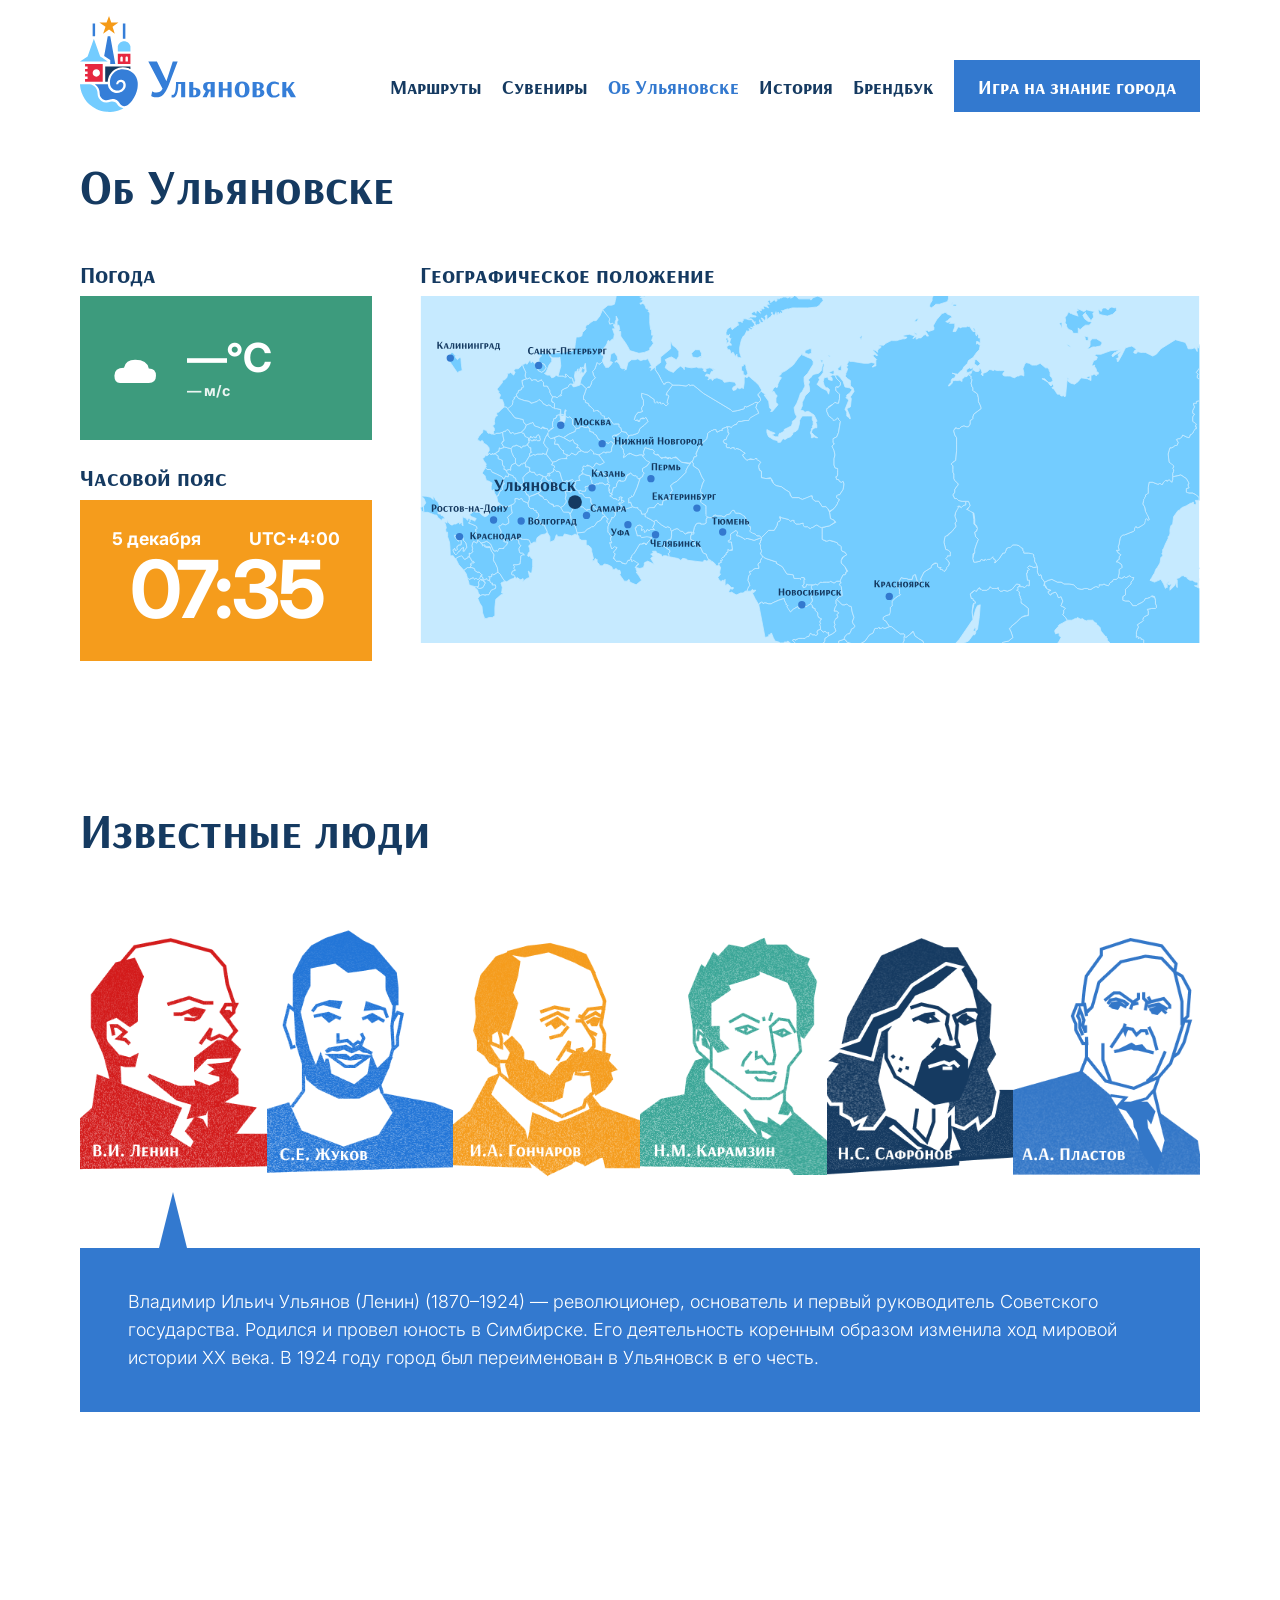
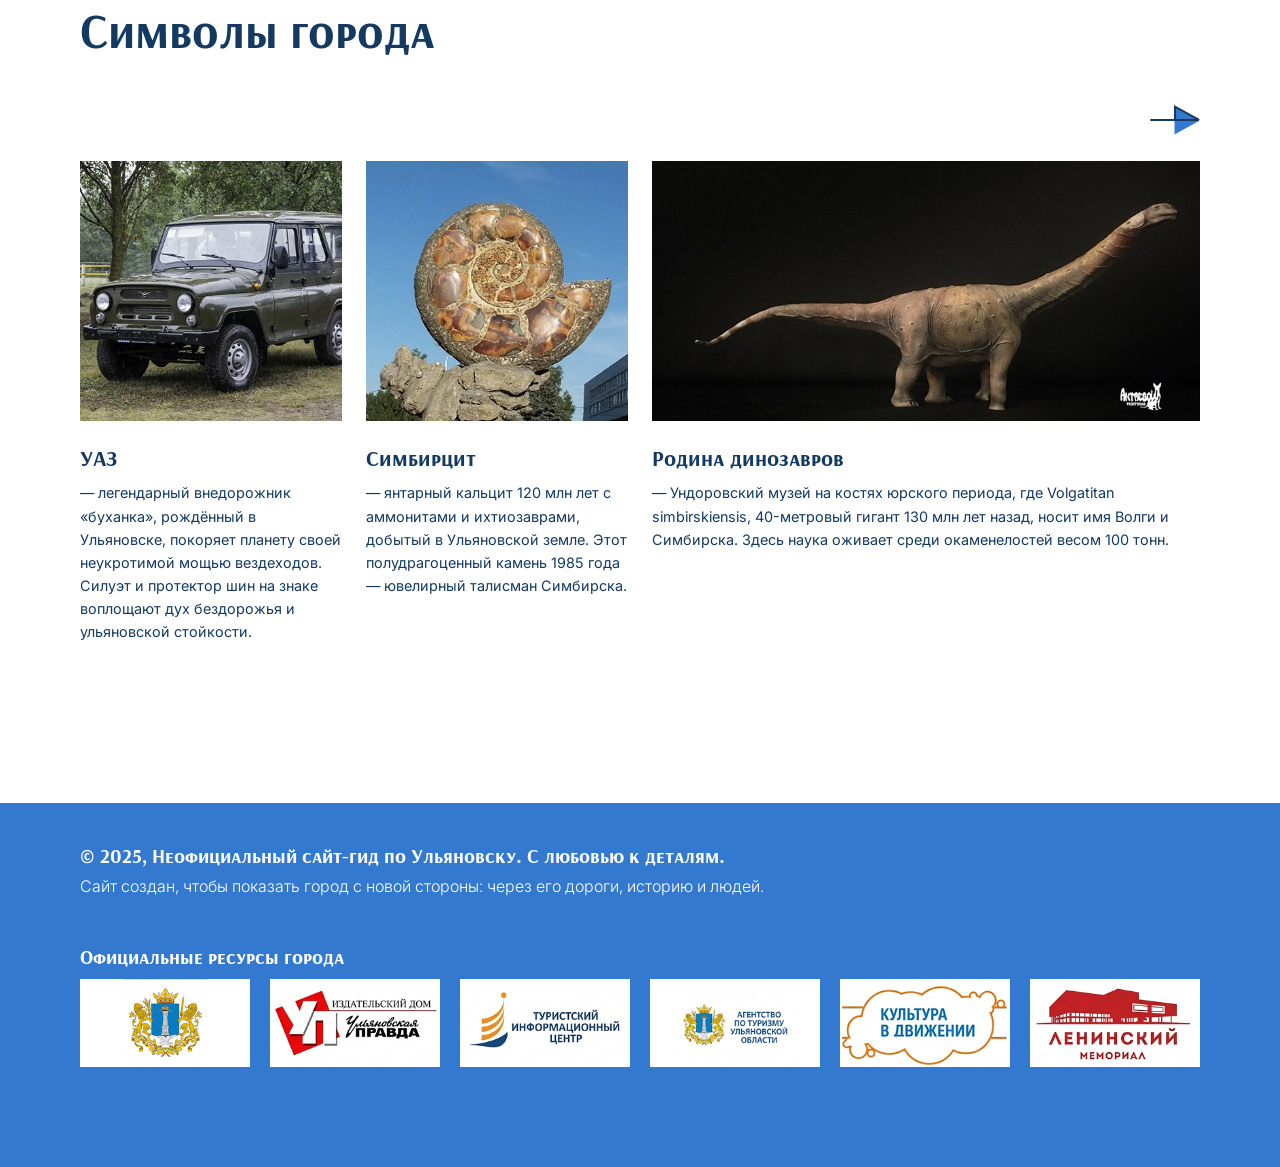
<file: about.html>
﻿<!DOCTYPE html>
<html lang="ru">
<head>
    <meta charset="UTF-8">
    <link rel="icon" type="image/svg+xml" href="img/icon_site.svg">
    <meta name="viewport" content="width=device-width, initial-scale=1.0">
    <title>Об Ульяновске</title>
    <link rel="stylesheet" href="css/style.css">
    <link rel="stylesheet" href="css/about.css">
</head>
<body>
    <div class="container">
        <header class="header">
            <div class="logo">
                <a href="index.html">
                    <img src="img/logo2.svg" alt="Логотип" class="logo-img">
                </a>
            </div>
            <button class="burger" aria-label="Меню">
                <span></span>
                <span></span>
                <span></span>
            </button>
            <nav class="nav">
                <div class="nav-links">
                    <a href="routes.html" class="nav-link">Маршруты</a>
                    <a href="souvenirs.html" class="nav-link">Сувениры</a>
                    <a href="about.html" class="nav-link nav-link--active">Об Ульяновске</a>
                    <a href="history.html" class="nav-link">История</a>
                    <a href="https://korsunovayul.github.io/Breandbook/" class="nav-link">Брендбук</a>
                </div>
                <a href="game.html" class="nav-link nav-link--cta">Игра на знание города</a>
            </nav>
            <div class="nav-overlay"></div>
        </header>
    </div>

    <main class="about-main">
        <div class="container">

            <h1 class="about-page-title">Об Ульяновске</h1>

            <div class="about-grid">

                <!-- Левая колонка: Погода + Часовой пояс (колонки 1–3) -->
                <div class="about-left">

                    <!-- Погода -->
                    <div class="about-section">
                        <h3 class="about-block-title">Погода</h3>
                        <div class="weather-card" id="weather-card">
                            <div class="weather-icon-wrap" id="weather-icon" aria-hidden="true"></div>
                            <div class="weather-data">
                                <div class="weather-temp" id="weather-temp">…</div>
                                <div class="weather-wind" id="weather-wind">…</div>
                            </div>
                        </div>
                    </div>

                    <!-- Часовой пояс -->
                    <div class="about-section">
                        <h3 class="about-block-title">Часовой пояс</h3>
                        <div class="tz-card">
                            <div class="tz-header">
                                <span class="tz-date" id="tz-date"></span>
                                <span class="tz-utc">UTC+4:00</span>
                            </div>
                            <div class="tz-time" id="tz-time">--:--</div>
                        </div>
                    </div>

                </div>

                <!-- Правая колонка: Географическое положение (колонки 5–12) -->
                <div class="about-right">
                    <h3 class="about-block-title">Географическое положение</h3>
                    <div class="geo-map">
                        <object data="img/Map_of_Russia.svg" type="image/svg+xml" class="geo-map-img" aria-label="Карта России с отмеченным Ульяновском"></object>
                    </div>
                </div>

            </div>

            <!-- ══ Известные люди ══ -->
            <section class="people-section">
                <h2 class="people-title">Известные люди</h2>

                <div class="people-grid" id="people-grid">

                    <div class="person-card active" data-index="0">
                        <div class="person-img-wrap">
                            <img src="img/famous-people/lenin.png" alt="Ленин В.И." class="person-img">
                        </div>
                        <span class="person-name">Ленин В.И.</span>
                    </div>

                    <div class="person-card" data-index="1">
                        <div class="person-img-wrap">
                            <img src="img/famous-people/zhukov.png" alt="Сергей Жуков" class="person-img">
                        </div>
                        <span class="person-name">Сергей Жуков</span>
                    </div>

                    <div class="person-card" data-index="2">
                        <div class="person-img-wrap">
                            <img src="img/famous-people/goncharov.png" alt="И.А. Гончаров" class="person-img">
                        </div>
                        <span class="person-name">И.А. Гончаров</span>
                    </div>

                    <div class="person-card" data-index="3">
                        <div class="person-img-wrap">
                            <img src="img/famous-people/karamzin.png" alt="Н.М. Карамзин" class="person-img">
                        </div>
                        <span class="person-name">Н.М. Карамзин</span>
                    </div>

                    <div class="person-card" data-index="4">
                        <div class="person-img-wrap">
                            <img src="img/famous-people/safronov.png" alt="Н. С. Сафронов" class="person-img">
                        </div>
                        <span class="person-name">Н. С. Сафронов</span>
                    </div>

                    <div class="person-card" data-index="5">
                        <div class="person-img-wrap">
                            <img src="img/famous-people/plastov.png" alt="А. А. Пластов" class="person-img">
                        </div>
                        <span class="person-name">А. А. Пластов</span>
                    </div>

                </div><!-- /people-grid -->

                <!-- Синяя панель с биографией -->
                <div class="people-bio" id="people-bio">
                    <p class="people-bio-text" id="people-bio-text">
                        Владимир Ильич Ульянов (Ленин) (1870–1924) — революционер, основатель и первый руководитель Советского государства. Родился и провел юность в Симбирске. Его деятельность коренным образом изменила ход мировой истории XX века. В 1924 году город был переименован в Ульяновск в его честь.
                    </p>
                </div>

            </section><!-- /people-section -->

        <!-- ══ Символы города ══ -->
        <section class="symbols-section">
            <h2 class="symbols-title">Символы города</h2>

            <div class="symbols-nav">
                <!-- Левая стрелка: тот же SVG что и правая, зеркалим через CSS scaleX(-1) -->
                <button class="symbols-arrow symbols-arrow--prev" id="sym-prev" aria-label="Предыдущие символы">
                    <svg viewBox="0 0 71 46" fill="none" xmlns="http://www.w3.org/2000/svg">
                        <path class="arrow-fill" d="M70 23.0386L34.75 42.5241L34.75 3.553L70 23.0386Z"/>
                        <path class="arrow-stroke" d="M0 21.5386H35.5M35.5 21.5386H70L35.5 2.53857V21.5386Z" stroke-width="3"/>
                    </svg>
                </button>
                <!-- Правая стрелка -->
                <button class="symbols-arrow symbols-arrow--next" id="sym-next" aria-label="Следующие символы">
                    <svg viewBox="0 0 71 46" fill="none" xmlns="http://www.w3.org/2000/svg">
                        <path class="arrow-fill" d="M70 23.0386L34.75 42.5241L34.75 3.553L70 23.0386Z"/>
                        <path class="arrow-stroke" d="M0 21.5386H35.5M35.5 21.5386H70L35.5 2.53857V21.5386Z" stroke-width="3"/>
                    </svg>
                </button>
            </div>

            <div class="symbols-track-wrap">
                <div class="symbols-track" id="symbols-track">

                    <!-- ═══ Страница 1: УАЗ (3) + Симбирцит (3) + Родина динозавров (6) ═══ -->
                    <div class="symbols-page">

                        <div class="symbol-card symbol-card--3">
                            <div class="symbol-img-wrap">
                                <img src="img/city-symbols/uaz.png" alt="УАЗ" class="symbol-img">
                            </div>
                            <div class="symbol-info">
                                <h3 class="symbol-name">УАЗ</h3>
                                <p class="symbol-desc">— легендарный внедорожник «буханка», рождённый в Ульяновске, покоряет планету своей неукротимой мощью вездеходов. Силуэт и протектор шин на знаке воплощают дух бездорожья и ульяновской стойкости.</p>
                            </div>
                        </div>

                        <div class="symbol-card symbol-card--3">
                            <div class="symbol-img-wrap">
                                <img src="img/city-symbols/Group 670.png" alt="Симбирцит" class="symbol-img">
                            </div>
                            <div class="symbol-info">
                                <h3 class="symbol-name">Симбирцит</h3>
                                <p class="symbol-desc">— янтарный кальцит 120 млн лет с аммонитами и ихтиозаврами, добытый в Ульяновской земле. Этот полудрагоценный камень 1985 года — ювелирный талисман Симбирска.</p>
                            </div>
                        </div>

                        <div class="symbol-card symbol-card--6">
                            <div class="symbol-img-wrap">
                                <img src="img/city-symbols/homeland-dinosaurs.png" alt="Родина динозавров" class="symbol-img">
                            </div>
                            <div class="symbol-info">
                                <h3 class="symbol-name">Родина динозавров</h3>
                                <p class="symbol-desc">— Ундоровский музей на костях юрского периода, где Volgatitan simbirskiensis, 40-метровый гигант 130 млн лет назад, носит имя Волги и Симбирска. Здесь наука оживает среди окаменелостей весом 100 тонн.</p>
                            </div>
                        </div>

                    </div><!-- /symbols-page 1 -->

                    <!-- ═══ Страница 2: Обломов (3) + Родина «Ё» (3) + Родина самолётов (6) ═══ -->
                    <div class="symbols-page">

                        <div class="symbol-card symbol-card--3">
                            <div class="symbol-img-wrap">
                                <img src="img/city-symbols/oblomov.png" alt="Обломов" class="symbol-img">
                            </div>
                            <div class="symbol-info">
                                <h3 class="symbol-name">Обломов</h3>
                                <p class="symbol-desc">— симбирский соня из романа Гончаровского, где город стал «громадной сонной деревней» с Обломовским фестивалем и диваном. Атмосфера Ульяновска вдохновила лень как искусство.</p>
                            </div>
                        </div>

                        <div class="symbol-card symbol-card--3">
                            <div class="symbol-img-wrap">
                                <img src="img/city-symbols/homeland-yo.png" alt='Родина «Ё»' class="symbol-img">
                            </div>
                            <div class="symbol-info">
                                <h3 class="symbol-name">Родина «Ё»</h3>
                                <p class="symbol-desc">— Симбирск подарил русский алфавит букве благодаря Карамзину, сменившему «io» на «ё» в стихах 1797 года. Эта искра гения навсегда оживила язык, и сегодня она сияет как гордость города.</p>
                            </div>
                        </div>

                        <div class="symbol-card symbol-card--6">
                            <div class="symbol-img-wrap">
                                <img src="img/city-symbols/homeland-planes.png" alt="Родина самолётов" class="symbol-img">
                            </div>
                            <div class="symbol-info">
                                <h3 class="symbol-name">Родина самолётов</h3>
                                <p class="symbol-desc">— «Авиастар» куёт Ил-76 и «Русланы», стратегические крылья России для неба и космоса. Ульяновск взлетает на рекордных грузах, обслуживая Ан-124 для глобальных миссий.</p>
                            </div>
                        </div>

                    </div><!-- /symbols-page 2 -->

                </div><!-- /symbols-track -->
            </div><!-- /symbols-track-wrap -->
        </section><!-- /symbols-section -->

        </div>
    </main>

    <!-- Футер -->
    <footer class="footer">
        <div class="container">
            <div class="footer-content">
                <p class="footer-copyright">© 2025,&nbsp;Неофициальный сайт-гид по&nbsp;Ульяновску. С&nbsp;любовью к&nbsp;деталям.</p>
                <p class="footer-description">Сайт создан, чтобы показать город с&nbsp;новой стороны: через его дороги, историю и&nbsp;людей.</p>
                <h3 class="footer-resources-title">Официальные ресурсы города</h3>
                <div class="footer-resources">
                    <div class="footer-resources-track">
                        <div class="footer-resource"><a href="https://ulgov.gosuslugi.ru/" target="_blank" rel="noopener"><img src="img/resources/Rectangle 241.png" alt="Ресурс 1"></a></div>
                        <div class="footer-resource"><a href="https://ulgov.gosuslugi.ru/" target="_blank" rel="noopener"><img src="img/resources/Rectangle 242.png" alt="Ресурс 2"></a></div>
                        <div class="footer-resource"><a href="https://tic73.ru/" target="_blank" rel="noopener"><img src="img/resources/Rectangle 243.png" alt="Ресурс 3"></a></div>
                        <div class="footer-resource"><a href="https://visit-ulyanovsk.ru/" target="_blank" rel="noopener"><img src="img/resources/Rectangle 244.png" alt="Ресурс 4"></a></div>
                        <div class="footer-resource"><a href="https://visit-ulyanovsk.ru/" target="_blank" rel="noopener"><img src="img/resources/Rectangle 245.png" alt="Ресурс 5"></a></div>
                        <div class="footer-resource"><a href="https://leninmemorial.ru/" target="_blank" rel="noopener"><img src="img/resources/Rectangle 246.png" alt="Ресурс 6"></a></div>
                        <div class="footer-resource"><a href="https://ulgov.gosuslugi.ru/" target="_blank" rel="noopener"><img src="img/resources/Rectangle 241.png" alt="Ресурс 1"></a></div>
                        <div class="footer-resource"><a href="https://ulgov.gosuslugi.ru/" target="_blank" rel="noopener"><img src="img/resources/Rectangle 242.png" alt="Ресурс 2"></a></div>
                        <div class="footer-resource"><a href="https://tic73.ru/" target="_blank" rel="noopener"><img src="img/resources/Rectangle 243.png" alt="Ресурс 3"></a></div>
                        <div class="footer-resource"><a href="https://visit-ulyanovsk.ru/" target="_blank" rel="noopener"><img src="img/resources/Rectangle 244.png" alt="Ресурс 4"></a></div>
                        <div class="footer-resource"><a href="https://visit-ulyanovsk.ru/" target="_blank" rel="noopener"><img src="img/resources/Rectangle 245.png" alt="Ресурс 5"></a></div>
                        <div class="footer-resource"><a href="https://leninmemorial.ru/" target="_blank" rel="noopener"><img src="img/resources/Rectangle 246.png" alt="Ресурс 6"></a></div>
                    </div>
                </div>
            </div>
        </div>
    </footer>

    <script src="js/script.js"></script>
    <script src="js/about.js"></script>
</body>
</html>
</file>
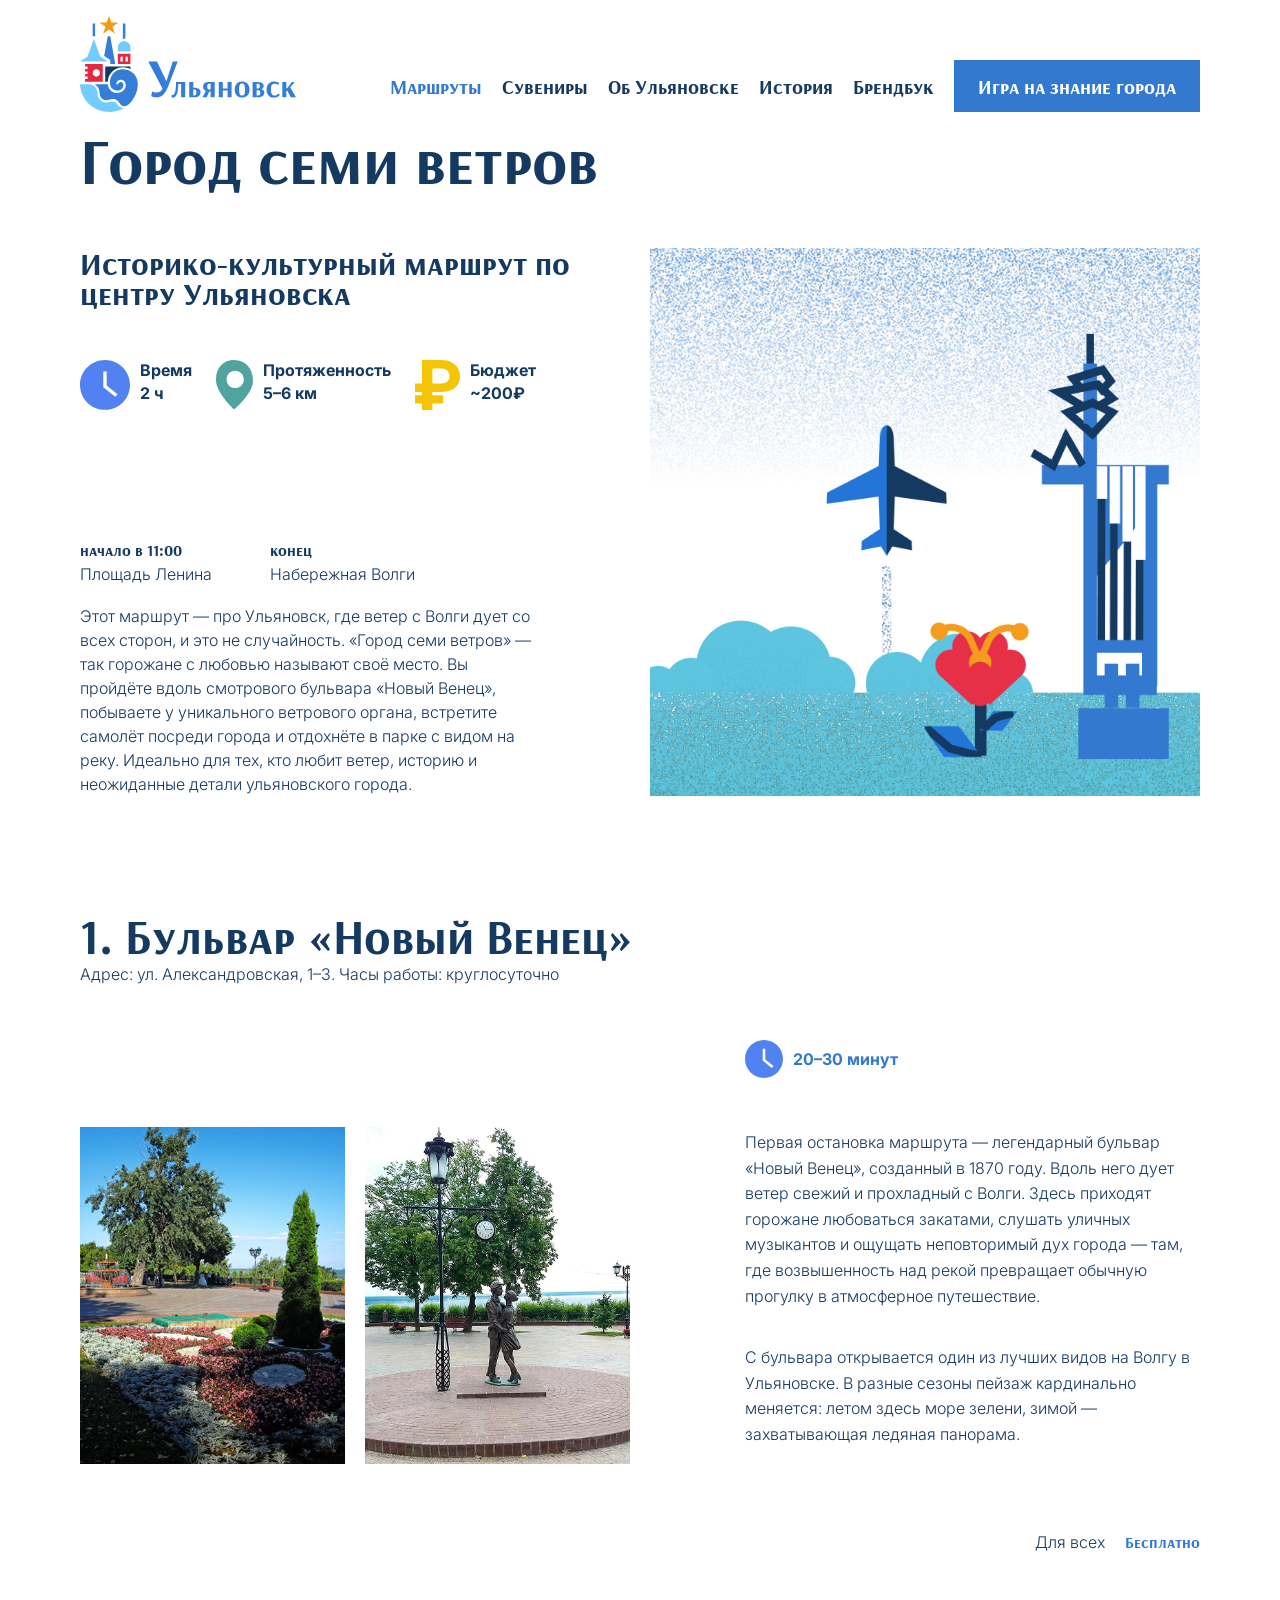
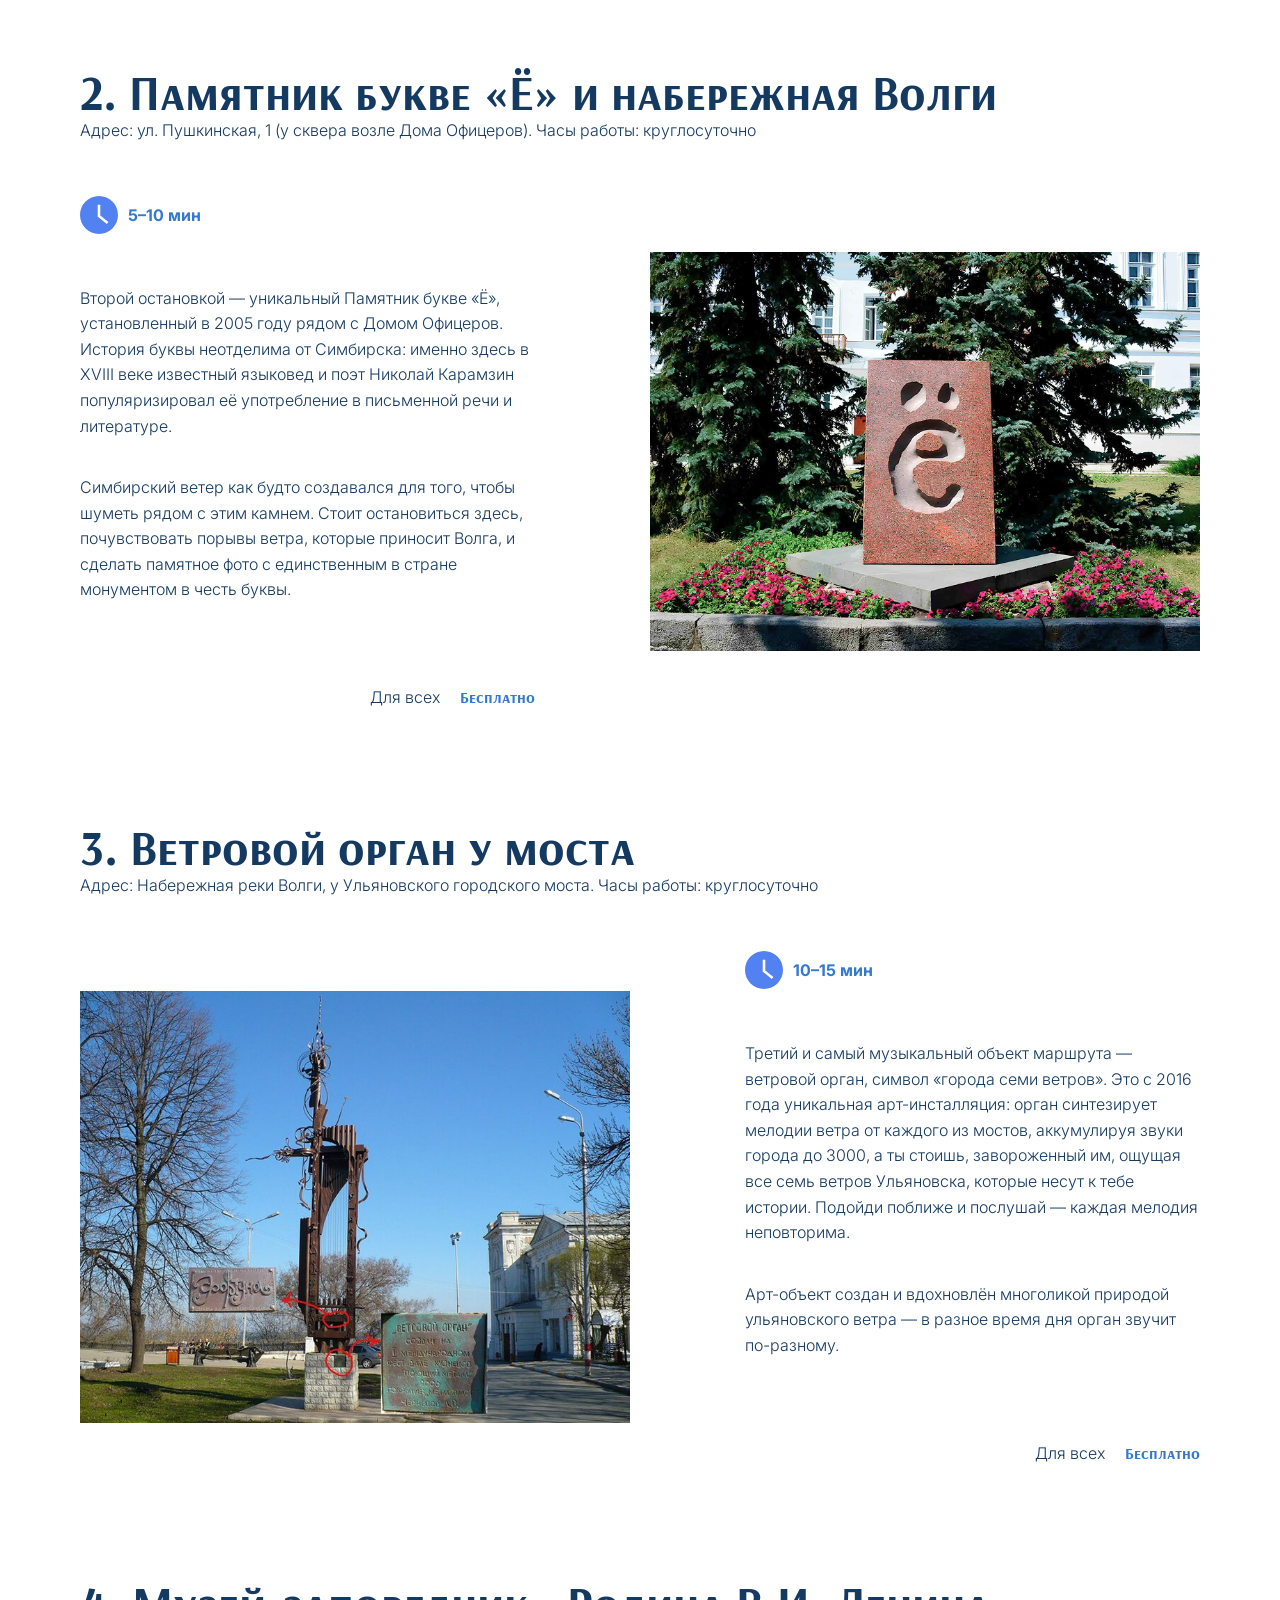
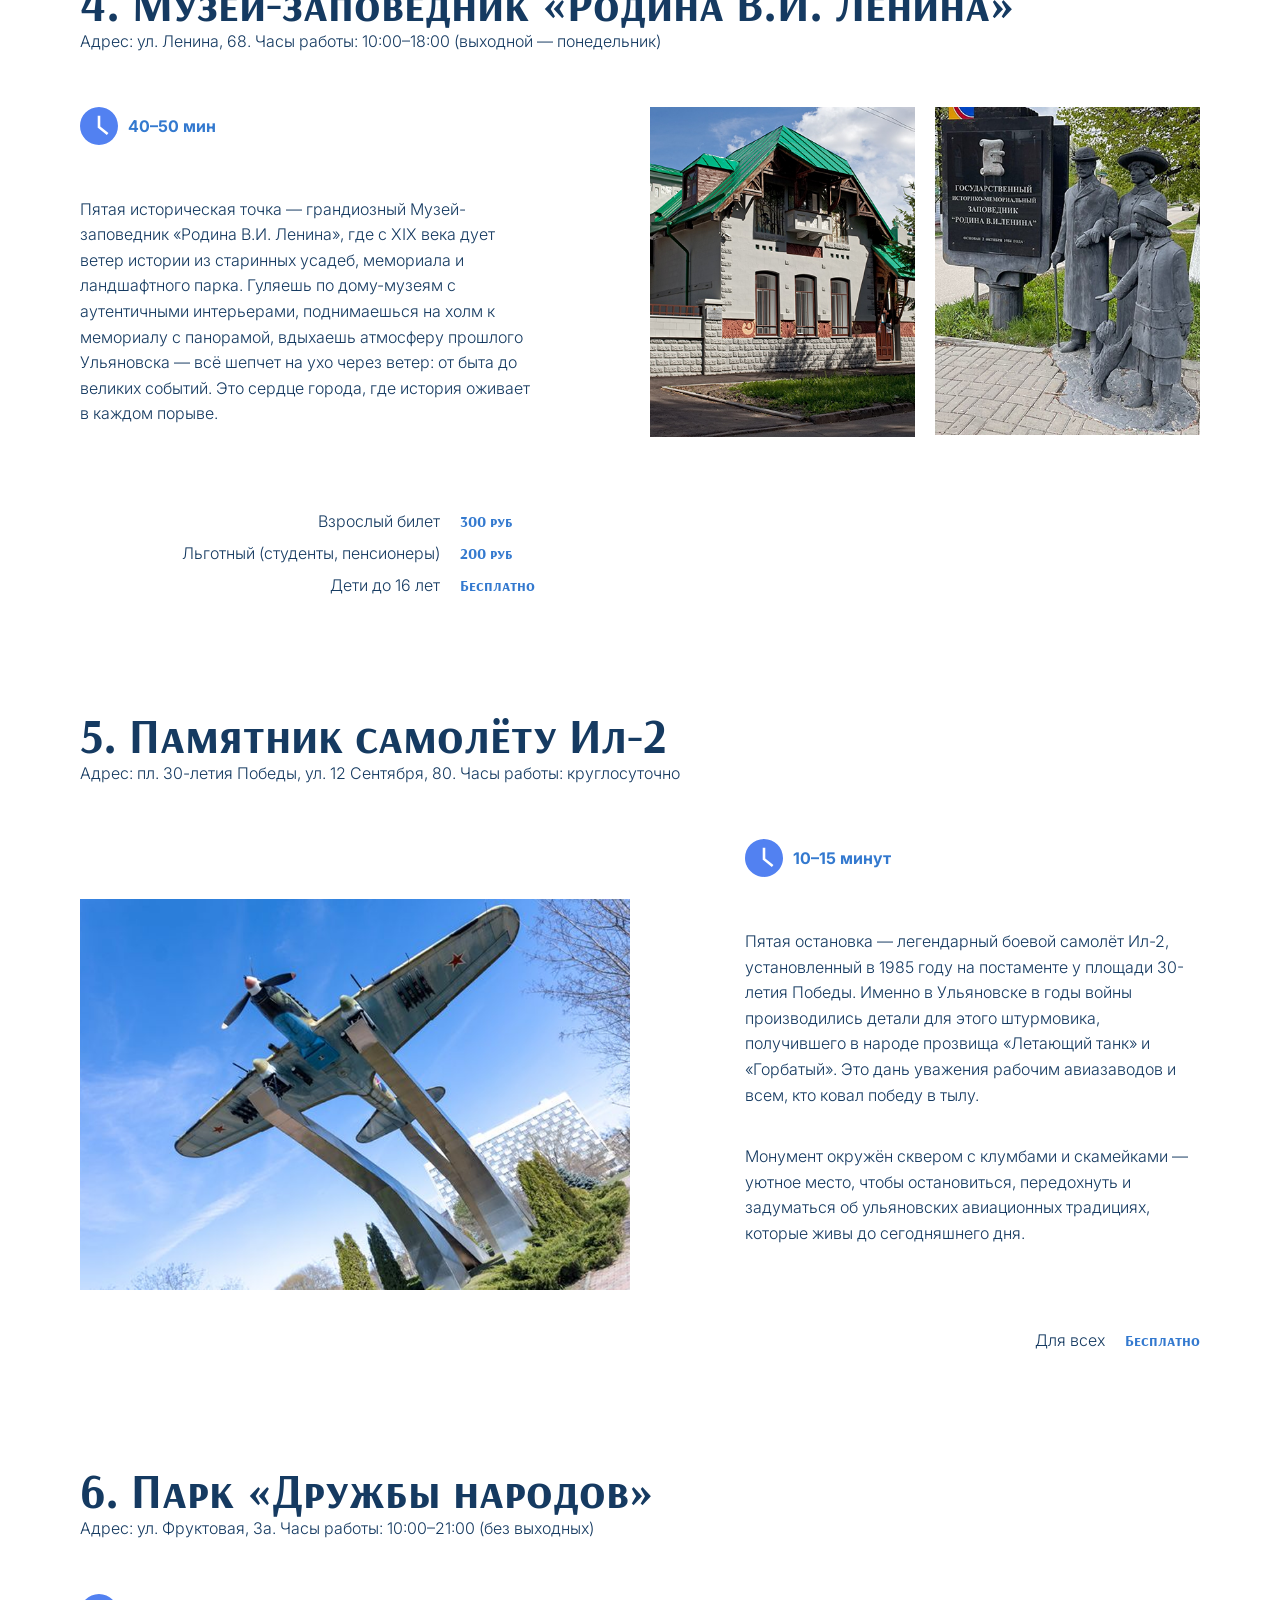
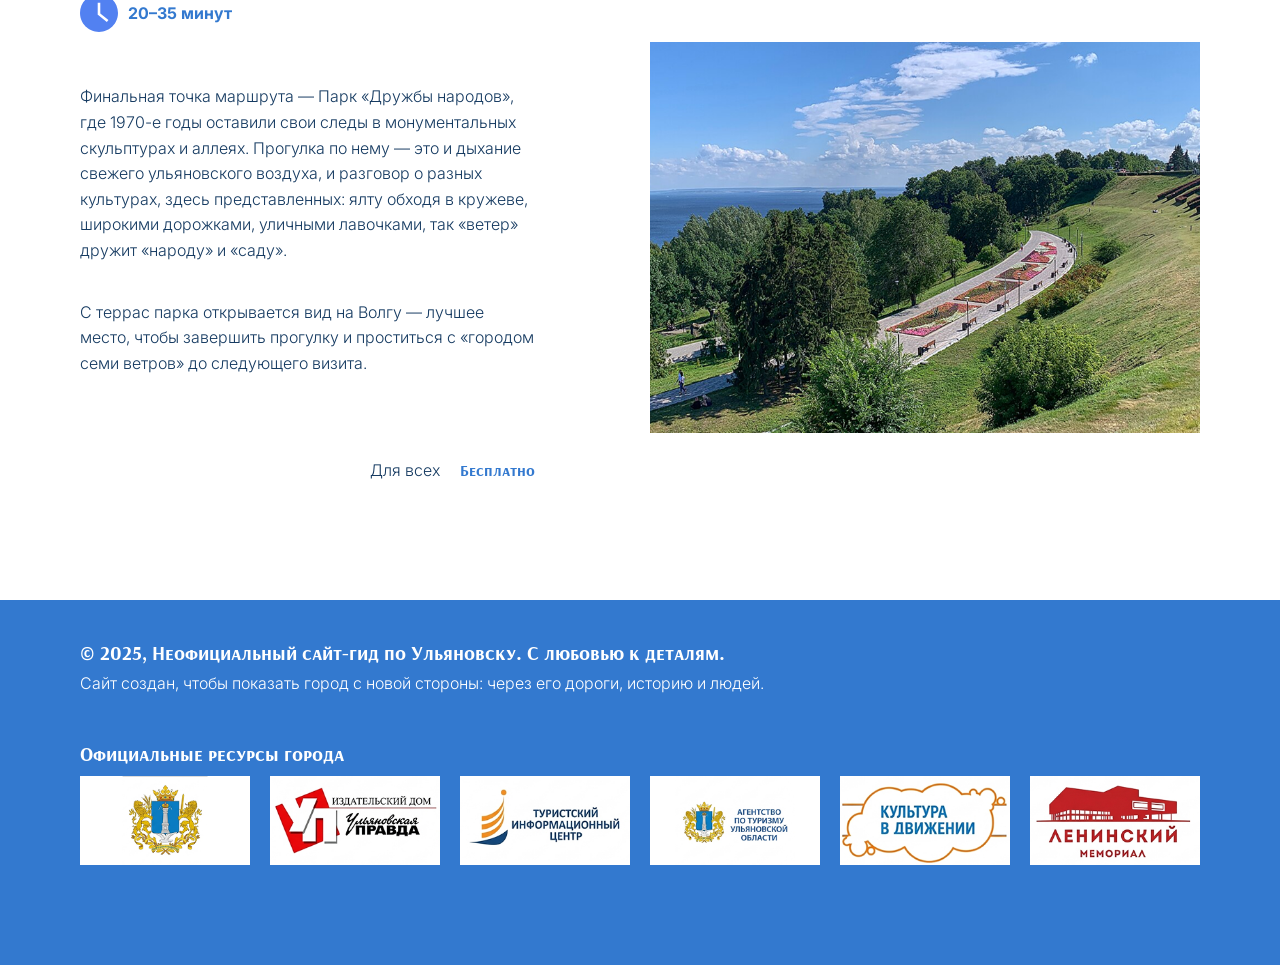
<file: city-of-seven-winds.html>
﻿<!DOCTYPE html>
<html lang="ru">
<head>
    <meta charset="UTF-8">
    <link rel="icon" type="image/svg+xml" href="img/icon_site.svg">
    <meta name="viewport" content="width=device-width, initial-scale=1.0">
    <title>Город семи ветров — Ульяновск</title>
    <link rel="stylesheet" href="css/style.css">
    <link rel="stylesheet" href="css/literary-walk.css">
</head>
<body>
    <div class="container">
        <header class="header">
            <div class="logo">
                <a href="index.html">
                    <img src="img/logo2.svg" alt="Логотип" class="logo-img">
                </a>
            </div>
            <button class="burger" aria-label="Меню">
                <span></span>
                <span></span>
                <span></span>
            </button>
            <nav class="nav">
                <div class="nav-links">
                    <a href="routes.html" class="nav-link nav-link--active">Маршруты</a>
                    <a href="souvenirs.html" class="nav-link">Сувениры</a>
                    <a href="about.html" class="nav-link">Об Ульяновске</a>
                    <a href="history.html" class="nav-link">История</a>
                    <a href="https://korsunovayul.github.io/Breandbook/" class="nav-link">Брендбук</a>
                </div>
                <a href="game.html" class="nav-link nav-link--cta">Игра на знание города</a>
            </nav>
            <div class="nav-overlay"></div>
        </header>

        <main class="main">

            <!-- ===== БЛОК 1: ПОСАДОЧНЫЙ ===== -->
            <section class="rp-landing">
                <h1 class="rp-title">Город семи ветров</h1>

                <div class="rp-intro">
                    <div class="rp-info">
                        <h2 class="rp-subtitle">Историко-культурный маршрут по центру Ульяновска</h2>

                        <div class="rp-stats">
                            <div class="rp-stat">
                                <img src="img/routes/icon-time.svg" alt="Время" class="rp-stat__icon rp-stat__icon--time">
                                <div class="rp-stat__text">
                                    <span class="rp-stat__label">Время</span>
                                    <span class="rp-stat__value">2 ч</span>
                                </div>
                            </div>
                            <div class="rp-stat">
                                <img src="img/routes/icon-distance.svg" alt="Протяжённость" class="rp-stat__icon rp-stat__icon--distance">
                                <div class="rp-stat__text">
                                    <span class="rp-stat__label">Протяженность</span>
                                    <span class="rp-stat__value">5–6 км</span>
                                </div>
                            </div>
                            <div class="rp-stat">
                                <img src="img/routes/icon-budget.svg" alt="Бюджет" class="rp-stat__icon rp-stat__icon--budget">
                                <div class="rp-stat__text">
                                    <span class="rp-stat__label">Бюджет</span>
                                    <span class="rp-stat__value">~200₽</span>
                                </div>
                            </div>
                        </div>

                        <div class="rp-points">
                            <div class="rp-point">
                                <span class="rp-point__label">Начало в 11:00</span>
                                <p class="rp-point__text">Площадь Ленина</p>
                            </div>
                            <div class="rp-point">
                                <span class="rp-point__label">Конец</span>
                                <p class="rp-point__text">Набережная Волги</p>
                            </div>
                        </div>

                        <p class="rp-description">Этот маршрут — про Ульяновск, где ветер с Волги дует со всех сторон, и это не случайность. «Город семи ветров» — так горожане с любовью называют своё место. Вы пройдёте вдоль смотрового бульвара «Новый Венец», побываете у уникального ветрового органа, встретите самолёт посреди города и отдохнёте в парке с видом на реку. Идеально для тех, кто любит ветер, историю и неожиданные детали ульяновского города.</p>
                    </div>

                    <div class="rp-image">
                        <img src="img/routes/route3-cover.png" alt="Город семи ветров">
                    </div>
                </div>
            </section>

            <!-- ===== БЛОК 2: БУЛЬВАР «НОВЫЙ ВЕНЕЦ» ===== -->
            <section class="rp-block">
                <h2 class="rp-block__title">1. Бульвар «Новый Венец»</h2>
                <p class="rp-block__address">Адрес: ул. Александровская, 1–3. Часы работы: круглосуточно</p>

                <div class="rp-block__grid">
                    <div class="rp-block__photo rp-block__photo--a">
                        <img src="img/routes/route3/stop1.png" alt="Бульвар Новый Венец">
                    </div>
                    <div class="rp-block__photo rp-block__photo--b">
                        <img src="img/routes/route3/stop1-2.png" alt="Бульвар Новый Венец 2">
                    </div>
                    <div class="rp-block__spacer"></div>
                    <div class="rp-block__text">
                        <div class="rp-block__time-row">
                            <img src="img/routes/icon-time.svg" alt="Время" class="rp-block__time-icon">
                            <span class="rp-block__time-label">20–30 минут</span>
                        </div>
                        <p class="rp-block__desc">Первая остановка маршрута — легендарный бульвар «Новый Венец», созданный в 1870 году. Вдоль него дует ветер свежий и прохладный с Волги. Здесь приходят горожане любоваться закатами, слушать уличных музыкантов и ощущать неповторимый дух города — там, где возвышенность над рекой превращает обычную прогулку в атмосферное путешествие.</p>
                        <p class="rp-block__desc">С бульвара открывается один из лучших видов на Волгу в Ульяновске. В разные сезоны пейзаж кардинально меняется: летом здесь море зелени, зимой — захватывающая ледяная панорама.</p>
                        <div class="rp-block__pricing--free">
                            <span class="rp-block__audience">Для всех</span>
                            <span class="rp-block__price">Бесплатно</span>
                        </div>
                    </div>
                </div>
            </section>

            <!-- ===== БЛОК 3: ПАМЯТНИК БУКВЕ «Ё» ===== -->
            <section class="rp-block rp-block--reverse">
                <h2 class="rp-block__title">2. Памятник букве «Ё» и набережная Волги</h2>
                <p class="rp-block__address">Адрес: ул. Пушкинская, 1 (у сквера возле Дома Офицеров). Часы работы: круглосуточно</p>

                <div class="rp-block__grid rp-block__grid--reverse">
                    <div class="rp-block__text rp-block__text--left">
                        <div class="rp-block__time-row" style="grid-column: 1 / -1">
                            <img src="img/routes/icon-time.svg" alt="Время" class="rp-block__time-icon">
                            <span class="rp-block__time-label">5–10 мин</span>
                        </div>
                        <p class="rp-block__desc">Второй остановкой — уникальный Памятник букве «Ё», установленный в 2005 году рядом с Домом Офицеров. История буквы неотделима от Симбирска: именно здесь в XVIII веке известный языковед и поэт Николай Карамзин популяризировал её употребление в письменной речи и литературе.</p>
                        <p class="rp-block__desc">Симбирский ветер как будто создавался для того, чтобы шуметь рядом с этим камнем. Стоит остановиться здесь, почувствовать порывы ветра, которые приносит Волга, и сделать памятное фото с единственным в стране монументом в честь буквы.</p>
                        <div class="rp-block__pricing--free">
                            <span class="rp-block__audience">Для всех</span>
                            <span class="rp-block__price">Бесплатно</span>
                        </div>
                    </div>
                    <div class="rp-block__spacer rp-block__spacer--mid"></div>
                    <div class="rp-block__photo rp-block__photo--right">
                        <img src="img/routes/route3/stop2.png" alt="Памятник букве Ё">
                    </div>
                </div>
            </section>

            <!-- ===== БЛОК 4: ВЕТРОВОЙ ОРГАН ===== -->
            <section class="rp-block">
                <h2 class="rp-block__title">3. Ветровой орган у моста</h2>
                <p class="rp-block__address">Адрес: Набережная реки Волги, у Ульяновского городского моста. Часы работы: круглосуточно</p>

                <div class="rp-block__grid">
                    <div class="rp-block__photo rp-block__photo--single">
                        <img src="img/routes/route3/stop3.png" alt="Ветровой орган у моста">
                    </div>
                    <div class="rp-block__spacer"></div>
                    <div class="rp-block__text">
                        <div class="rp-block__time-row">
                            <img src="img/routes/icon-time.svg" alt="Время" class="rp-block__time-icon">
                            <span class="rp-block__time-label">10–15 мин</span>
                        </div>
                        <p class="rp-block__desc">Третий и самый музыкальный объект маршрута — ветровой орган, символ «города семи ветров». Это с 2016 года уникальная арт-инсталляция: орган синтезирует мелодии ветра от каждого из мостов, аккумулируя звуки города до 3000, а ты стоишь, завороженный им, ощущая все семь ветров Ульяновска, которые несут к тебе истории. Подойди поближе и послушай — каждая мелодия неповторима.</p>
                        <p class="rp-block__desc">Арт-объект создан и вдохновлён многоликой природой ульяновского ветра — в разное время дня орган звучит по-разному.</p>
                        <div class="rp-block__pricing--free">
                            <span class="rp-block__audience">Для всех</span>
                            <span class="rp-block__price">Бесплатно</span>
                        </div>
                    </div>
                </div>
            </section>

            <!-- ===== БЛОК 5: МУЗЕЙ-ЗАПОВЕДНИК ===== -->
            <section class="rp-block rp-block--reverse">
                <h2 class="rp-block__title">4. Музей-заповедник «Родина В.И. Ленина»</h2>
                <p class="rp-block__address">Адрес: ул. Ленина, 68. Часы работы: 10:00–18:00 (выходной — понедельник)</p>

                <div class="rp-block__grid rp-block__grid--reverse-2p">
                    <div class="rp-block__text rp-block__text--left">
                        <div class="rp-block__time-row" style="grid-column: 1 / -1">
                            <img src="img/routes/icon-time.svg" alt="Время" class="rp-block__time-icon">
                            <span class="rp-block__time-label">40–50 мин</span>
                        </div>
                        <p class="rp-block__desc">Пятая историческая точка — грандиозный Музей-заповедник «Родина В.И. Ленина», где с XIX века дует ветер истории из старинных усадеб, мемориала и ландшафтного парка. Гуляешь по дому-музеям с аутентичными интерьерами, поднимаешься на холм к мемориалу с панорамой, вдыхаешь атмосферу прошлого Ульяновска — всё шепчет на ухо через ветер: от быта до великих событий. Это сердце города, где история оживает в каждом порыве.</p>
                        <div class="rp-block__pricing">
                            <span class="rp-block__price-label">Взрослый билет</span>
                            <span class="rp-block__price-value">300 руб</span>
                            <span class="rp-block__price-label">Льготный (студенты, пенсионеры)</span>
                            <span class="rp-block__price-value">200 руб</span>
                            <span class="rp-block__price-label">Дети до 16 лет</span>
                            <span class="rp-block__price-value">Бесплатно</span>
                        </div>
                    </div>
                    <div class="rp-block__spacer rp-block__spacer--mid"></div>
                    <div class="rp-block__photo rp-block__photo--c">
                        <img src="img/routes/route3/stop4.png" alt="Музей-заповедник Родина Ленина">
                    </div>
                    <div class="rp-block__photo rp-block__photo--d">
                        <img src="img/routes/route3/stop4-2.png" alt="Музей-заповедник Родина Ленина 2">
                    </div>
                </div>
            </section>

            <!-- ===== БЛОК 6: ПАМЯТНИК САМОЛЁТУ ИЛ-2 ===== -->
            <section class="rp-block">
                <h2 class="rp-block__title">5. Памятник самолёту Ил-2</h2>
                <p class="rp-block__address">Адрес: пл. 30-летия Победы, ул. 12 Сентября, 80. Часы работы: круглосуточно</p>

                <div class="rp-block__grid">
                    <div class="rp-block__photo rp-block__photo--single">
                        <img src="img/routes/route3/stop5.png" alt="Памятник самолёту Ил-2">
                    </div>
                    <div class="rp-block__spacer"></div>
                    <div class="rp-block__text">
                        <div class="rp-block__time-row">
                            <img src="img/routes/icon-time.svg" alt="Время" class="rp-block__time-icon">
                            <span class="rp-block__time-label">10–15 минут</span>
                        </div>
                        <p class="rp-block__desc">Пятая остановка — легендарный боевой самолёт Ил-2, установленный в 1985 году на постаменте у площади 30-летия Победы. Именно в Ульяновске в годы войны производились детали для этого штурмовика, получившего в народе прозвища «Летающий танк» и «Горбатый». Это дань уважения рабочим авиазаводов и всем, кто ковал победу в тылу.</p>
                        <p class="rp-block__desc">Монумент окружён сквером с клумбами и скамейками — уютное место, чтобы остановиться, передохнуть и задуматься об ульяновских авиационных традициях, которые живы до сегодняшнего дня.</p>
                        <div class="rp-block__pricing--free">
                            <span class="rp-block__audience">Для всех</span>
                            <span class="rp-block__price">Бесплатно</span>
                        </div>
                    </div>
                </div>
            </section>

            <!-- ===== БЛОК 7: ПАРК «ДРУЖБЫ НАРОДОВ» ===== -->
            <section class="rp-block rp-block--reverse">
                <h2 class="rp-block__title">6. Парк «Дружбы народов»</h2>
                <p class="rp-block__address">Адрес: ул. Фруктовая, 3а. Часы работы: 10:00–21:00 (без выходных)</p>

                <div class="rp-block__grid rp-block__grid--reverse">
                    <div class="rp-block__text rp-block__text--left">
                        <div class="rp-block__time-row" style="grid-column: 1 / -1">
                            <img src="img/routes/icon-time.svg" alt="Время" class="rp-block__time-icon">
                            <span class="rp-block__time-label">20–35 минут</span>
                        </div>
                        <p class="rp-block__desc">Финальная точка маршрута — Парк «Дружбы народов», где 1970-е годы оставили свои следы в монументальных скульптурах и аллеях. Прогулка по нему — это и дыхание свежего ульяновского воздуха, и разговор о разных культурах, здесь представленных: ялту обходя в кружеве, широкими дорожками, уличными лавочками, так «ветер» дружит «народу» и «саду».</p>
                        <p class="rp-block__desc">С террас парка открывается вид на Волгу — лучшее место, чтобы завершить прогулку и проститься с «городом семи ветров» до следующего визита.</p>
                        <div class="rp-block__pricing--free">
                            <span class="rp-block__audience">Для всех</span>
                            <span class="rp-block__price">Бесплатно</span>
                        </div>
                    </div>
                    <div class="rp-block__spacer rp-block__spacer--mid"></div>
                    <div class="rp-block__photo rp-block__photo--right">
                        <img src="img/routes/route3/stop6.png" alt="Парк Дружбы народов">
                    </div>
                </div>
            </section>

        </main>
    </div>

    <footer class="footer">
        <div class="container">
            <div class="footer-content">
                <p class="footer-copyright">© 2025,&nbsp;Неофициальный сайт-гид по&nbsp;Ульяновску. С&nbsp;любовью к&nbsp;деталям.</p>
                <p class="footer-description">Сайт создан, чтобы показать город с&nbsp;новой стороны: через его дороги, историю и&nbsp;людей.</p>
                <h3 class="footer-resources-title">Официальные ресурсы города</h3>
                <div class="footer-resources">
                    <div class="footer-resources-track">
                        <div class="footer-resource"><a href="https://ulgov.gosuslugi.ru/" target="_blank" rel="noopener"><img src="img/resources/Rectangle 241.png" alt="Ресурс 1"></a></div>
                        <div class="footer-resource"><a href="https://ulgov.gosuslugi.ru/" target="_blank" rel="noopener"><img src="img/resources/Rectangle 242.png" alt="Ресурс 2"></a></div>
                        <div class="footer-resource"><a href="https://tic73.ru/" target="_blank" rel="noopener"><img src="img/resources/Rectangle 243.png" alt="Ресурс 3"></a></div>
                        <div class="footer-resource"><a href="https://visit-ulyanovsk.ru/" target="_blank" rel="noopener"><img src="img/resources/Rectangle 244.png" alt="Ресурс 4"></a></div>
                        <div class="footer-resource"><a href="https://visit-ulyanovsk.ru/" target="_blank" rel="noopener"><img src="img/resources/Rectangle 245.png" alt="Ресурс 5"></a></div>
                        <div class="footer-resource"><a href="https://leninmemorial.ru/" target="_blank" rel="noopener"><img src="img/resources/Rectangle 246.png" alt="Ресурс 6"></a></div>
                        <div class="footer-resource"><a href="https://ulgov.gosuslugi.ru/" target="_blank" rel="noopener"><img src="img/resources/Rectangle 241.png" alt="Ресурс 1"></a></div>
                        <div class="footer-resource"><a href="https://ulgov.gosuslugi.ru/" target="_blank" rel="noopener"><img src="img/resources/Rectangle 242.png" alt="Ресурс 2"></a></div>
                        <div class="footer-resource"><a href="https://tic73.ru/" target="_blank" rel="noopener"><img src="img/resources/Rectangle 243.png" alt="Ресурс 3"></a></div>
                        <div class="footer-resource"><a href="https://visit-ulyanovsk.ru/" target="_blank" rel="noopener"><img src="img/resources/Rectangle 244.png" alt="Ресурс 4"></a></div>
                        <div class="footer-resource"><a href="https://visit-ulyanovsk.ru/" target="_blank" rel="noopener"><img src="img/resources/Rectangle 245.png" alt="Ресурс 5"></a></div>
                        <div class="footer-resource"><a href="https://leninmemorial.ru/" target="_blank" rel="noopener"><img src="img/resources/Rectangle 246.png" alt="Ресурс 6"></a></div>
                    </div>
                </div>
            </div>
        </div>
    </footer>

    <script src="js/script.js"></script>
</body>
</html>
</file>
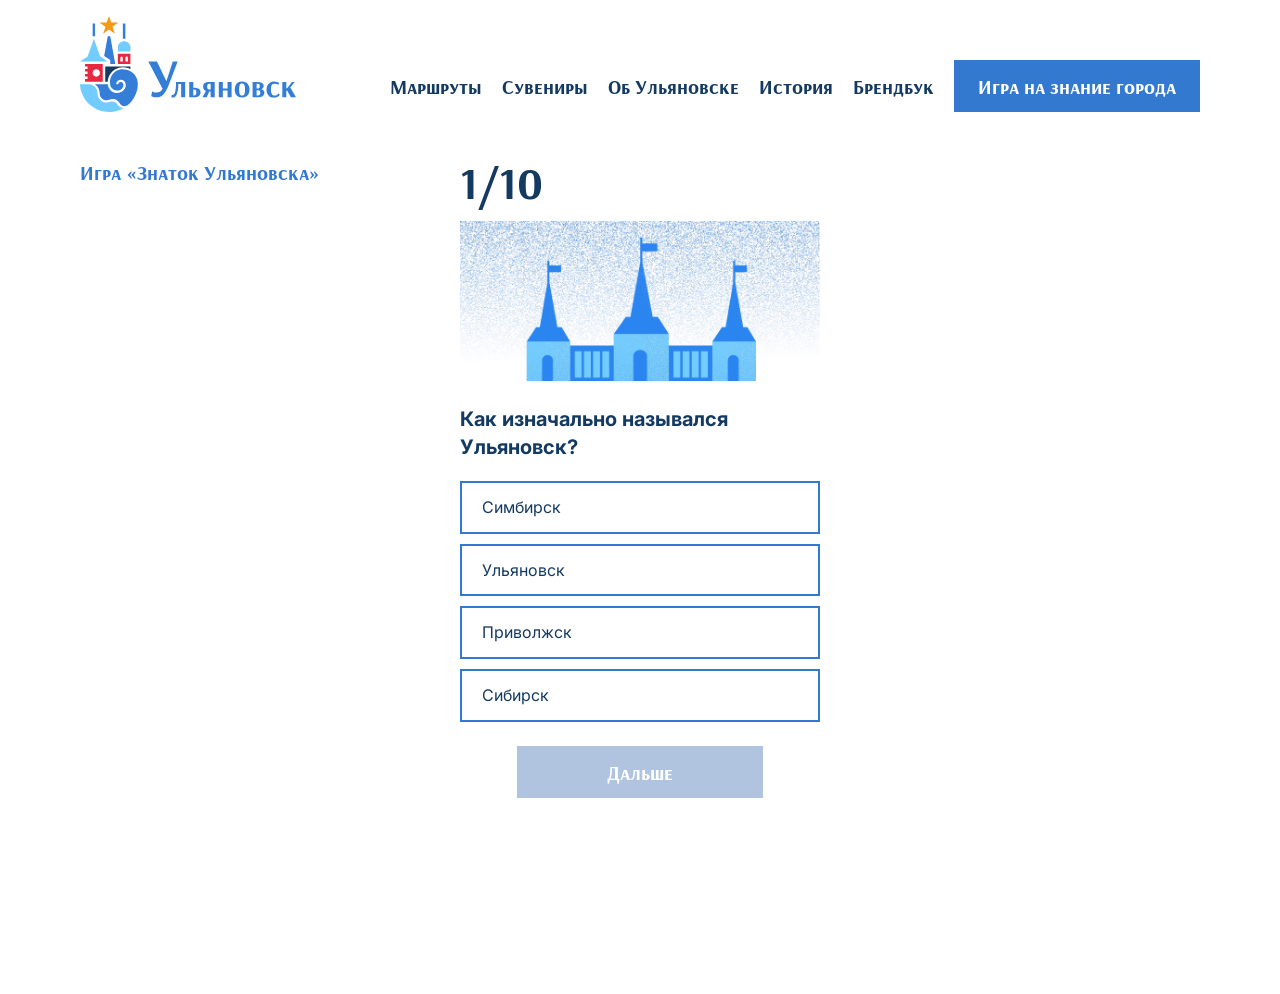
<file: game-question.html>
﻿<!DOCTYPE html>
<html lang="ru">
<head>
    <meta charset="UTF-8">
    <link rel="icon" type="image/svg+xml" href="img/icon_site.svg">
    <meta name="viewport" content="width=device-width, initial-scale=1.0">
    <title>Знаток Ульяновска — Вопрос</title>
    <link rel="stylesheet" href="css/style.css">
    <link rel="stylesheet" href="css/game-question.css">
</head>
<body>
    <div class="container">
        <header class="header">
            <div class="logo">
                <a href="index.html">
                    <img src="img/logo2.svg" alt="Логотип" class="logo-img">
                </a>
            </div>
            <button class="burger" aria-label="Меню">
                <span></span>
                <span></span>
                <span></span>
            </button>
            <nav class="nav">
                <div class="nav-links">
                    <a href="routes.html" class="nav-link">Маршруты</a>
                    <a href="souvenirs.html" class="nav-link">Сувениры</a>
                    <a href="about.html" class="nav-link">Об Ульяновске</a>
                    <a href="history.html" class="nav-link">История</a>
                    <a href="https://korsunovayul.github.io/Breandbook/" class="nav-link">Брендбук</a>
                </div>
                <a href="game.html" class="nav-link nav-link--cta">Игра на знание города</a>
            </nav>
            <div class="nav-overlay"></div>
        </header>
    </div>

    <!-- Фиксированная подпись — как «История» на странице истории -->
    <div class="quiz-label-fixed">
        <span class="quiz-label-text">Игра «Знаток Ульяновска»</span>
    </div>

    <main class="quiz-main">
        <div class="container">
            <div class="quiz-grid">

                <!-- ══ Блок вопроса ══ -->
                <div class="quiz-block" id="quiz-block">

                    <!-- Счётчик: 1/10 -->
                    <div class="quiz-counter" id="quiz-counter">1/10</div>

                    <!-- Фото вопроса -->
                    <div class="quiz-img-wrap">
                        <img src="img/game/1.png" alt="" class="quiz-img" id="quiz-img">
                    </div>

                    <!-- Текст вопроса -->
                    <p class="quiz-question" id="quiz-question">Как изначально назывался Ульяновск?</p>

                    <!-- Варианты ответа -->
                    <div class="quiz-options" id="quiz-options">
                        <button class="quiz-option" data-idx="0">Симбирск</button>
                        <button class="quiz-option" data-idx="1">Ульяновск</button>
                        <button class="quiz-option" data-idx="2">Приволжск</button>
                        <button class="quiz-option" data-idx="3">Сибирск</button>
                    </div>

                    <!-- Кнопка «Дальше» -->
                    <div class="quiz-next-wrap">
                        <button class="quiz-next-btn" id="quiz-next" disabled>Дальше</button>
                    </div>

                </div>

                <!-- ══ Экран результата (скрыт по умолчанию) ══ -->
                <div class="quiz-result" id="quiz-result" hidden>
                    <div class="quiz-result-score" id="quiz-result-score"></div>
                    <p class="quiz-result-subtitle" id="quiz-result-subtitle"></p>
                    <p class="quiz-result-text" id="quiz-result-text"></p>
                </div>

            </div>
        </div>
    </main>

    <script src="js/script.js"></script>
    <script src="js/game-question.js"></script>
</body>
</html>
</file>
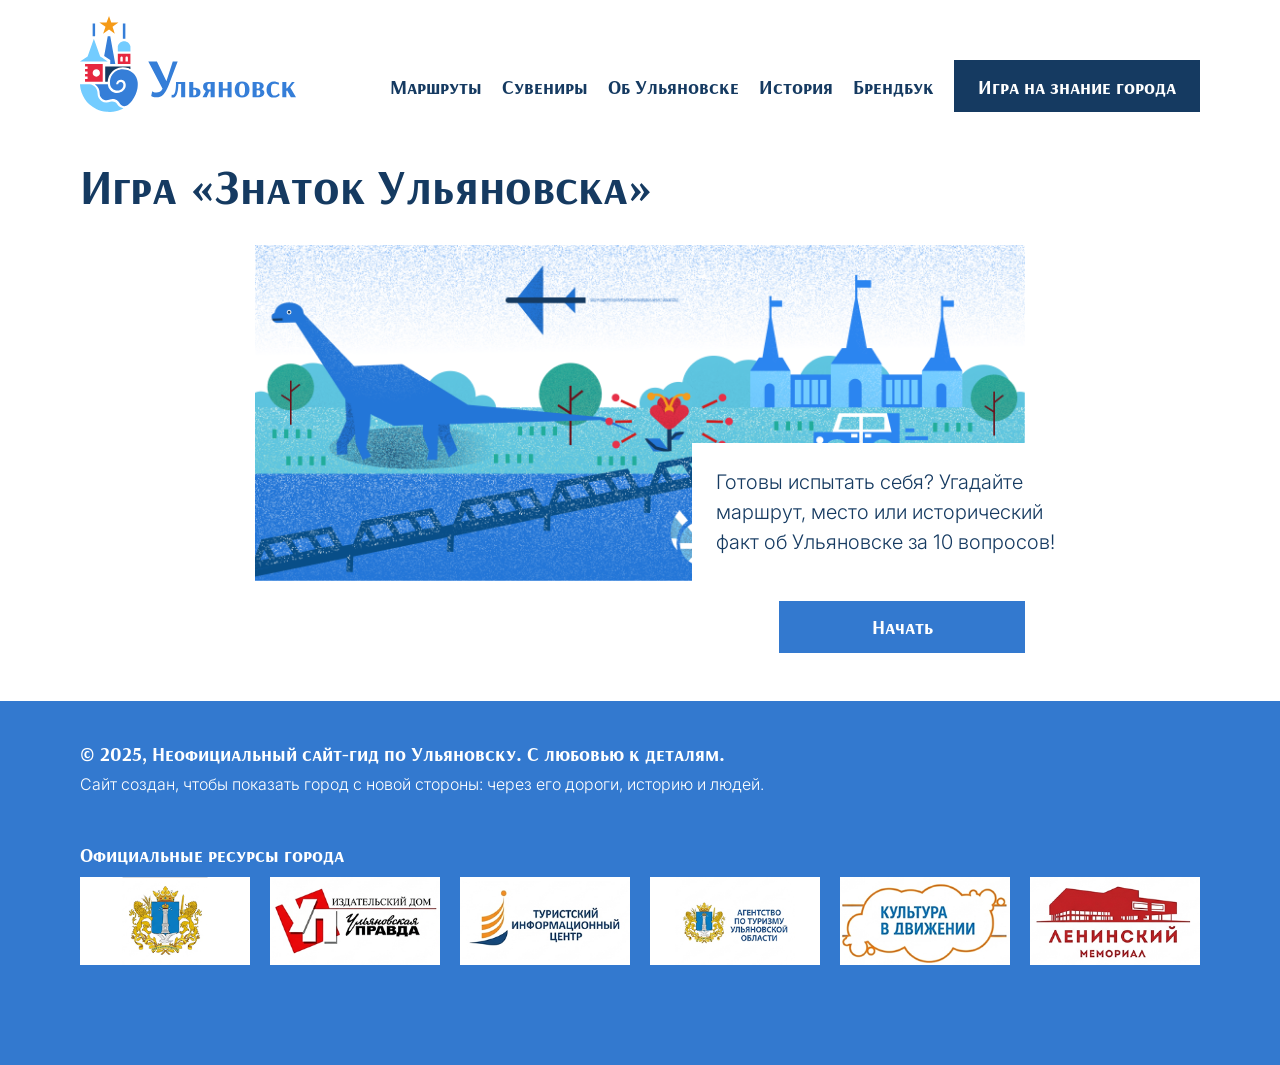
<file: game.html>
﻿<!DOCTYPE html>
<html lang="ru">
<head>
    <meta charset="UTF-8">
    <link rel="icon" type="image/svg+xml" href="img/icon_site.svg">
    <meta name="viewport" content="width=device-width, initial-scale=1.0">
    <title>Игра «Знаток Ульяновска»</title>
    <link rel="stylesheet" href="css/style.css">
    <link rel="stylesheet" href="css/game.css">
</head>
<body>
    <div class="container">
        <header class="header">
            <div class="logo">
                <a href="index.html">
                    <img src="img/logo2.svg" alt="Логотип" class="logo-img">
                </a>
            </div>
            <button class="burger" aria-label="Меню">
                <span></span>
                <span></span>
                <span></span>
            </button>
            <nav class="nav">
                <div class="nav-links">
                    <a href="routes.html" class="nav-link">Маршруты</a>
                    <a href="souvenirs.html" class="nav-link">Сувениры</a>
                    <a href="about.html" class="nav-link">Об Ульяновске</a>
                    <a href="history.html" class="nav-link">История</a>
                    <a href="https://korsunovayul.github.io/Breandbook/" class="nav-link">Брендбук</a>
                </div>
                <a href="game.html" class="nav-link nav-link--cta nav-link--active-cta">Игра на знание города</a>
            </nav>
            <div class="nav-overlay"></div>
        </header>
    </div>

    <main class="game-main">
        <div class="container">

            <h1 class="game-title">Игра «Знаток Ульяновска»</h1>

            <div class="game-hero-grid">

                <!-- Иллюстрация: колонки 3–10, ряд 1 -->
                <div class="game-illustration">
                    <img src="img/game/game-hero.png"
                         alt="Иллюстрация игры «Знаток Ульяновска»"
                         class="game-illustration-img">
                </div>

                <!-- Только текст: колонки 8–11, поверх фото, ряд 1 -->
                <div class="game-intro-card">
                    <p class="game-intro-text">Готовы испытать себя? Угадайте маршрут, место или исторический факт об&nbsp;Ульяновске за&nbsp;10 вопросов!</p>
                </div>

                <!-- Кнопка: колонки 9–10, чуть ниже фото, ряд 2 -->
                <a href="game-question.html" class="nav-link nav-link--cta game-start-btn">Начать</a>

            </div>

        </div>
    </main>

    <!-- Футер -->
    <footer class="footer">
        <div class="container">
            <div class="footer-content">
                <p class="footer-copyright">© 2025,&nbsp;Неофициальный сайт-гид по&nbsp;Ульяновску. С&nbsp;любовью к&nbsp;деталям.</p>
                <p class="footer-description">Сайт создан, чтобы показать город с&nbsp;новой стороны: через его дороги, историю и&nbsp;людей.</p>
                <h3 class="footer-resources-title">Официальные ресурсы города</h3>
                <div class="footer-resources">
                    <div class="footer-resources-track">
                        <div class="footer-resource"><a href="https://ulgov.gosuslugi.ru/" target="_blank" rel="noopener"><img src="img/resources/Rectangle 241.png" alt="Ресурс 1"></a></div>
                        <div class="footer-resource"><a href="https://ulgov.gosuslugi.ru/" target="_blank" rel="noopener"><img src="img/resources/Rectangle 242.png" alt="Ресурс 2"></a></div>
                        <div class="footer-resource"><a href="https://tic73.ru/" target="_blank" rel="noopener"><img src="img/resources/Rectangle 243.png" alt="Ресурс 3"></a></div>
                        <div class="footer-resource"><a href="https://visit-ulyanovsk.ru/" target="_blank" rel="noopener"><img src="img/resources/Rectangle 244.png" alt="Ресурс 4"></a></div>
                        <div class="footer-resource"><a href="https://visit-ulyanovsk.ru/" target="_blank" rel="noopener"><img src="img/resources/Rectangle 245.png" alt="Ресурс 5"></a></div>
                        <div class="footer-resource"><a href="https://leninmemorial.ru/" target="_blank" rel="noopener"><img src="img/resources/Rectangle 246.png" alt="Ресурс 6"></a></div>
                        <div class="footer-resource"><a href="https://ulgov.gosuslugi.ru/" target="_blank" rel="noopener"><img src="img/resources/Rectangle 241.png" alt="Ресурс 1"></a></div>
                        <div class="footer-resource"><a href="https://ulgov.gosuslugi.ru/" target="_blank" rel="noopener"><img src="img/resources/Rectangle 242.png" alt="Ресурс 2"></a></div>
                        <div class="footer-resource"><a href="https://tic73.ru/" target="_blank" rel="noopener"><img src="img/resources/Rectangle 243.png" alt="Ресурс 3"></a></div>
                        <div class="footer-resource"><a href="https://visit-ulyanovsk.ru/" target="_blank" rel="noopener"><img src="img/resources/Rectangle 244.png" alt="Ресурс 4"></a></div>
                        <div class="footer-resource"><a href="https://visit-ulyanovsk.ru/" target="_blank" rel="noopener"><img src="img/resources/Rectangle 245.png" alt="Ресурс 5"></a></div>
                        <div class="footer-resource"><a href="https://leninmemorial.ru/" target="_blank" rel="noopener"><img src="img/resources/Rectangle 246.png" alt="Ресурс 6"></a></div>
                    </div>
                </div>
            </div>
        </div>
    </footer>

    <script src="js/script.js"></script>
</body>
</html>
</file>
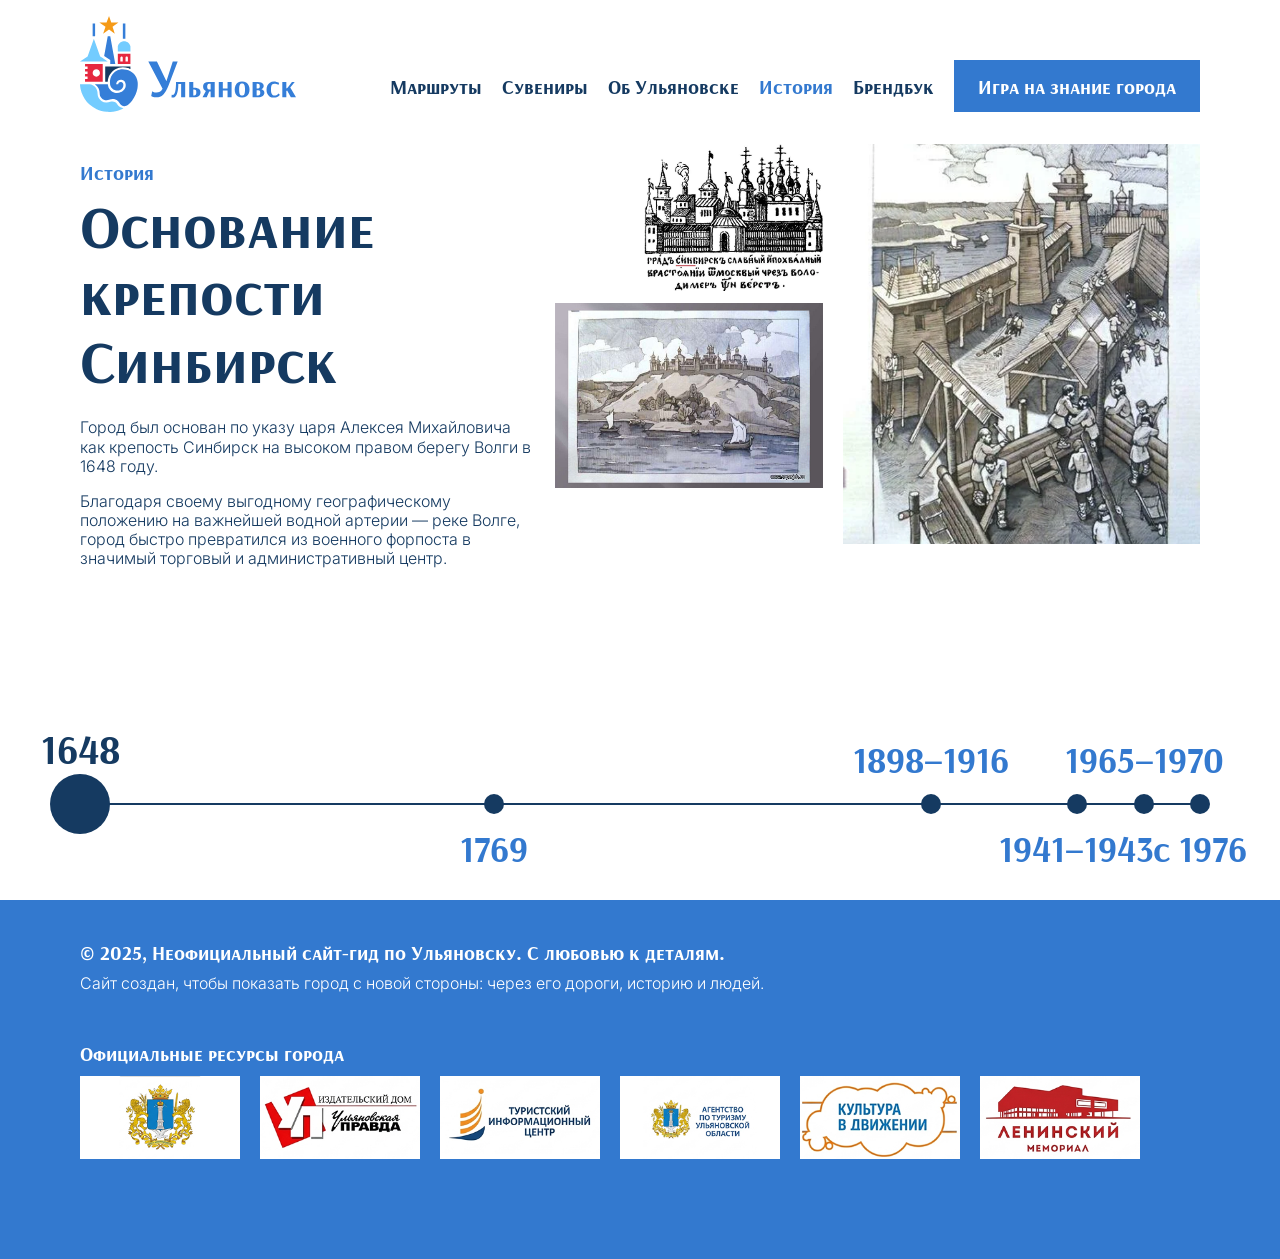
<file: history.html>
﻿<!DOCTYPE html>
<html lang="ru">
<head>
    <meta charset="UTF-8">
    <link rel="icon" type="image/svg+xml" href="img/icon_site.svg">
    <meta name="viewport" content="width=device-width, initial-scale=1.0">
    <title>История — Ульяновск</title>
    <link rel="stylesheet" href="css/style.css">
    <link rel="stylesheet" href="css/history.css">
</head>
<body>
    <div class="container">
        <header class="header">
            <div class="logo">
                <a href="index.html">
                    <img src="img/logo2.svg" alt="Логотип" class="logo-img">
                </a>
            </div>
            <button class="burger" aria-label="Меню">
                <span></span>
                <span></span>
                <span></span>
            </button>
            <nav class="nav">
                <div class="nav-links">
                    <a href="routes.html" class="nav-link">Маршруты</a>
                    <a href="souvenirs.html" class="nav-link">Сувениры</a>
                    <a href="about.html" class="nav-link">Об Ульяновске</a>
                    <a href="history.html" class="nav-link nav-link--active">История</a>
                    <a href="https://korsunovayul.github.io/Breandbook/" class="nav-link">Брендбук</a>
                </div>
                <a href="game.html" class="nav-link nav-link--cta">Игра на знание города</a>
            </nav>
            <div class="nav-overlay"></div>
        </header>
    </div>

    <!-- Фиксированная подпись "История" -->
    <div class="history-subtitle-fixed">
        <span class="history-subtitle-fixed-text">История</span>
    </div>

    <main class="history-main">
        <div class="history-scroll">
        <!-- Блок 1: 1648 — Основание крепости Синбирск -->
        <section class="history-block" data-index="0">
            <div class="history-content">
                <div class="history-text">
                    <h1 class="history-title">Основание крепости Синбирск</h1>
                    <p class="history-description">Город был основан по указу царя Алексея Михайловича как крепость&nbsp;Синбирск на высоком правом берегу Волги в 1648 году.</p>
                    <p class="history-description">Благодаря своему выгодному географическому положению на важнейшей водной артерии — реке Волге, город быстро превратился из военного форпоста в значимый торговый и административный центр.</p>
                </div>
     
                <div class="history-images">
                    <div class="history-images-left">
                        <div class="history-img-wrapper history-img--11">
                            <img src="img/history/11.png" alt="Герб Синбирска">
                        </div>
                        <div class="history-img-wrapper history-img--12">
                            <img src="img/history/12.png" alt="Основание Синбирска">
                        </div>
                    </div>
                    <div class="history-img-wrapper history-img--13">
                        <img src="img/history/13.png" alt="Крепость Синбирск">
                    </div>
                </div>
            </div>
        </section>

        <!-- Блок 2: 1769 — Губернский город -->
        <section class="history-block" data-index="1">
            <div class="history-content">
                <div class="history-text">
                    <h1 class="history-title" data-gradient>Получение статуса губернского центра</h1>
                    <p class="history-description">Преобразование Симбирского наместничества в губернию официально закрепило за городом статус административного, экономического и культурного центра региона. Это способствовало росту торговли, развитию дворянской и купеческой культуры, а также появлению значимых каменных зданий.</p>
                </div>
                
                <div class="history-images">
                    <div class="history-img-wrapper history-img--21">
                        <img src="img/history/21.png" alt="Губернский город">
                    </div>
                </div>
            </div>
        </section>

        <!-- Блок 3: 1898-1916 — Строительство железной дороги -->
        <section class="history-block" data-index="2">
            <div class="history-content">
                <div class="history-text">
                    <h1 class="history-title" data-gradient>Строительство железной дороги и моста через Волгу</h1>
                    <p class="history-description">Прокладка железной дороги дала мощный толчок промышленному развитию, связав Симбирск с центральными регионами России. А открытие в 1916 году Императорского моста, ставшего на тот момент одним из крупнейших в Европе, решило стратегическую задачу круглогодичной связи двух берегов Волги, многократно увеличив торговый оборот.</p>
                </div>
                
                <div class="history-images">
                    <div class="history-img-wrapper history-img--31">
                        <img src="img/history/31.png" alt="Железная дорога">
                    </div>
                </div>
            </div>
        </section>

        <!-- Блок 4: 1941-1943 — Эвакуация предприятий -->
        <section class="history-block" data-index="3">
            <div class="history-content">
                <div class="history-text">
                    <h1 class="history-title" data-gradient>Эвакуация предприятий</h1>
                    <p class="history-description">В годы Великой Отечественной войны в Ульяновск были эвакуированы десятки заводов и учреждений, включая часть московского автозавода ЗИС, на базе которого вырос УАЗ. Это событие предопределило превращение города в крупный индустриальный центр и привело к значительному росту населения. В 1943 году была образована Ульяновская область.</p>
                </div>

                <div class="history-images">
                    <div class="history-images-row">
                        <div class="history-img-wrapper history-img--41">
                            <img src="img/history/41.png" alt="Эвакуация">
                        </div>
                        <div class="history-img-wrapper history-img--42">
                            <img src="img/history/42.png" alt="Завод">
                        </div>
                        
                    </div>
                </div>
            </div>
        </section>

        <!-- Блок 5: 1965-1970 — Ленинский мемориал -->
        <section class="history-block" data-index="4">
            <div class="history-content">
                <div class="history-text">
                    <h1 class="history-title">Создание Ленинского мемориала</h1>
                    <p class="history-description">К юбилею вождя была проведена масштабная реконструкция центра Ульяновска. Строительство Ленинского мемориального комплекса, новой высотной гостиницы «Венец», эспланады и ряда других объектов кардинально изменило исторический центр города, превратив его в монументальный ансамбль советской архитектуры.</p>
                </div>

                <div class="history-images">
                    <div class="history-img-wrapper history-img--43">
                        <img src="img/history/43.png" alt="Ленинский мемориал">
                    </div>
                </div>
            </div>
        </section>

        <!-- Блок 6: с 1976 — Авиационный комплекс -->
        <section class="history-block" data-index="5">
            <div class="history-content">
                <div class="history-text">
                    <h1 class="history-title" data-gradient>Авиационный комплекс «Авиастар»</h1>
                    <p class="history-description">Решение о возведении на левом берегу Волги гигантского авиазавода (ныне «Авиастар») и нового жилого района стало важнейшим градостроительным проектом XX века для города. Это закрепило за Ульяновском статус одной из авиационных столиц России и привело к появлению целого «Нового города» с современной инфраструктурой.</p>
                </div>

                <div class="history-images">
                    <div class="history-img-wrapper history-img--45">
                        <img src="img/history/61.png" alt="Авиационный комплекс">
                    </div>
                </div>
            </div>
        </section>
        </div>
        <div class="history-spacer"></div>

        <!-- Таймлайн внутри sticky-контейнера — теперь в одном stacking context с фото -->
        <div class="history-timeline">
            <div class="timeline-track">
                <div class="timeline-line"></div>
                <div class="timeline-progress"></div>
                <div class="timeline-dot" style="left: 0%;" data-index="0">
                    <span class="timeline-label timeline-label--top">1648</span>
                </div>
                <div class="timeline-dot" style="left: 37%;" data-index="1">
                    <span class="timeline-label timeline-label--bottom">1769</span>
                </div>
                <div class="timeline-dot" style="left: 76%;" data-index="2">
                    <span class="timeline-label timeline-label--top">1898–1916</span>
                </div>
                <div class="timeline-dot" style="left: 89%;" data-index="3">
                    <span class="timeline-label timeline-label--bottom">1941–1943</span>
                </div>
                <div class="timeline-dot" style="left: 95%;" data-index="4">
                    <span class="timeline-label timeline-label--top">1965–1970</span>
                </div>
                <div class="timeline-dot" style="left: 100%;" data-index="5">
                    <span class="timeline-label timeline-label--bottom">с 1976</span>
                </div>
                <div class="timeline-indicator" style="left: 0%;"></div>
            </div>
        </div>

    </main>

    <!-- Футер -->
    <footer class="footer">
        <div class="container">
            <div class="footer-content">
                <p class="footer-copyright">© 2025,&nbsp;Неофициальный сайт-гид по&nbsp;Ульяновску. С&nbsp;любовью к&nbsp;деталям.</p>
                <p class="footer-description">Сайт создан, чтобы показать город с&nbsp;новой стороны: через его дороги, историю и&nbsp;людей.</p>
                <h3 class="footer-resources-title">Официальные ресурсы города</h3>
                <div class="footer-resources">
                    <div class="footer-resources-track">
                        <div class="footer-resource"><a href="https://ulgov.gosuslugi.ru/" target="_blank" rel="noopener"><img src="img/resources/Rectangle 241.png" alt="Ресурс 1"></a></div>
                        <div class="footer-resource"><a href="https://ulgov.gosuslugi.ru/" target="_blank" rel="noopener"><img src="img/resources/Rectangle 242.png" alt="Ресурс 2"></a></div>
                        <div class="footer-resource"><a href="https://tic73.ru/" target="_blank" rel="noopener"><img src="img/resources/Rectangle 243.png" alt="Ресурс 3"></a></div>
                        <div class="footer-resource"><a href="https://visit-ulyanovsk.ru/" target="_blank" rel="noopener"><img src="img/resources/Rectangle 244.png" alt="Ресурс 4"></a></div>
                        <div class="footer-resource"><a href="https://visit-ulyanovsk.ru/" target="_blank" rel="noopener"><img src="img/resources/Rectangle 245.png" alt="Ресурс 5"></a></div>
                        <div class="footer-resource"><a href="https://leninmemorial.ru/" target="_blank" rel="noopener"><img src="img/resources/Rectangle 246.png" alt="Ресурс 6"></a></div>
                        <div class="footer-resource"><a href="https://ulgov.gosuslugi.ru/" target="_blank" rel="noopener"><img src="img/resources/Rectangle 241.png" alt="Ресурс 1"></a></div>
                        <div class="footer-resource"><a href="https://ulgov.gosuslugi.ru/" target="_blank" rel="noopener"><img src="img/resources/Rectangle 242.png" alt="Ресурс 2"></a></div>
                        <div class="footer-resource"><a href="https://tic73.ru/" target="_blank" rel="noopener"><img src="img/resources/Rectangle 243.png" alt="Ресурс 3"></a></div>
                        <div class="footer-resource"><a href="https://visit-ulyanovsk.ru/" target="_blank" rel="noopener"><img src="img/resources/Rectangle 244.png" alt="Ресурс 4"></a></div>
                        <div class="footer-resource"><a href="https://visit-ulyanovsk.ru/" target="_blank" rel="noopener"><img src="img/resources/Rectangle 245.png" alt="Ресурс 5"></a></div>
                        <div class="footer-resource"><a href="https://leninmemorial.ru/" target="_blank" rel="noopener"><img src="img/resources/Rectangle 246.png" alt="Ресурс 6"></a></div>
                    </div>
                </div>
            </div>
        </div>
    </footer>

    <!-- Вертикальный таймлайн (только ≤768px, вертикальная прокрутка) -->
    <div class="history-timeline-vert" id="histTimelineVert">
        <div class="timeline-vert-line"></div>
        <div class="timeline-vert-slot" id="vert-slot-a">
            <span class="timeline-vert-label"></span>
        </div>
        <div class="timeline-vert-slot" id="vert-slot-b">
            <span class="timeline-vert-label"></span>
        </div>
        <div class="timeline-vert-slot" id="vert-slot-c">
            <span class="timeline-vert-label"></span>
        </div>
    </div>

    <!-- Горизонтальный мобильный таймлайн (только ≤768px при горизонт. скролле) — скрыт -->
    <div class="history-timeline-mob">
        <div class="timeline-mob-track">
            <div class="timeline-mob-line"></div>
            <div class="timeline-mob-dot" id="mob-dot-a">
                <span class="timeline-mob-label"></span>
            </div>
            <div class="timeline-mob-dot" id="mob-dot-b">
                <span class="timeline-mob-label"></span>
            </div>
            <div class="timeline-mob-dot" id="mob-dot-c">
                <span class="timeline-mob-label"></span>
            </div>
        </div>
    </div>

    <script src="js/script.js"></script>
    <script src="js/history.js"></script>
</body>
</html>
</file>
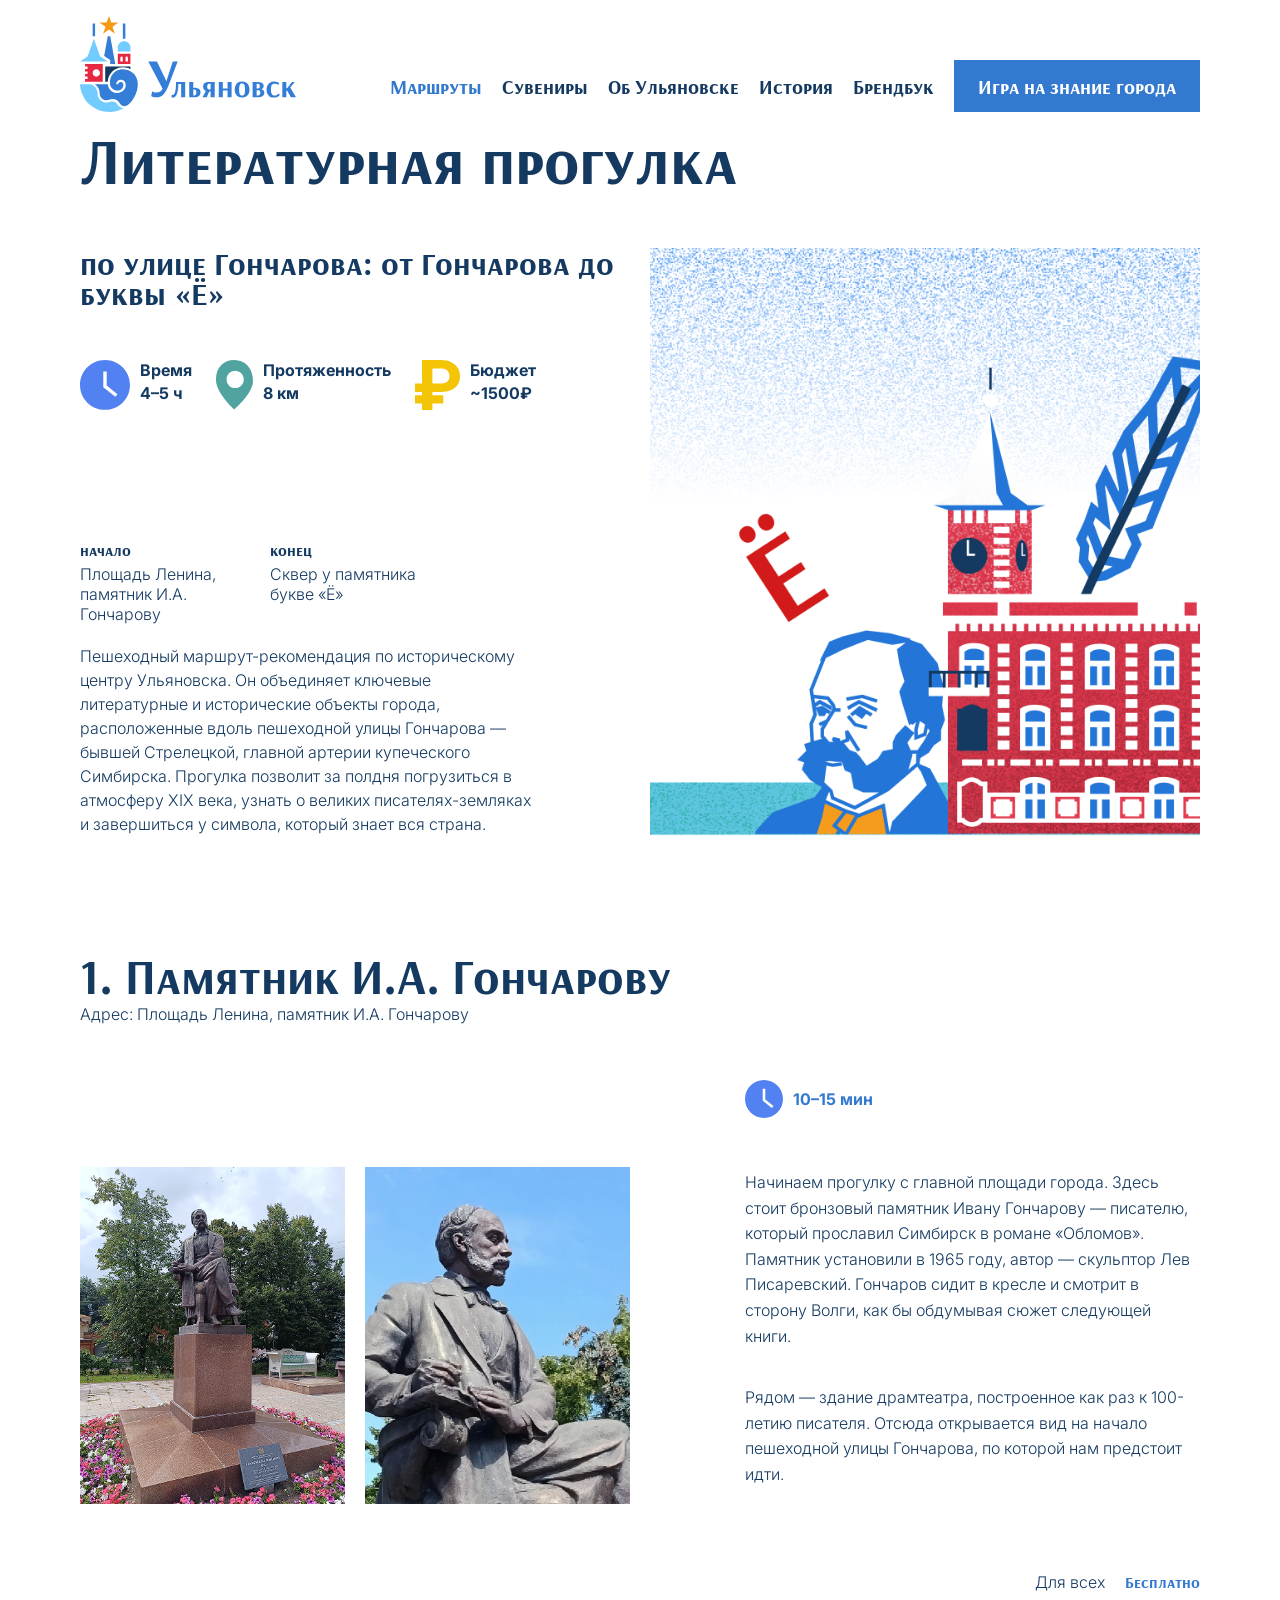
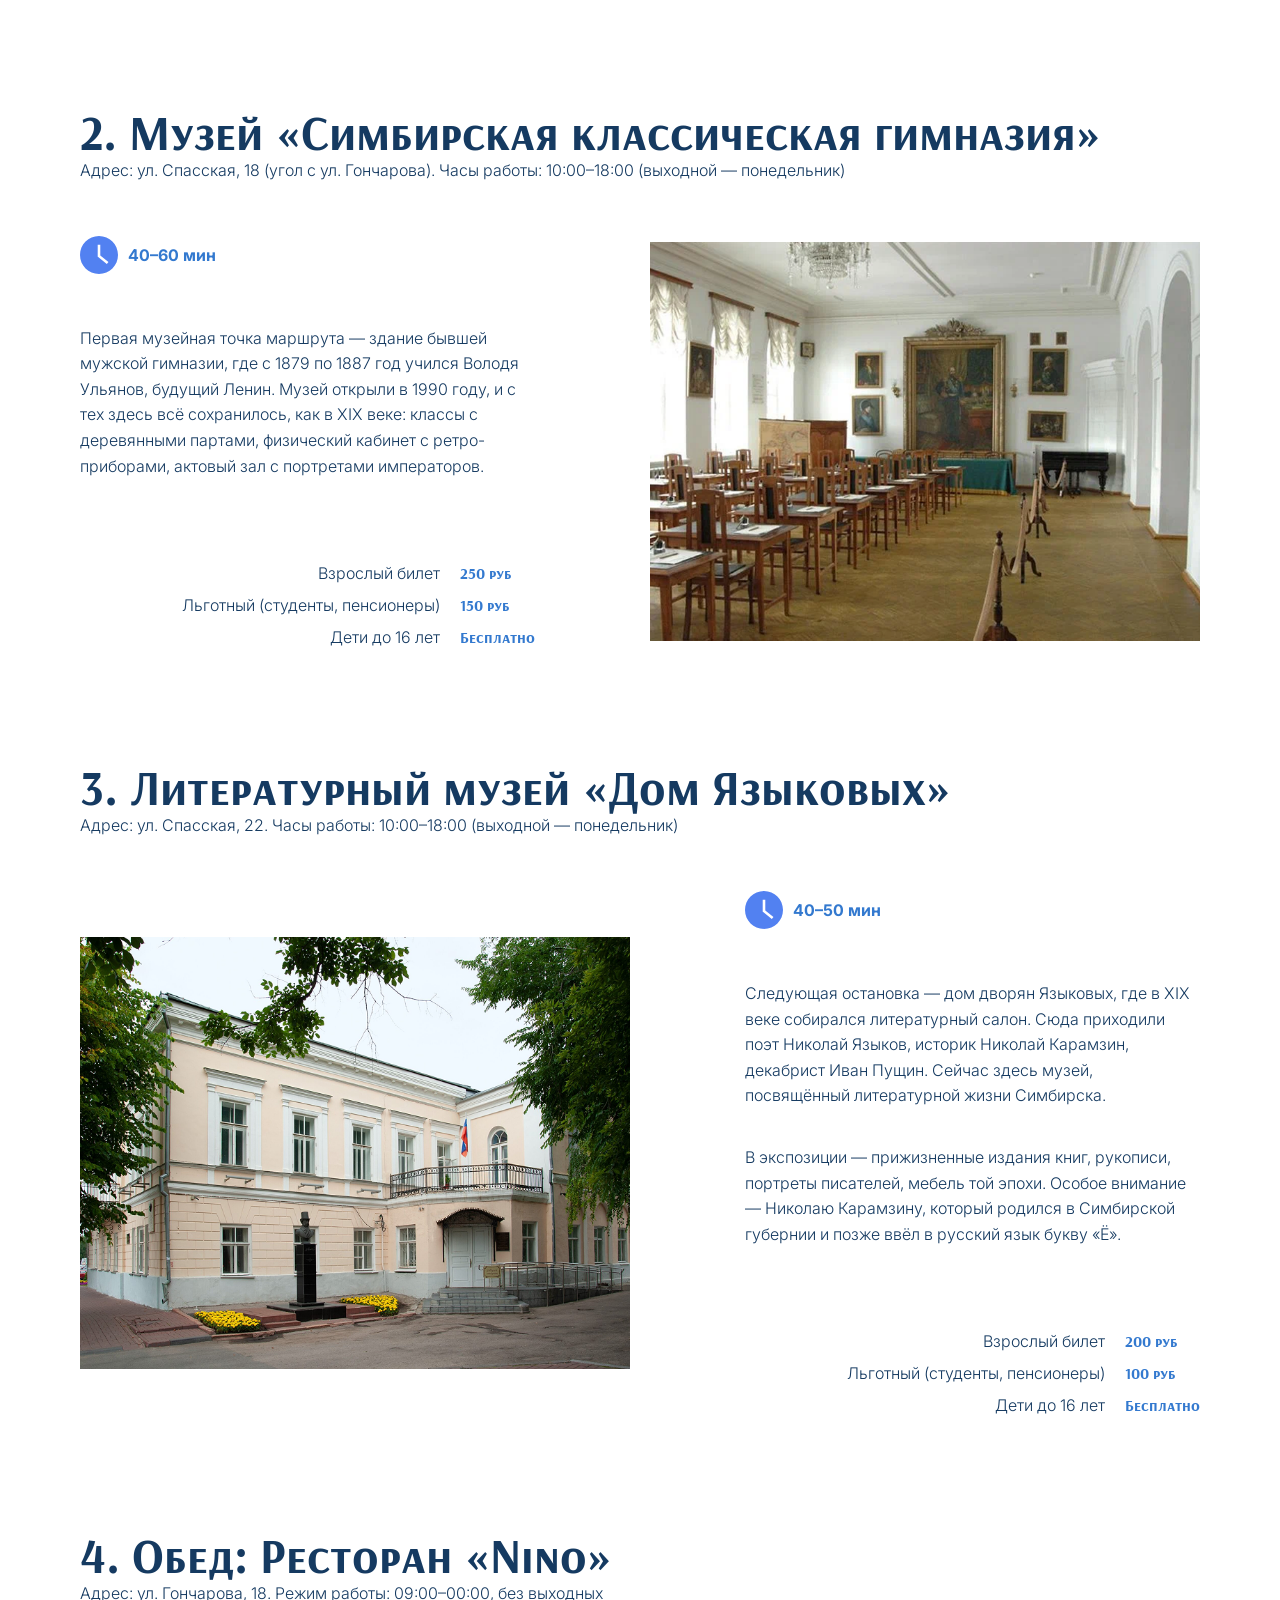
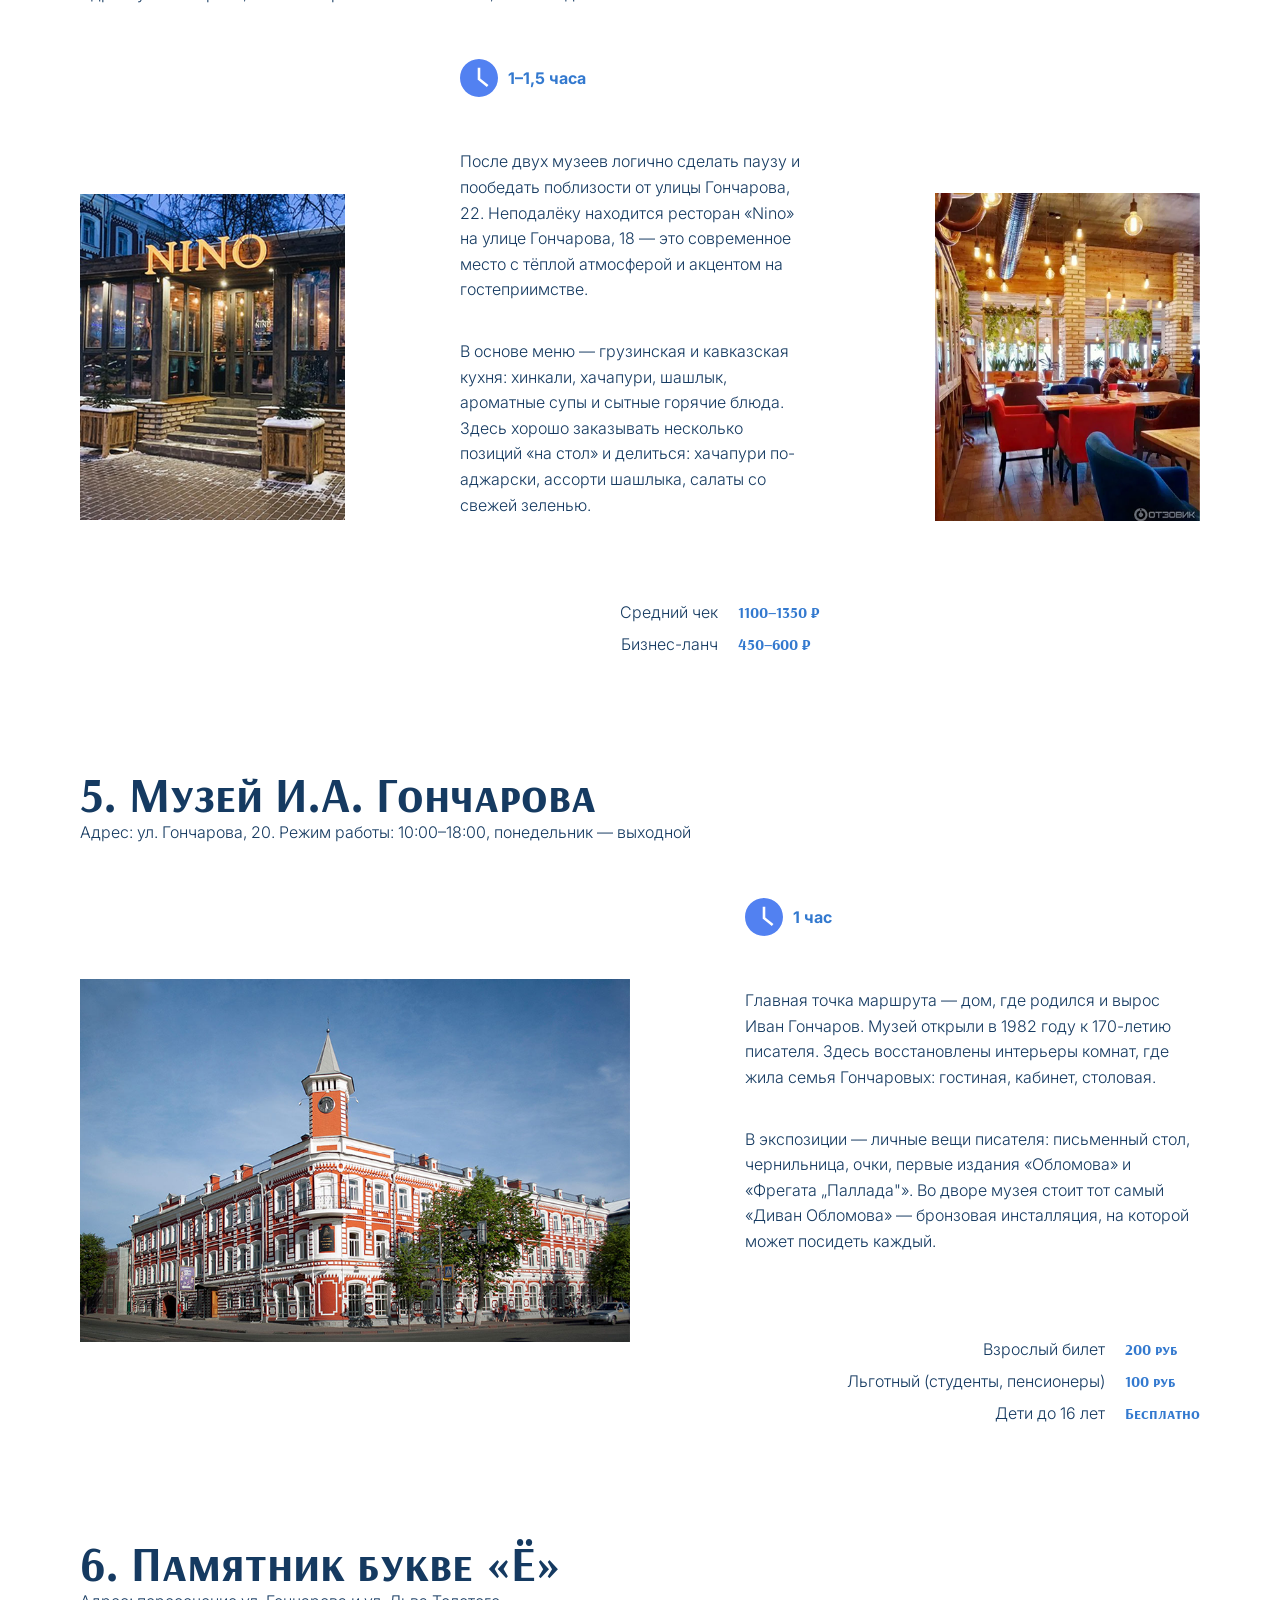
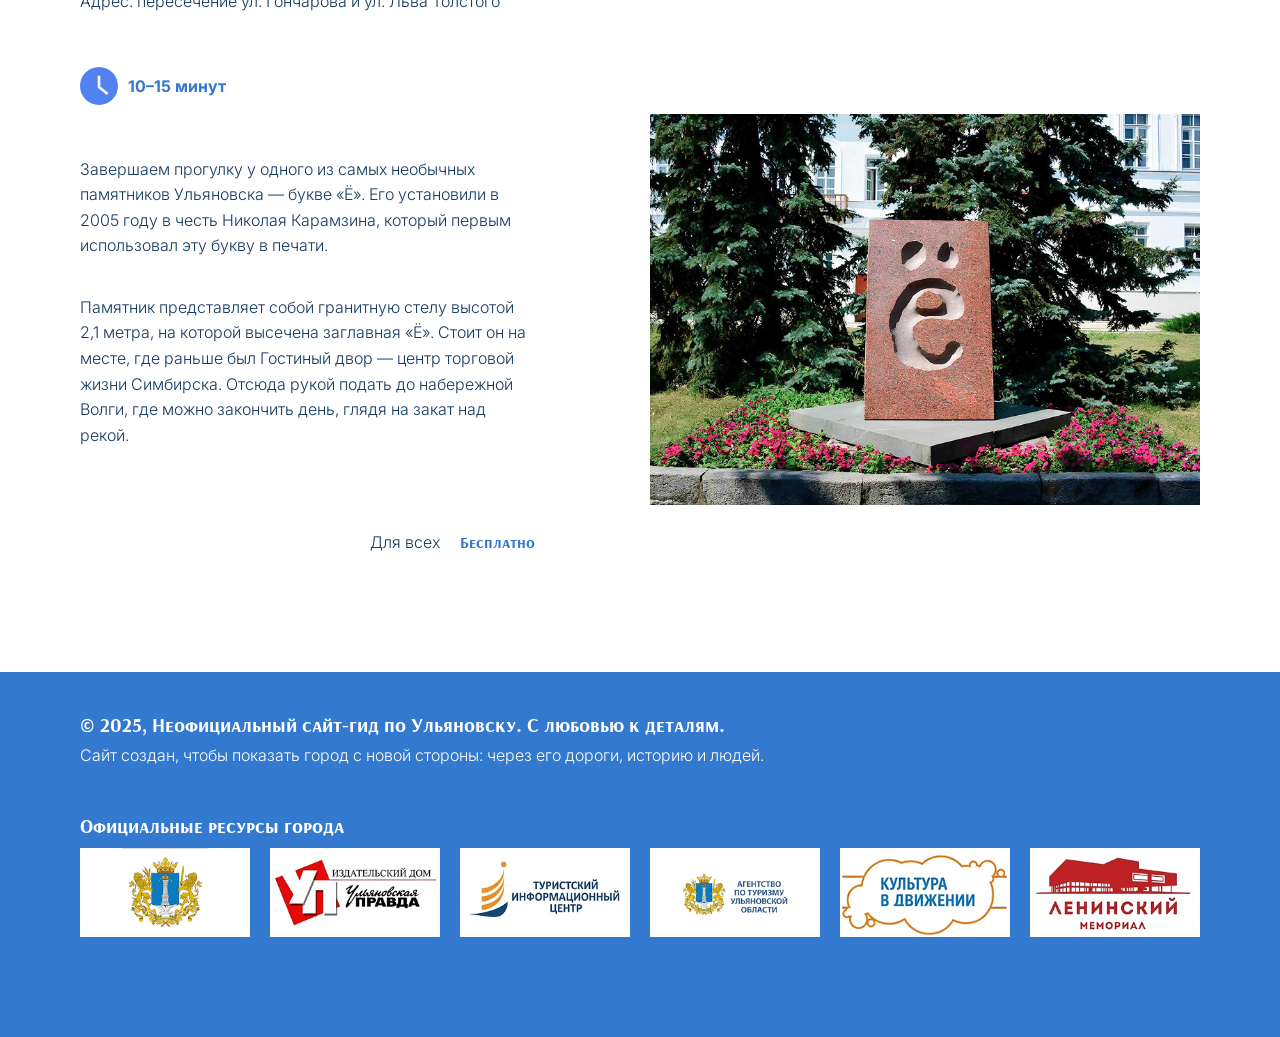
<file: literary-walk.html>
﻿<!DOCTYPE html>
<html lang="ru">
<head>
    <meta charset="UTF-8">
    <link rel="icon" type="image/svg+xml" href="img/icon_site.svg">
    <meta name="viewport" content="width=device-width, initial-scale=1.0">
    <title>Литературная прогулка — Ульяновск</title>
    <link rel="stylesheet" href="css/style.css">
    <link rel="stylesheet" href="css/literary-walk.css">
</head>
<body>
    <div class="container">
        <header class="header">
            <div class="logo">
                <a href="index.html">
                    <img src="img/logo2.svg" alt="Логотип" class="logo-img">
                </a>
            </div>
            <button class="burger" aria-label="Меню">
                <span></span>
                <span></span>
                <span></span>
            </button>
            <nav class="nav">
                <div class="nav-links">
                    <a href="routes.html" class="nav-link nav-link--active">Маршруты</a>
                    <a href="souvenirs.html" class="nav-link">Сувениры</a>
                    <a href="about.html" class="nav-link">Об Ульяновске</a>
                    <a href="history.html" class="nav-link">История</a>
                    <a href="https://korsunovayul.github.io/Breandbook/" class="nav-link">Брендбук</a>
                </div>
                <a href="game.html" class="nav-link nav-link--cta">Игра на знание города</a>
            </nav>
            <div class="nav-overlay"></div>
        </header>

        <main class="main">

            <!-- ===== БЛОК 1: ПОСАДОЧНЫЙ ===== -->
            <section class="rp-landing">
                <h1 class="rp-title">Литературная прогулка</h1>

                <div class="rp-intro">
                    <!-- ЛЕВАЯ ЧАСТЬ: текст -->
                    <div class="rp-info">
                        <h2 class="rp-subtitle">по улице Гончарова: от Гончарова до буквы «Ё»</h2>

                        <div class="rp-stats">
                            <div class="rp-stat">
                                <img src="img/routes/icon-time.svg" alt="Время" class="rp-stat__icon rp-stat__icon--time">
                                <div class="rp-stat__text">
                                    <span class="rp-stat__label">Время</span>
                                    <span class="rp-stat__value">4–5 ч</span>
                                </div>
                            </div>
                            <div class="rp-stat">
                                <img src="img/routes/icon-distance.svg" alt="Протяжённость" class="rp-stat__icon rp-stat__icon--distance">
                                <div class="rp-stat__text">
                                    <span class="rp-stat__label">Протяженность</span>
                                    <span class="rp-stat__value">8 км</span>
                                </div>
                            </div>
                            <div class="rp-stat">
                                <img src="img/routes/icon-budget.svg" alt="Бюджет" class="rp-stat__icon rp-stat__icon--budget">
                                <div class="rp-stat__text">
                                    <span class="rp-stat__label">Бюджет</span>
                                    <span class="rp-stat__value">~1500₽</span>
                                </div>
                            </div>
                        </div>

                        <div class="rp-points">
                            <div class="rp-point">
                                <span class="rp-point__label">начало</span>
                                <p class="rp-point__text">Площадь Ленина, памятник И.А. Гончарову</p>
                            </div>
                            <div class="rp-point">
                                <span class="rp-point__label">конец</span>
                                <p class="rp-point__text">Сквер у памятника букве «Ё»</p>
                            </div>
                        </div>

                        <p class="rp-description">Пешеходный маршрут-рекомендация по историческому центру Ульяновска. Он объединяет ключевые литературные и исторические объекты города, расположенные вдоль пешеходной улицы Гончарова — бывшей Стрелецкой, главной артерии купеческого Симбирска. Прогулка позволит за полдня погрузиться в атмосферу XIX века, узнать о великих писателях-земляках и завершиться у символа, который знает вся страна.</p>
                    </div>

                    <!-- ПРАВАЯ ЧАСТЬ: фото -->
                    <div class="rp-image">
                        <img src="img/routes/route1-cover.png" alt="Литературная прогулка">
                    </div>
                </div>
            </section>

            <!-- ===== БЛОК 2: ПАМЯТНИК ГОНЧАРОВУ ===== -->
            <section class="rp-block">
                <h2 class="rp-block__title">1. Памятник И.А. Гончарову</h2>
                <p class="rp-block__address">Адрес: Площадь Ленина, памятник И.А. Гончарову</p>

                <div class="rp-block__grid">
                    <div class="rp-block__photo rp-block__photo--a">
                        <img src="img/routes/route1-stop1.png" alt="Памятник И.А. Гончарову">
                    </div>
                    <div class="rp-block__photo rp-block__photo--b">
                        <img src="img/routes/route1-stop1-2.png" alt="Памятник И.А. Гончарову 2">
                    </div>
                    <div class="rp-block__spacer"></div>
                    <div class="rp-block__text">
                        <div class="rp-block__time-row">
                            <img src="img/routes/icon-time.svg" alt="Время" class="rp-block__time-icon">
                            <span class="rp-block__time-label">10–15 мин</span>
                        </div>
                        <p class="rp-block__desc">Начинаем прогулку с главной площади города. Здесь стоит бронзовый памятник Ивану Гончарову — писателю, который прославил Симбирск в романе «Обломов». Памятник установили в 1965 году, автор — скульптор Лев Писаревский. Гончаров сидит в кресле и смотрит в сторону Волги, как бы обдумывая сюжет следующей книги.</p>
                        <p class="rp-block__desc">Рядом — здание драмтеатра, построенное как раз к 100-летию писателя. Отсюда открывается вид на начало пешеходной улицы Гончарова, по которой нам предстоит идти.</p>
                        <div class="rp-block__pricing--free">
                            <span class="rp-block__audience">Для всех</span>
                            <span class="rp-block__price">Бесплатно</span>
                        </div>
                    </div>
                </div>
            </section>

            <!-- ===== БЛОК 3: МУЗЕЙ СИМБИРСКАЯ КЛАССИЧЕСКАЯ ГИМНАЗИЯ ===== -->
            <section class="rp-block rp-block--reverse">
                <h2 class="rp-block__title">2. Музей «Симбирская классическая гимназия»</h2>
                <p class="rp-block__address">Адрес: ул. Спасская, 18 (угол с ул. Гончарова). Часы работы: 10:00–18:00 (выходной — понедельник)</p>

                <div class="rp-block__grid rp-block__grid--reverse">
                    <div class="rp-block__text rp-block__text--left">
                        <div class="rp-block__time-row" style="grid-column: 1 / -1">
                            <img src="img/routes/icon-time.svg" alt="Время" class="rp-block__time-icon">
                            <span class="rp-block__time-label">40–60 мин</span>
                        </div>
                        <p class="rp-block__desc">Первая музейная точка маршрута — здание бывшей мужской гимназии, где с 1879 по 1887 год учился Володя Ульянов, будущий Ленин. Музей открыли в 1990 году, и с тех здесь всё сохранилось, как в XIX веке: классы с деревянными партами, физический кабинет с ретро-приборами, актовый зал с портретами императоров.</p>
                        <div class="rp-block__pricing">
                            <span class="rp-block__price-label">Взрослый билет</span>
                            <span class="rp-block__price-value">250 руб</span>
                            <span class="rp-block__price-label">Льготный (студенты, пенсионеры)</span>
                            <span class="rp-block__price-value">150 руб</span>
                            <span class="rp-block__price-label">Дети до 16 лет</span>
                            <span class="rp-block__price-value">Бесплатно</span>
                        </div>
                    </div>
                    <div class="rp-block__spacer rp-block__spacer--mid"></div>
                    <div class="rp-block__photo rp-block__photo--right">
                        <img src="img/routes/route1-stop2.png" alt="Музей Симбирская классическая гимназия">
                    </div>
                </div>
            </section>

            <!-- ===== БЛОК 4: ЛИТЕРАТУРНЫЙ МУЗЕЙ ДОМ ЯЗЫКОВЫХ ===== -->
            <section class="rp-block">
                <h2 class="rp-block__title">3. Литературный музей «Дом Языковых»</h2>
                <p class="rp-block__address">Адрес: ул. Спасская, 22. Часы работы: 10:00–18:00 (выходной — понедельник)</p>

                <div class="rp-block__grid">
                    <div class="rp-block__photo rp-block__photo--single">
                        <img src="img/routes/route1-stop3.png" alt="Литературный музей Дом Языковых">
                    </div>
                    <div class="rp-block__spacer"></div>
                    <div class="rp-block__text">
                        <div class="rp-block__time-row">
                            <img src="img/routes/icon-time.svg" alt="Время" class="rp-block__time-icon">
                            <span class="rp-block__time-label">40–50 мин</span>
                        </div>
                        <p class="rp-block__desc">Следующая остановка — дом дворян Языковых, где в XIX веке собирался литературный салон. Сюда приходили поэт Николай Языков, историк Николай Карамзин, декабрист Иван Пущин. Сейчас здесь музей, посвящённый литературной жизни Симбирска.</p>
                        <p class="rp-block__desc">В экспозиции — прижизненные издания книг, рукописи, портреты писателей, мебель той эпохи. Особое внимание — Николаю Карамзину, который родился в Симбирской губернии и позже ввёл в русский язык букву «Ё».</p>
                        <div class="rp-block__pricing">
                            <span class="rp-block__price-label">Взрослый билет</span>
                            <span class="rp-block__price-value">200 руб</span>
                            <span class="rp-block__price-label">Льготный (студенты, пенсионеры)</span>
                            <span class="rp-block__price-value">100 руб</span>
                            <span class="rp-block__price-label">Дети до 16 лет</span>
                            <span class="rp-block__price-value">Бесплатно</span>
                        </div>
                    </div>
                </div>
            </section>

            <!-- ===== БЛОК 5: ОБЕД РЕСТОРАН NINO ===== -->
            <section class="rp-block">
                <h2 class="rp-block__title">4. Обед: Ресторан «Nino»</h2>
                <p class="rp-block__address">Адрес: ул. Гончарова, 18. Режим работы: 09:00–00:00, без выходных</p>

                <div class="rp-block__grid rp-block__grid--sandwich">
                    <div class="rp-block__photo rp-block__photo--left-narrow">
                        <img src="img/routes/route1-stop4.png" alt="Ресторан Nino">
                    </div>
                    <div class="rp-block__text rp-block__text--center">
                        <div class="rp-block__time-row">
                            <img src="img/routes/icon-time.svg" alt="Время" class="rp-block__time-icon">
                            <span class="rp-block__time-label">1–1,5 часа</span>
                        </div>
                        <p class="rp-block__desc">После двух музеев логично сделать паузу и пообедать поблизости от улицы Гончарова, 22. Неподалёку находится ресторан «Nino» на улице Гончарова, 18 — это современное место с тёплой атмосферой и акцентом на гостеприимстве.</p>
                        <p class="rp-block__desc">В основе меню — грузинская и кавказская кухня: хинкали, хачапури, шашлык, ароматные супы и сытные горячие блюда. Здесь хорошо заказывать несколько позиций «на стол» и делиться: хачапури по-аджарски, ассорти шашлыка, салаты со свежей зеленью.</p>
                        <div class="rp-block__pricing rp-block__pricing--center">
                            <span class="rp-block__price-label">Средний чек</span>
                            <span class="rp-block__price-value">1100–1350 ₽</span>
                            <span class="rp-block__price-label">Бизнес-ланч</span>
                            <span class="rp-block__price-value">450–600 ₽</span>
                        </div>
                    </div>
                    <div class="rp-block__photo rp-block__photo--right-narrow">
                        <img src="img/routes/route1-stop4-2.png" alt="Ресторан Nino 2">
                    </div>
                </div>
            </section>

            <!-- ===== БЛОК 6: МУЗЕЙ И.А. ГОНЧАРОВА ===== -->
            <section class="rp-block">
                <h2 class="rp-block__title">5. Музей И.А. Гончарова</h2>
                <p class="rp-block__address">Адрес: ул. Гончарова, 20. Режим работы: 10:00–18:00, понедельник — выходной</p>

                <div class="rp-block__grid">
                    <div class="rp-block__photo rp-block__photo--single">
                        <img src="img/routes/route1-stop5.png" alt="Музей И.А. Гончарова">
                    </div>
                    <div class="rp-block__spacer"></div>
                    <div class="rp-block__text">
                        <div class="rp-block__time-row">
                            <img src="img/routes/icon-time.svg" alt="Время" class="rp-block__time-icon">
                            <span class="rp-block__time-label">1 час</span>
                        </div>
                        <p class="rp-block__desc">Главная точка маршрута — дом, где родился и вырос Иван Гончаров. Музей открыли в 1982 году к 170-летию писателя. Здесь восстановлены интерьеры комнат, где жила семья Гончаровых: гостиная, кабинет, столовая.</p>
                        <p class="rp-block__desc">В экспозиции — личные вещи писателя: письменный стол, чернильница, очки, первые издания «Обломова» и «Фрегата „Паллада"». Во дворе музея стоит тот самый «Диван Обломова» — бронзовая инсталляция, на которой может посидеть каждый.</p>
                        <div class="rp-block__pricing">
                            <span class="rp-block__price-label">Взрослый билет</span>
                            <span class="rp-block__price-value">200 руб</span>
                            <span class="rp-block__price-label">Льготный (студенты, пенсионеры)</span>
                            <span class="rp-block__price-value">100 руб</span>
                            <span class="rp-block__price-label">Дети до 16 лет</span>
                            <span class="rp-block__price-value">Бесплатно</span>
                        </div>
                    </div>
                </div>
            </section>

            <!-- ===== БЛОК 7: ПАМЯТНИК БУКВЕ Ё ===== -->
            <section class="rp-block">
                <h2 class="rp-block__title">6. Памятник букве «Ё»</h2>
                <p class="rp-block__address">Адрес: пересечение ул. Гончарова и ул. Льва Толстого</p>

                <div class="rp-block__grid rp-block__grid--reverse">
                    <div class="rp-block__text rp-block__text--left">
                        <div class="rp-block__time-row" style="grid-column: 1 / -1">
                            <img src="img/routes/icon-time.svg" alt="Время" class="rp-block__time-icon">
                            <span class="rp-block__time-label">10–15 минут</span>
                        </div>
                        <p class="rp-block__desc">Завершаем прогулку у одного из самых необычных памятников Ульяновска — букве «Ё». Его установили в 2005 году в честь Николая Карамзина, который первым использовал эту букву в печати.</p>
                        <p class="rp-block__desc">Памятник представляет собой гранитную стелу высотой 2,1 метра, на которой высечена заглавная «Ё». Стоит он на месте, где раньше был Гостиный двор — центр торговой жизни Симбирска. Отсюда рукой подать до набережной Волги, где можно закончить день, глядя на закат над рекой.</p>
                        <div class="rp-block__pricing--free">
                            <span class="rp-block__audience">Для всех</span>
                            <span class="rp-block__price">Бесплатно</span>
                        </div>
                    </div>
                    <div class="rp-block__spacer rp-block__spacer--mid"></div>
                    <div class="rp-block__photo rp-block__photo--right">
                        <img src="img/routes/route1-stop6.png" alt="Памятник букве Ё">
                    </div>
                </div>
            </section>

        </main>
    </div>

    <footer class="footer">
        <div class="container">
            <div class="footer-content">
                <p class="footer-copyright">© 2025,&nbsp;Неофициальный сайт-гид по&nbsp;Ульяновску. С&nbsp;любовью к&nbsp;деталям.</p>
                <p class="footer-description">Сайт создан, чтобы показать город с&nbsp;новой стороны: через его дороги, историю и&nbsp;людей.</p>
                <h3 class="footer-resources-title">Официальные ресурсы города</h3>
                <div class="footer-resources">
                    <div class="footer-resources-track">
                        <div class="footer-resource"><a href="https://ulgov.gosuslugi.ru/" target="_blank" rel="noopener"><img src="img/resources/Rectangle 241.png" alt="Ресурс 1"></a></div>
                        <div class="footer-resource"><a href="https://ulgov.gosuslugi.ru/" target="_blank" rel="noopener"><img src="img/resources/Rectangle 242.png" alt="Ресурс 2"></a></div>
                        <div class="footer-resource"><a href="https://tic73.ru/" target="_blank" rel="noopener"><img src="img/resources/Rectangle 243.png" alt="Ресурс 3"></a></div>
                        <div class="footer-resource"><a href="https://visit-ulyanovsk.ru/" target="_blank" rel="noopener"><img src="img/resources/Rectangle 244.png" alt="Ресурс 4"></a></div>
                        <div class="footer-resource"><a href="https://visit-ulyanovsk.ru/" target="_blank" rel="noopener"><img src="img/resources/Rectangle 245.png" alt="Ресурс 5"></a></div>
                        <div class="footer-resource"><a href="https://leninmemorial.ru/" target="_blank" rel="noopener"><img src="img/resources/Rectangle 246.png" alt="Ресурс 6"></a></div>
                        <div class="footer-resource"><a href="https://ulgov.gosuslugi.ru/" target="_blank" rel="noopener"><img src="img/resources/Rectangle 241.png" alt="Ресурс 1"></a></div>
                        <div class="footer-resource"><a href="https://ulgov.gosuslugi.ru/" target="_blank" rel="noopener"><img src="img/resources/Rectangle 242.png" alt="Ресурс 2"></a></div>
                        <div class="footer-resource"><a href="https://tic73.ru/" target="_blank" rel="noopener"><img src="img/resources/Rectangle 243.png" alt="Ресурс 3"></a></div>
                        <div class="footer-resource"><a href="https://visit-ulyanovsk.ru/" target="_blank" rel="noopener"><img src="img/resources/Rectangle 244.png" alt="Ресурс 4"></a></div>
                        <div class="footer-resource"><a href="https://visit-ulyanovsk.ru/" target="_blank" rel="noopener"><img src="img/resources/Rectangle 245.png" alt="Ресурс 5"></a></div>
                        <div class="footer-resource"><a href="https://leninmemorial.ru/" target="_blank" rel="noopener"><img src="img/resources/Rectangle 246.png" alt="Ресурс 6"></a></div>
                    </div>
                </div>
            </div>
        </div>
    </footer>

    <script src="js/script.js"></script>
</body>
</html>
</file>
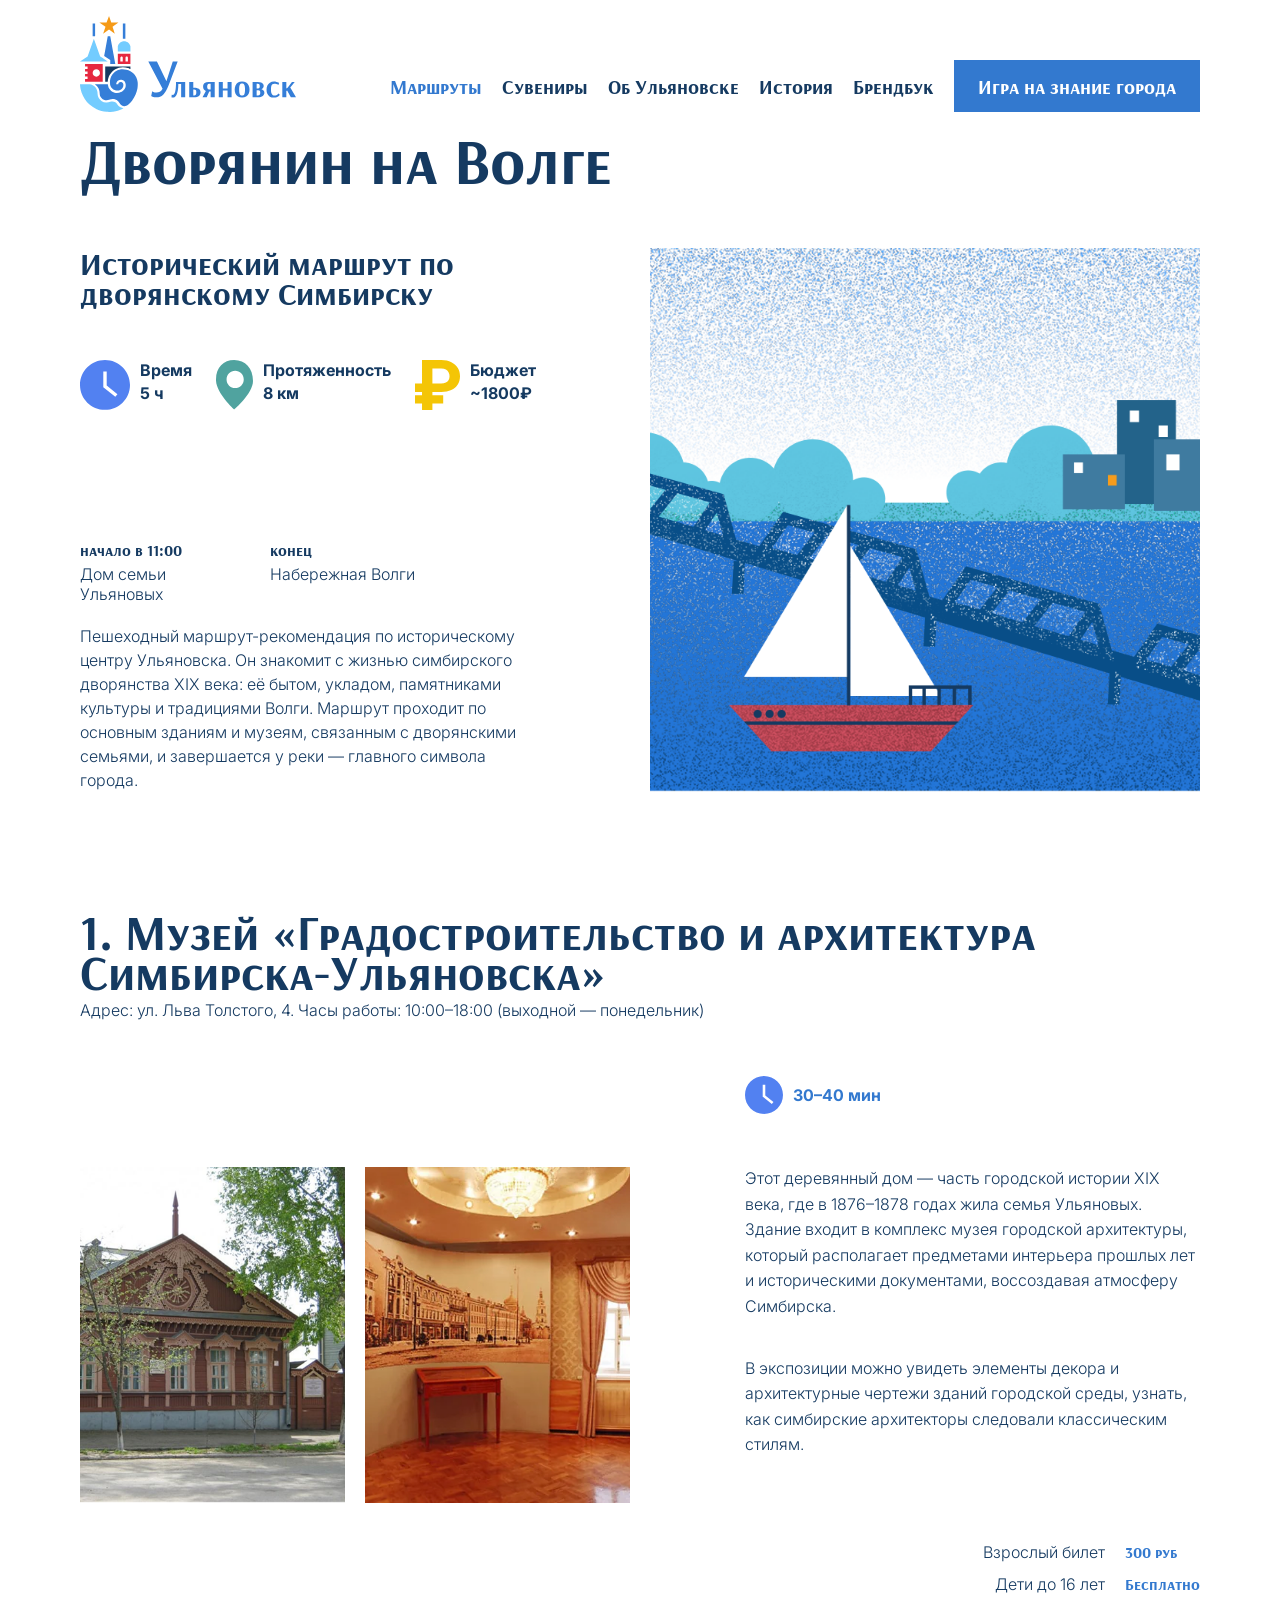
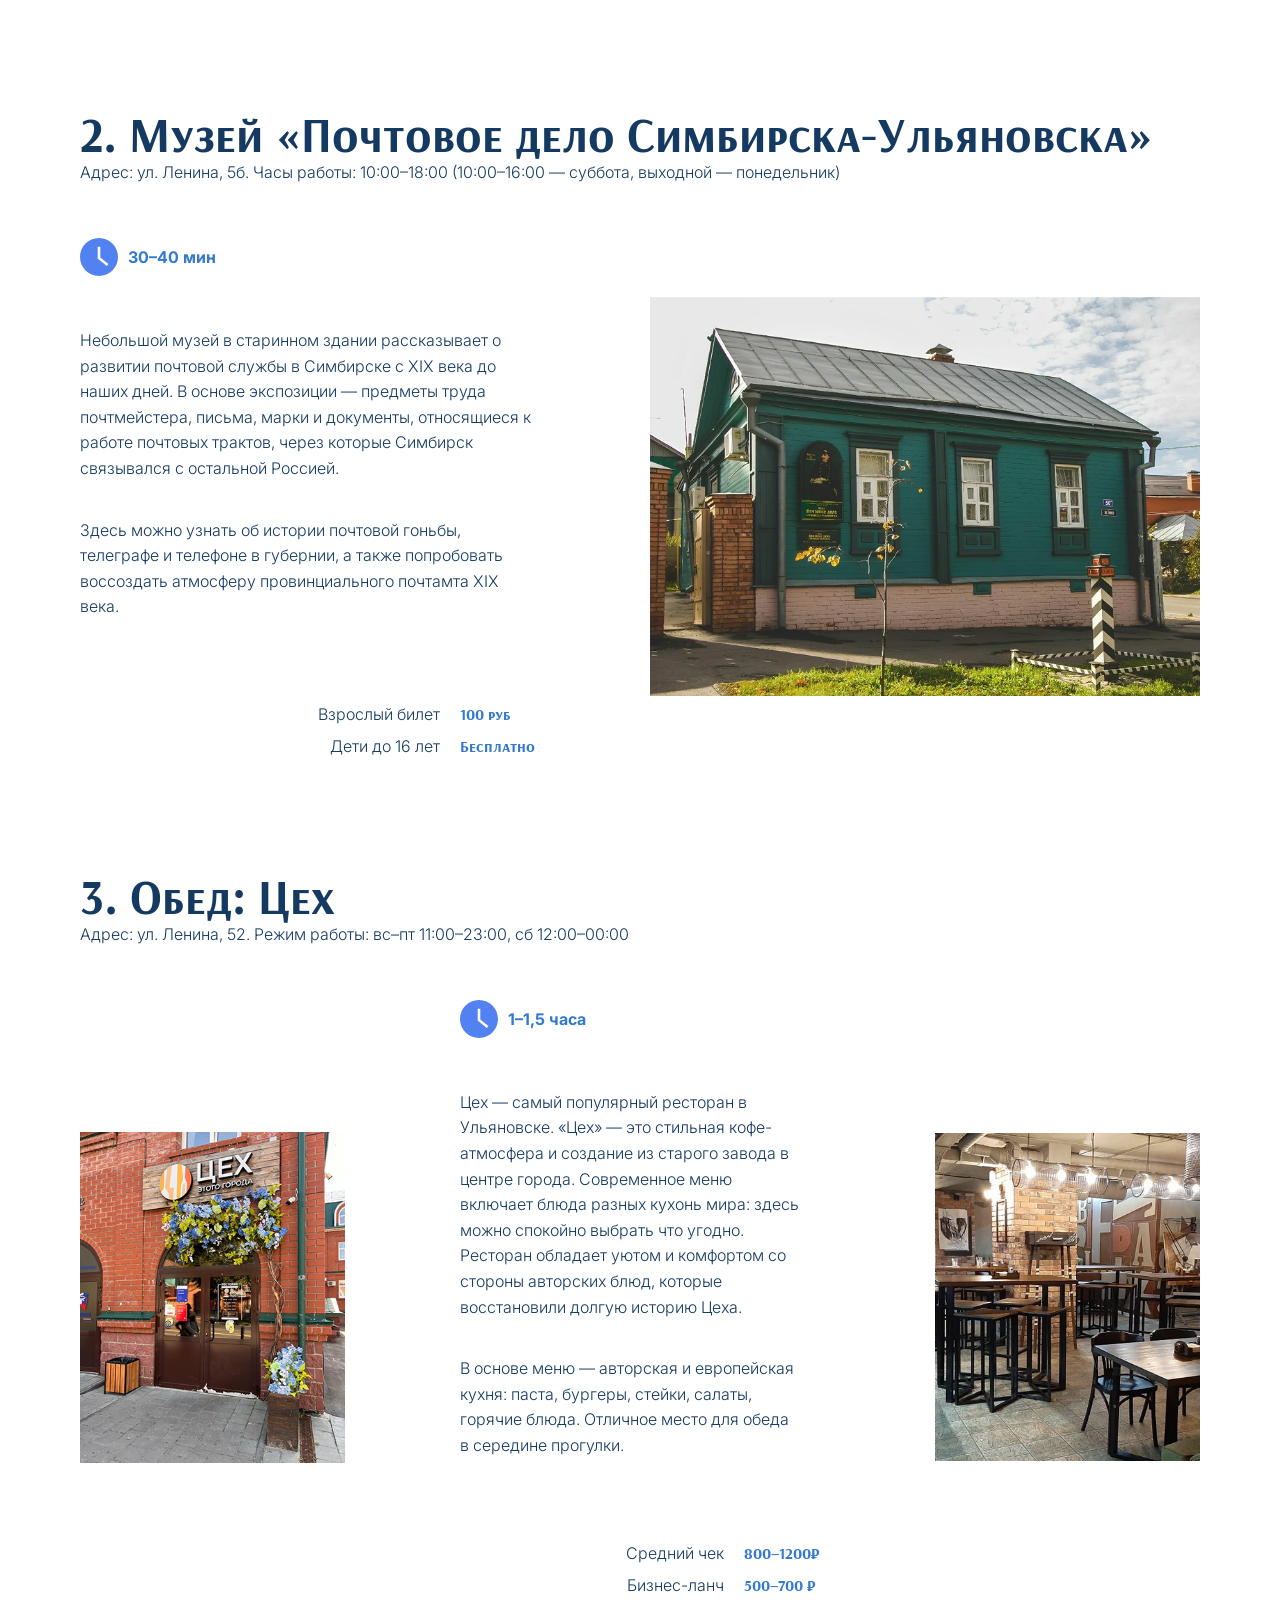
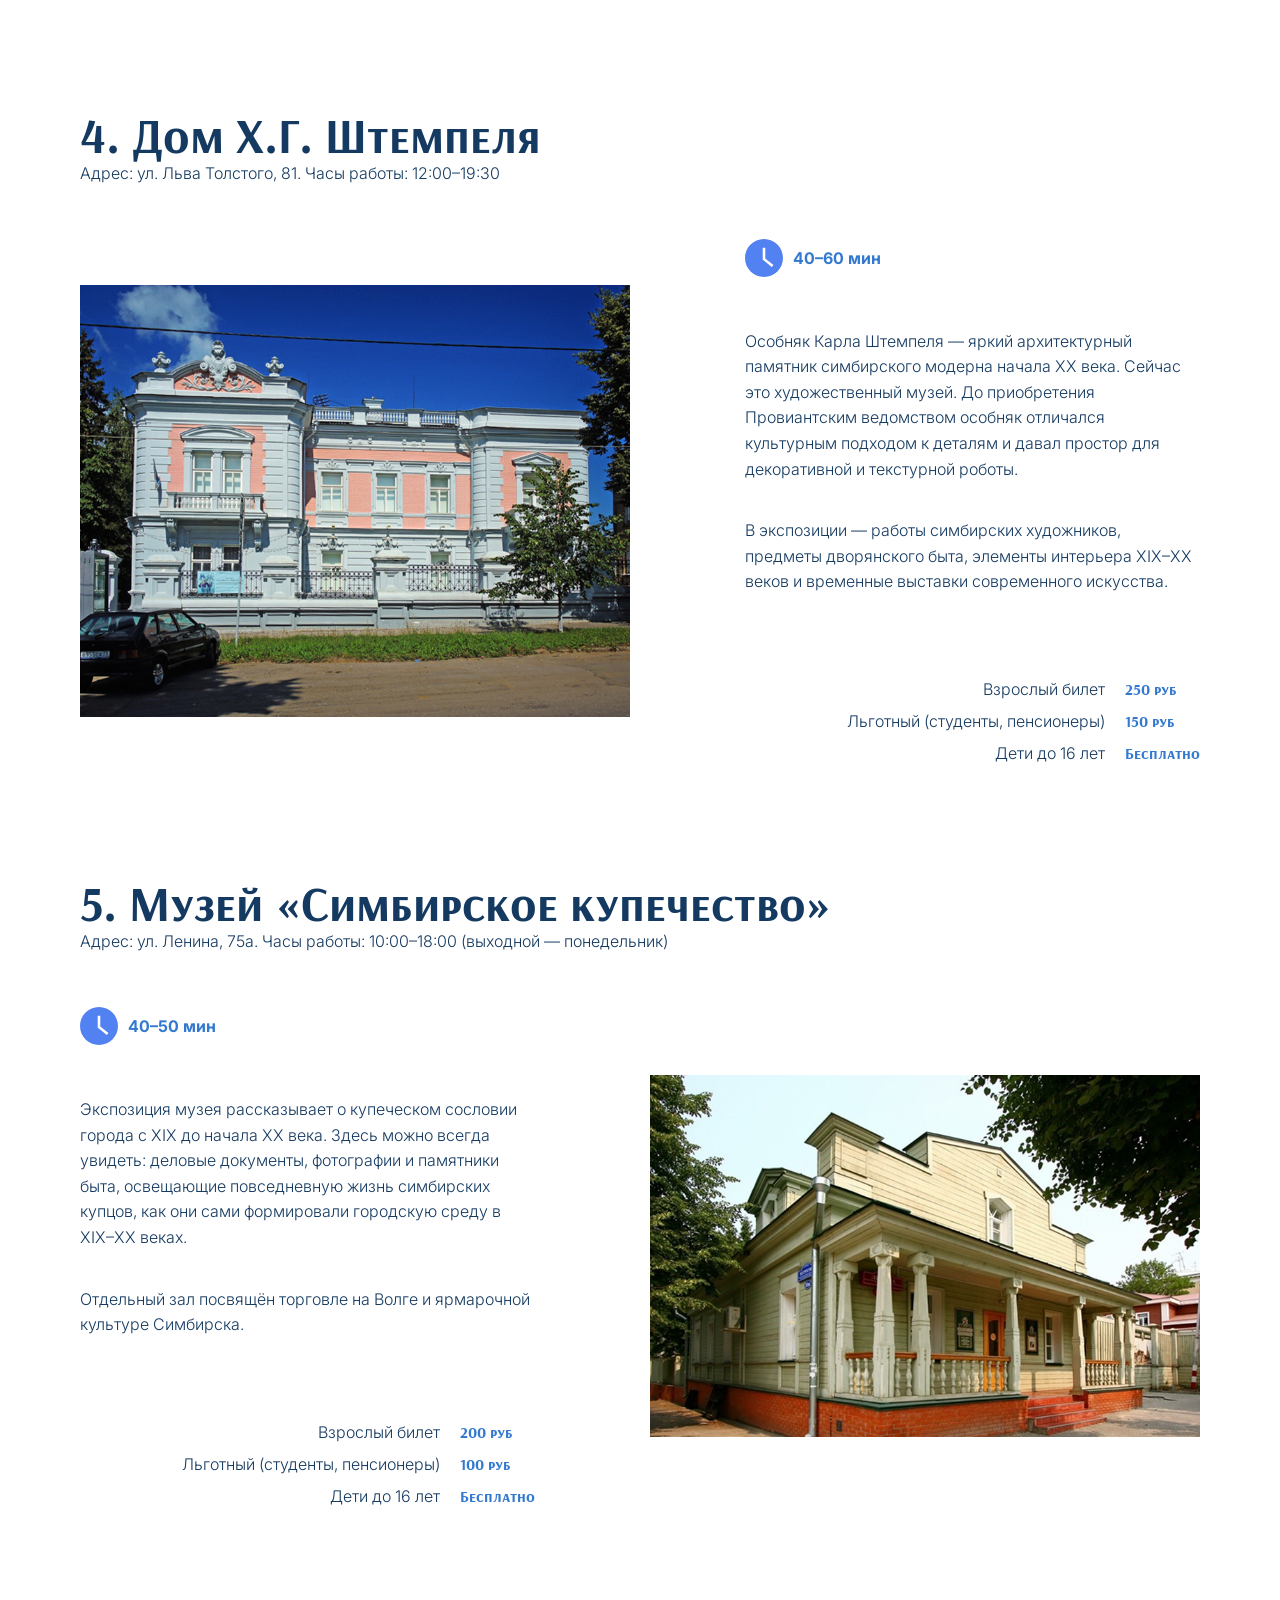
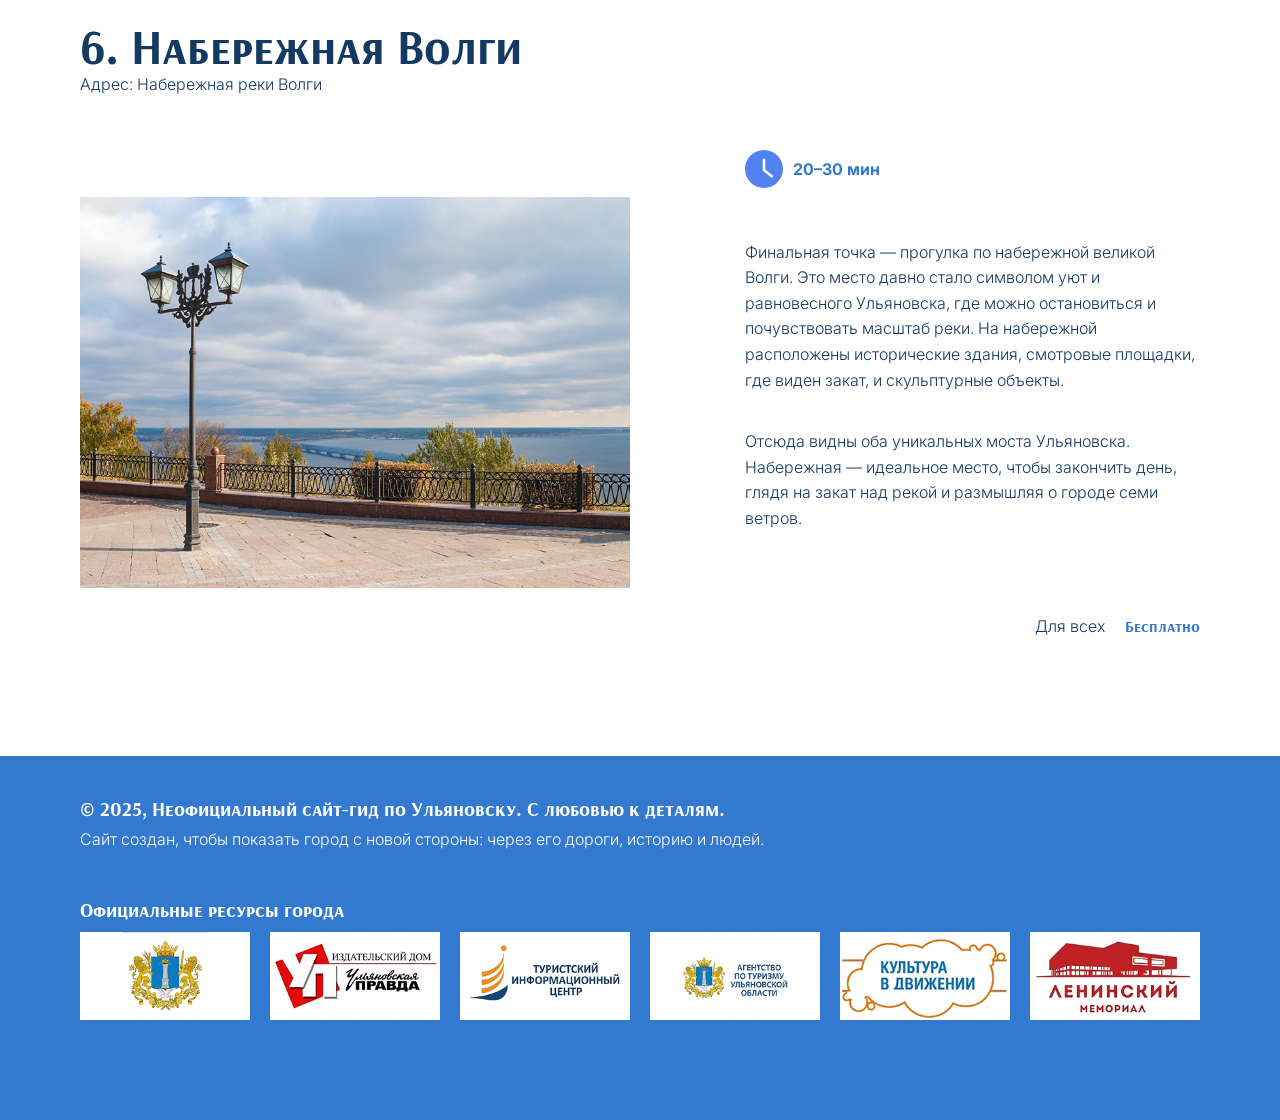
<file: nobleman-on-volga.html>
﻿<!DOCTYPE html>
<html lang="ru">
<head>
    <meta charset="UTF-8">
    <link rel="icon" type="image/svg+xml" href="img/icon_site.svg">
    <meta name="viewport" content="width=device-width, initial-scale=1.0">
    <title>Дворянин на Волге — Ульяновск</title>
    <link rel="stylesheet" href="css/style.css">
    <link rel="stylesheet" href="css/literary-walk.css">
</head>
<body>
    <div class="container">
        <header class="header">
            <div class="logo">
                <a href="index.html">
                    <img src="img/logo2.svg" alt="Логотип" class="logo-img">
                </a>
            </div>
            <button class="burger" aria-label="Меню">
                <span></span>
                <span></span>
                <span></span>
            </button>
            <nav class="nav">
                <div class="nav-links">
                    <a href="routes.html" class="nav-link nav-link--active">Маршруты</a>
                    <a href="souvenirs.html" class="nav-link">Сувениры</a>
                    <a href="about.html" class="nav-link">Об Ульяновске</a>
                    <a href="history.html" class="nav-link">История</a>
                    <a href="https://korsunovayul.github.io/Breandbook/" class="nav-link">Брендбук</a>
                </div>
                <a href="game.html" class="nav-link nav-link--cta">Игра на знание города</a>
            </nav>
            <div class="nav-overlay"></div>
        </header>

        <main class="main">

            <!-- ===== БЛОК 1: ПОСАДОЧНЫЙ ===== -->
            <section class="rp-landing">
                <h1 class="rp-title">Дворянин на Волге</h1>

                <div class="rp-intro">
                    <div class="rp-info">
                        <h2 class="rp-subtitle">Исторический маршрут по дворянскому Симбирску</h2>

                        <div class="rp-stats">
                            <div class="rp-stat">
                                <img src="img/routes/icon-time.svg" alt="Время" class="rp-stat__icon rp-stat__icon--time">
                                <div class="rp-stat__text">
                                    <span class="rp-stat__label">Время</span>
                                    <span class="rp-stat__value">5 ч</span>
                                </div>
                            </div>
                            <div class="rp-stat">
                                <img src="img/routes/icon-distance.svg" alt="Протяжённость" class="rp-stat__icon rp-stat__icon--distance">
                                <div class="rp-stat__text">
                                    <span class="rp-stat__label">Протяженность</span>
                                    <span class="rp-stat__value">8 км</span>
                                </div>
                            </div>
                            <div class="rp-stat">
                                <img src="img/routes/icon-budget.svg" alt="Бюджет" class="rp-stat__icon rp-stat__icon--budget">
                                <div class="rp-stat__text">
                                    <span class="rp-stat__label">Бюджет</span>
                                    <span class="rp-stat__value">~1800₽</span>
                                </div>
                            </div>
                        </div>

                        <div class="rp-points">
                            <div class="rp-point">
                                <span class="rp-point__label">Начало в 11:00</span>
                                <p class="rp-point__text">Дом семьи Ульяновых</p>
                            </div>
                            <div class="rp-point">
                                <span class="rp-point__label">Конец</span>
                                <p class="rp-point__text">Набережная Волги</p>
                            </div>
                        </div>

                        <p class="rp-description">Пешеходный маршрут-рекомендация по историческому центру Ульяновска. Он знакомит с жизнью симбирского дворянства XIX века: её бытом, укладом, памятниками культуры и традициями Волги. Маршрут проходит по основным зданиям и музеям, связанным с дворянскими семьями, и завершается у реки — главного символа города.</p>
                    </div>

                    <div class="rp-image">
                        <img src="img/routes/route2-cover.png" alt="Дворянин на Волге">
                    </div>
                </div>
            </section>

            <!-- ===== БЛОК 2: МУЗЕЙ ГРАДОСТРОИТЕЛЬСТВО ===== -->
            <section class="rp-block">
                <h2 class="rp-block__title">1. Музей «Градостроительство и архитектура Симбирска-Ульяновска»</h2>
                <p class="rp-block__address">Адрес: ул. Льва Толстого, 4. Часы работы: 10:00–18:00 (выходной — понедельник)</p>

                <div class="rp-block__grid">
                    <div class="rp-block__photo rp-block__photo--a">
                        <img src="img/routes/route2/stop1.png" alt="Музей Градостроительство">
                    </div>
                    <div class="rp-block__photo rp-block__photo--b">
                        <img src="img/routes/route2/stop1-2.png" alt="Музей Градостроительство 2">
                    </div>
                    <div class="rp-block__spacer"></div>
                    <div class="rp-block__text">
                        <div class="rp-block__time-row">
                            <img src="img/routes/icon-time.svg" alt="Время" class="rp-block__time-icon">
                            <span class="rp-block__time-label">30–40 мин</span>
                        </div>
                        <p class="rp-block__desc">Этот деревянный дом — часть городской истории XIX века, где в 1876–1878 годах жила семья Ульяновых. Здание входит в комплекс музея городской архитектуры, который располагает предметами интерьера прошлых лет и историческими документами, воссоздавая атмосферу Симбирска.</p>
                        <p class="rp-block__desc">В экспозиции можно увидеть элементы декора и архитектурные чертежи зданий городской среды, узнать, как симбирские архитекторы следовали классическим стилям.</p>
                        <div class="rp-block__pricing">
                            <span class="rp-block__price-label">Взрослый билет</span>
                            <span class="rp-block__price-value">300 руб</span>
                            <span class="rp-block__price-label">Дети до 16 лет</span>
                            <span class="rp-block__price-value">Бесплатно</span>
                        </div>
                    </div>
                </div>
            </section>

            <!-- ===== БЛОК 3: МУЗЕЙ ПОЧТОВОЕ ДЕЛО ===== -->
            <section class="rp-block rp-block--reverse">
                <h2 class="rp-block__title">2. Музей «Почтовое дело Симбирска-Ульяновска»</h2>
                <p class="rp-block__address">Адрес: ул. Ленина, 5б. Часы работы: 10:00–18:00 (10:00–16:00 — суббота, выходной — понедельник)</p>

                <div class="rp-block__grid rp-block__grid--reverse">
                    <div class="rp-block__text rp-block__text--left">
                        <div class="rp-block__time-row" style="grid-column: 1 / -1">
                            <img src="img/routes/icon-time.svg" alt="Время" class="rp-block__time-icon">
                            <span class="rp-block__time-label">30–40 мин</span>
                        </div>
                        <p class="rp-block__desc">Небольшой музей в старинном здании рассказывает о развитии почтовой службы в Симбирске с XIX века до наших дней. В основе экспозиции — предметы труда почтмейстера, письма, марки и документы, относящиеся к работе почтовых трактов, через которые Симбирск связывался с остальной Россией.</p>
                        <p class="rp-block__desc">Здесь можно узнать об истории почтовой гоньбы, телеграфе и телефоне в губернии, а также попробовать воссоздать атмосферу провинциального почтамта XIX века.</p>
                        <div class="rp-block__pricing">
                            <span class="rp-block__price-label">Взрослый билет</span>
                            <span class="rp-block__price-value">100 руб</span>
                            <span class="rp-block__price-label">Дети до 16 лет</span>
                            <span class="rp-block__price-value">Бесплатно</span>
                        </div>
                    </div>
                    <div class="rp-block__spacer rp-block__spacer--mid"></div>
                    <div class="rp-block__photo rp-block__photo--right">
                        <img src="img/routes/route2/stop2.png" alt="Музей Почтовое дело">
                    </div>
                </div>
            </section>

            <!-- ===== БЛОК 4: ОБЕД ЦЕХ ===== -->
            <section class="rp-block">
                <h2 class="rp-block__title">3. Обед: Цех</h2>
                <p class="rp-block__address">Адрес: ул. Ленина, 52. Режим работы: вс–пт 11:00–23:00, сб 12:00–00:00</p>

                <div class="rp-block__grid rp-block__grid--sandwich">
                    <div class="rp-block__photo rp-block__photo--left-narrow">
                        <img src="img/routes/route2/stop3.png" alt="Ресторан Цех">
                    </div>
                    <div class="rp-block__text rp-block__text--center">
                        <div class="rp-block__time-row">
                            <img src="img/routes/icon-time.svg" alt="Время" class="rp-block__time-icon">
                            <span class="rp-block__time-label">1–1,5 часа</span>
                        </div>
                        <p class="rp-block__desc">Цех — самый популярный ресторан в Ульяновске. «Цех» — это стильная кофе-атмосфера и создание из старого завода в центре города. Современное меню включает блюда разных кухонь мира: здесь можно спокойно выбрать что угодно. Ресторан обладает уютом и комфортом со стороны авторских блюд, которые восстановили долгую историю Цеха.</p>
                        <p class="rp-block__desc">В основе меню — авторская и европейская кухня: паста, бургеры, стейки, салаты, горячие блюда. Отличное место для обеда в середине прогулки.</p>
                        <div class="rp-block__pricing rp-block__pricing--center">
                            <span class="rp-block__price-label">Средний чек</span>
                            <span class="rp-block__price-value">800–1200₽</span>
                            <span class="rp-block__price-label">Бизнес-ланч</span>
                            <span class="rp-block__price-value">500–700 ₽</span>
                        </div>
                    </div>
                    <div class="rp-block__photo rp-block__photo--right-narrow">
                        <img src="img/routes/route2/stop3-2.png" alt="Ресторан Цех 2">
                    </div>
                </div>
            </section>

            <!-- ===== БЛОК 5: ДОМ ШТЕМПЕЛЯ ===== -->
            <section class="rp-block">
                <h2 class="rp-block__title">4. Дом Х.Г. Штемпеля</h2>
                <p class="rp-block__address">Адрес: ул. Льва Толстого, 81. Часы работы: 12:00–19:30</p>

                <div class="rp-block__grid">
                    <div class="rp-block__photo rp-block__photo--single">
                        <img src="img/routes/route2/stop4.png" alt="Дом Х.Г. Штемпеля">
                    </div>
                    <div class="rp-block__spacer"></div>
                    <div class="rp-block__text">
                        <div class="rp-block__time-row">
                            <img src="img/routes/icon-time.svg" alt="Время" class="rp-block__time-icon">
                            <span class="rp-block__time-label">40–60 мин</span>
                        </div>
                        <p class="rp-block__desc">Особняк Карла Штемпеля — яркий архитектурный памятник симбирского модерна начала XX века. Сейчас это художественный музей. До приобретения Провиантским ведомством особняк отличался культурным подходом к деталям и давал простор для декоративной и текстурной роботы.</p>
                        <p class="rp-block__desc">В экспозиции — работы симбирских художников, предметы дворянского быта, элементы интерьера XIX–XX веков и временные выставки современного искусства.</p>
                        <div class="rp-block__pricing">
                            <span class="rp-block__price-label">Взрослый билет</span>
                            <span class="rp-block__price-value">250 руб</span>
                            <span class="rp-block__price-label">Льготный (студенты, пенсионеры)</span>
                            <span class="rp-block__price-value">150 руб</span>
                            <span class="rp-block__price-label">Дети до 16 лет</span>
                            <span class="rp-block__price-value">Бесплатно</span>
                        </div>
                    </div>
                </div>
            </section>

            <!-- ===== БЛОК 6: МУЗЕЙ СИМБИРСКОЕ КУПЕЧЕСТВО ===== -->
            <section class="rp-block rp-block--reverse">
                <h2 class="rp-block__title">5. Музей «Симбирское купечество»</h2>
                <p class="rp-block__address">Адрес: ул. Ленина, 75а. Часы работы: 10:00–18:00 (выходной — понедельник)</p>

                <div class="rp-block__grid rp-block__grid--reverse">
                    <div class="rp-block__text rp-block__text--left">
                        <div class="rp-block__time-row" style="grid-column: 1 / -1">
                            <img src="img/routes/icon-time.svg" alt="Время" class="rp-block__time-icon">
                            <span class="rp-block__time-label">40–50 мин</span>
                        </div>
                        <p class="rp-block__desc">Экспозиция музея рассказывает о купеческом сословии города с XIX до начала XX века. Здесь можно всегда увидеть: деловые документы, фотографии и памятники быта, освещающие повседневную жизнь симбирских купцов, как они сами формировали городскую среду в XIX–XX веках.</p>
                        <p class="rp-block__desc">Отдельный зал посвящён торговле на Волге и ярмарочной культуре Симбирска.</p>
                        <div class="rp-block__pricing">
                            <span class="rp-block__price-label">Взрослый билет</span>
                            <span class="rp-block__price-value">200 руб</span>
                            <span class="rp-block__price-label">Льготный (студенты, пенсионеры)</span>
                            <span class="rp-block__price-value">100 руб</span>
                            <span class="rp-block__price-label">Дети до 16 лет</span>
                            <span class="rp-block__price-value">Бесплатно</span>
                        </div>
                    </div>
                    <div class="rp-block__spacer rp-block__spacer--mid"></div>
                    <div class="rp-block__photo rp-block__photo--right">
                        <img src="img/routes/route2/stop5.png" alt="Музей Симбирское купечество">
                    </div>
                </div>
            </section>

            <!-- ===== БЛОК 7: НАБЕРЕЖНАЯ ВОЛГИ ===== -->
            <section class="rp-block">
                <h2 class="rp-block__title">6. Набережная Волги</h2>
                <p class="rp-block__address">Адрес: Набережная реки Волги</p>

                <div class="rp-block__grid">
                    <div class="rp-block__photo rp-block__photo--single">
                        <img src="img/routes/route2/stop6.png" alt="Набережная Волги">
                    </div>
                    <div class="rp-block__spacer"></div>
                    <div class="rp-block__text">
                        <div class="rp-block__time-row">
                            <img src="img/routes/icon-time.svg" alt="Время" class="rp-block__time-icon">
                            <span class="rp-block__time-label">20–30 мин</span>
                        </div>
                        <p class="rp-block__desc">Финальная точка — прогулка по набережной великой Волги. Это место давно стало символом уют и равновесного Ульяновска, где можно остановиться и почувствовать масштаб реки. На набережной расположены исторические здания, смотровые площадки, где виден закат, и скульптурные объекты.</p>
                        <p class="rp-block__desc">Отсюда видны оба уникальных моста Ульяновска. Набережная — идеальное место, чтобы закончить день, глядя на закат над рекой и размышляя о городе семи ветров.</p>
                        <div class="rp-block__pricing--free">
                            <span class="rp-block__audience">Для всех</span>
                            <span class="rp-block__price">Бесплатно</span>
                        </div>
                    </div>
                </div>
            </section>

        </main>
    </div>

    <footer class="footer">
        <div class="container">
            <div class="footer-content">
                <p class="footer-copyright">© 2025,&nbsp;Неофициальный сайт-гид по&nbsp;Ульяновску. С&nbsp;любовью к&nbsp;деталям.</p>
                <p class="footer-description">Сайт создан, чтобы показать город с&nbsp;новой стороны: через его дороги, историю и&nbsp;людей.</p>
                <h3 class="footer-resources-title">Официальные ресурсы города</h3>
                <div class="footer-resources">
                    <div class="footer-resources-track">
                        <div class="footer-resource"><a href="https://ulgov.gosuslugi.ru/" target="_blank" rel="noopener"><img src="img/resources/Rectangle 241.png" alt="Ресурс 1"></a></div>
                        <div class="footer-resource"><a href="https://ulgov.gosuslugi.ru/" target="_blank" rel="noopener"><img src="img/resources/Rectangle 242.png" alt="Ресурс 2"></a></div>
                        <div class="footer-resource"><a href="https://tic73.ru/" target="_blank" rel="noopener"><img src="img/resources/Rectangle 243.png" alt="Ресурс 3"></a></div>
                        <div class="footer-resource"><a href="https://visit-ulyanovsk.ru/" target="_blank" rel="noopener"><img src="img/resources/Rectangle 244.png" alt="Ресурс 4"></a></div>
                        <div class="footer-resource"><a href="https://visit-ulyanovsk.ru/" target="_blank" rel="noopener"><img src="img/resources/Rectangle 245.png" alt="Ресурс 5"></a></div>
                        <div class="footer-resource"><a href="https://leninmemorial.ru/" target="_blank" rel="noopener"><img src="img/resources/Rectangle 246.png" alt="Ресурс 6"></a></div>
                        <div class="footer-resource"><a href="https://ulgov.gosuslugi.ru/" target="_blank" rel="noopener"><img src="img/resources/Rectangle 241.png" alt="Ресурс 1"></a></div>
                        <div class="footer-resource"><a href="https://ulgov.gosuslugi.ru/" target="_blank" rel="noopener"><img src="img/resources/Rectangle 242.png" alt="Ресурс 2"></a></div>
                        <div class="footer-resource"><a href="https://tic73.ru/" target="_blank" rel="noopener"><img src="img/resources/Rectangle 243.png" alt="Ресурс 3"></a></div>
                        <div class="footer-resource"><a href="https://visit-ulyanovsk.ru/" target="_blank" rel="noopener"><img src="img/resources/Rectangle 244.png" alt="Ресурс 4"></a></div>
                        <div class="footer-resource"><a href="https://visit-ulyanovsk.ru/" target="_blank" rel="noopener"><img src="img/resources/Rectangle 245.png" alt="Ресурс 5"></a></div>
                        <div class="footer-resource"><a href="https://leninmemorial.ru/" target="_blank" rel="noopener"><img src="img/resources/Rectangle 246.png" alt="Ресурс 6"></a></div>
                    </div>
                </div>
            </div>
        </div>
    </footer>

    <script src="js/script.js"></script>
</body>
</html>
</file>
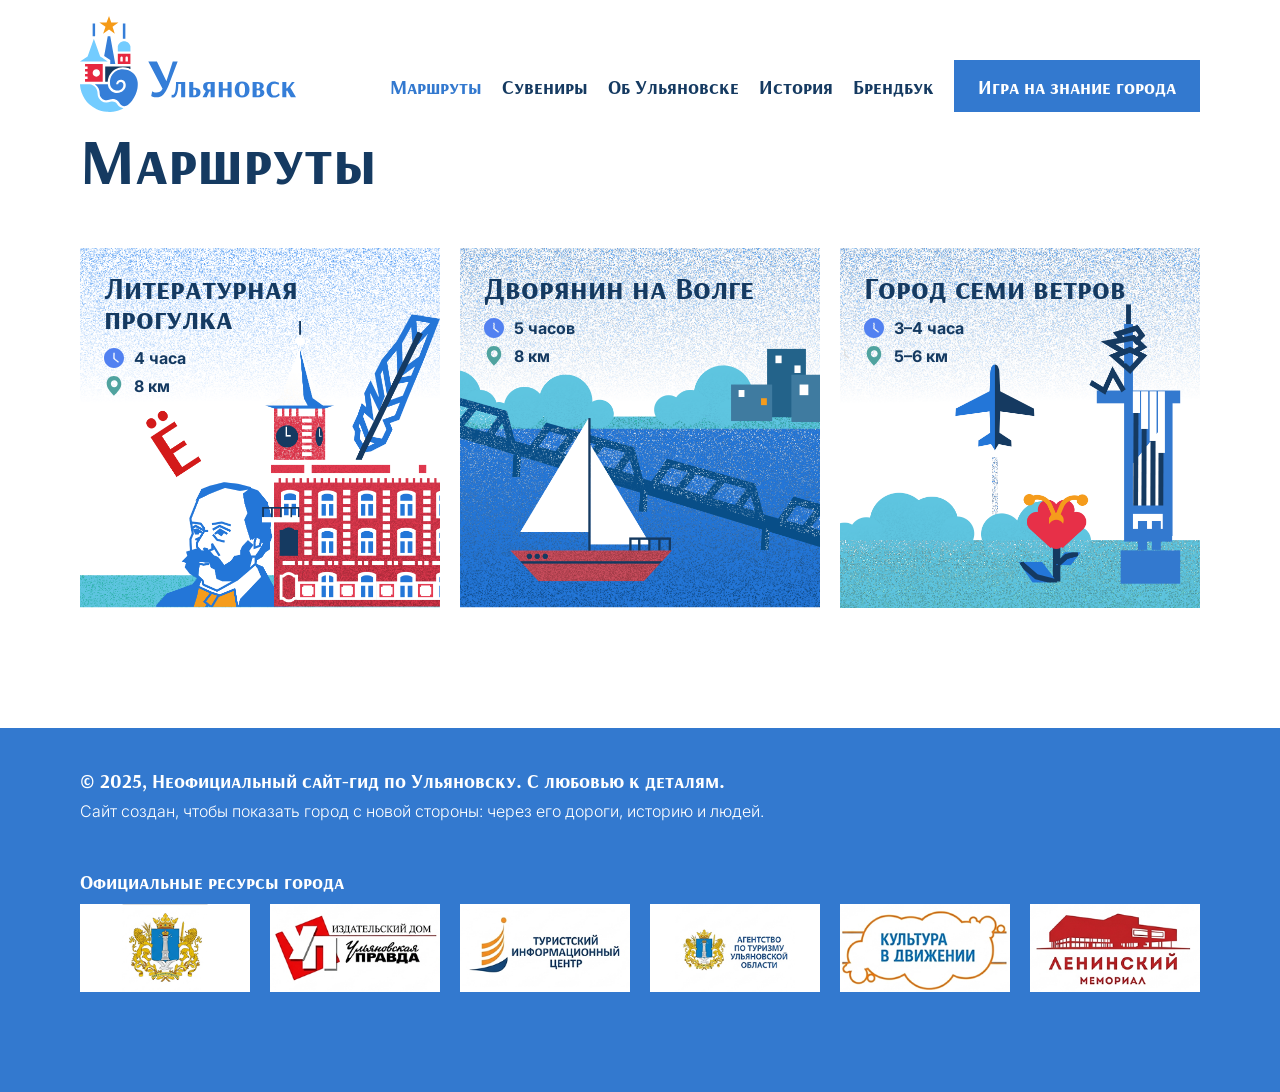
<file: routes.html>
﻿<!DOCTYPE html>
<html lang="ru">
<head>
    <meta charset="UTF-8">
    <link rel="icon" type="image/svg+xml" href="img/icon_site.svg">
    <meta name="viewport" content="width=device-width, initial-scale=1.0">
    <title>Маршруты — Ульяновск</title>
    <link rel="stylesheet" href="css/style.css">
    <link rel="stylesheet" href="css/routes.css">
</head>
<body>
    <div class="container">
        <header class="header">
            <div class="logo">
                <a href="index.html">
                    <img src="img/logo2.svg" alt="Логотип" class="logo-img">
                </a>
            </div>
            <button class="burger" aria-label="Меню">
                <span></span>
                <span></span>
                <span></span>
            </button>
            <nav class="nav">
                <div class="nav-links">
                    <a href="routes.html" class="nav-link nav-link--active">Маршруты</a>
                    <a href="souvenirs.html" class="nav-link">Сувениры</a>
                    <a href="about.html" class="nav-link">Об Ульяновске</a>
                    <a href="history.html" class="nav-link">История</a>
                    <a href="https://korsunovayul.github.io/Breandbook/" class="nav-link">Брендбук</a>
                </div>
                <a href="game.html" class="nav-link nav-link--cta">Игра на знание города</a>
            </nav>
            <div class="nav-overlay"></div>
        </header>

        <main class="main">
            <section class="routes">
                <h1 class="routes-title">Маршруты</h1>
                <div class="routes-grid">

                    <a class="route-card" href="literary-walk.html" style="background-image: url('img/routes/route1-cover.png')">
                        <div class="route-card__inner">
                            <h2 class="route-card__title">Литературная прогулка</h2>
                            <div class="route-card__params">
                                <div class="route-param">
                                    <img src="img/routes/icon-time.svg" alt="Время" class="route-param__icon route-param__icon--time">
                                    <span class="route-param__text">4 часа</span>
                                </div>
                                <div class="route-param">
                                    <img src="img/routes/icon-distance.svg" alt="Расстояние" class="route-param__icon route-param__icon--distance">
                                    <span class="route-param__text">8 км</span>
                                </div>
                            </div>
                        </div>
                    </a>

                    <a class="route-card" href="nobleman-on-volga.html" style="background-image: url('img/routes/route2-cover.png')">
                        <div class="route-card__inner">
                            <h2 class="route-card__title">Дворянин на Волге</h2>
                            <div class="route-card__params">
                                <div class="route-param">
                                    <img src="img/routes/icon-time.svg" alt="Время" class="route-param__icon route-param__icon--time">
                                    <span class="route-param__text">5 часов</span>
                                </div>
                                <div class="route-param">
                                    <img src="img/routes/icon-distance.svg" alt="Расстояние" class="route-param__icon route-param__icon--distance">
                                    <span class="route-param__text">8 км</span>
                                </div>
                            </div>
                        </div>
                    </a>

                    <a class="route-card" href="city-of-seven-winds.html" style="background-image: url('img/routes/route3-cover.png')">
                        <div class="route-card__inner">
                            <h2 class="route-card__title">Город семи ветров</h2>
                            <div class="route-card__params">
                                <div class="route-param">
                                    <img src="img/routes/icon-time.svg" alt="Время" class="route-param__icon route-param__icon--time">
                                    <span class="route-param__text">3–4 часа</span>
                                </div>
                                <div class="route-param">
                                    <img src="img/routes/icon-distance.svg" alt="Расстояние" class="route-param__icon route-param__icon--distance">
                                    <span class="route-param__text">5–6 км</span>
                                </div>
                            </div>
                        </div>
                    </a>

                </div>
            </section>
        </main>
    </div>

    <footer class="footer">
        <div class="container">
            <div class="footer-content">
                <p class="footer-copyright">© 2025,&nbsp;Неофициальный сайт-гид по&nbsp;Ульяновску. С&nbsp;любовью к&nbsp;деталям.</p>
                <p class="footer-description">Сайт создан, чтобы показать город с&nbsp;новой стороны: через его дороги, историю и&nbsp;людей.</p>
                <h3 class="footer-resources-title">Официальные ресурсы города</h3>
                <div class="footer-resources">
                    <div class="footer-resources-track">
                        <div class="footer-resource"><a href="https://ulgov.gosuslugi.ru/" target="_blank" rel="noopener"><img src="img/resources/Rectangle 241.png" alt="Ресурс 1"></a></div>
                        <div class="footer-resource"><a href="https://ulgov.gosuslugi.ru/" target="_blank" rel="noopener"><img src="img/resources/Rectangle 242.png" alt="Ресурс 2"></a></div>
                        <div class="footer-resource"><a href="https://tic73.ru/" target="_blank" rel="noopener"><img src="img/resources/Rectangle 243.png" alt="Ресурс 3"></a></div>
                        <div class="footer-resource"><a href="https://visit-ulyanovsk.ru/" target="_blank" rel="noopener"><img src="img/resources/Rectangle 244.png" alt="Ресурс 4"></a></div>
                        <div class="footer-resource"><a href="https://visit-ulyanovsk.ru/" target="_blank" rel="noopener"><img src="img/resources/Rectangle 245.png" alt="Ресурс 5"></a></div>
                        <div class="footer-resource"><a href="https://leninmemorial.ru/" target="_blank" rel="noopener"><img src="img/resources/Rectangle 246.png" alt="Ресурс 6"></a></div>
                        <!-- Дубликаты для бесшовной петли -->
                        <div class="footer-resource"><a href="https://ulgov.gosuslugi.ru/" target="_blank" rel="noopener"><img src="img/resources/Rectangle 241.png" alt="Ресурс 1"></a></div>
                        <div class="footer-resource"><a href="https://ulgov.gosuslugi.ru/" target="_blank" rel="noopener"><img src="img/resources/Rectangle 242.png" alt="Ресурс 2"></a></div>
                        <div class="footer-resource"><a href="https://tic73.ru/" target="_blank" rel="noopener"><img src="img/resources/Rectangle 243.png" alt="Ресурс 3"></a></div>
                        <div class="footer-resource"><a href="https://visit-ulyanovsk.ru/" target="_blank" rel="noopener"><img src="img/resources/Rectangle 244.png" alt="Ресурс 4"></a></div>
                        <div class="footer-resource"><a href="https://visit-ulyanovsk.ru/" target="_blank" rel="noopener"><img src="img/resources/Rectangle 245.png" alt="Ресурс 5"></a></div>
                        <div class="footer-resource"><a href="https://leninmemorial.ru/" target="_blank" rel="noopener"><img src="img/resources/Rectangle 246.png" alt="Ресурс 6"></a></div>
                    </div>
                </div>
            </div>
        </div>
    </footer>

    <script src="js/script.js"></script>
    <script>
        document.querySelectorAll('.route-card').forEach(card => {
            card.addEventListener('click', () => {
                card.classList.remove('route-card--pressed');
                void card.offsetWidth; // сброс анимации
                card.classList.add('route-card--pressed');
                card.addEventListener('animationend', () => {
                    card.classList.remove('route-card--pressed');
                }, { once: true });
            });
        });
    </script>
</body>
</html>
</file>
<file: css/style.css>
/* ===== ШРИФТЫ ===== */
@import url('https://fonts.googleapis.com/css2?family=Arsenal+SC:ital,wght@0,400;0,700;1,400;1,700&family=Inter:wght@300;700&display=swap');

/* ===== ЦВЕТА ===== */
:root {
    --color-text-primary: #153A61;
    --color-cta-bg: #3379CF;
    --color-cta-hover: #F59C1C;
    --color-nature: #3D9B7D;   /* зелёный — погода, природа */
}

/* ===== СБРОС И БАЗОВЫЕ СТИЛИ ===== */
* {
    margin: 0;
    padding: 0;
    box-sizing: border-box;
}

html {
    font-size: 16px;
}

body {
    font-family: 'Inter', sans-serif;
    background-color: #ffffff;
    color: var(--color-text-primary);
}

/* ===== МОДУЛЬНАЯ СЕТКА 1920px ===== */
.container {
    max-width: 1920px;
    margin: 0 auto;
    padding: 0 8.33vw;
}

/* Grid для 12 колонок */
.grid {
    display: grid;
    grid-template-columns: repeat(12, minmax(0, 1fr));
    gap: 1.25rem; /* 20px */
}

/* ===== ТИПОГРАФИКА ===== */

/* Заголовок героя: Arsenal SC Bold 128px = 8rem */
.hero-title {
    font-family: 'Arsenal SC', sans-serif;
    font-weight: bold;
    font-size: 8rem;
    line-height: auto;
}

/* Подзаголовок: Текст 2 — Inter Light 20px = 1.25rem */
.hero-subtitle {
    font-family: 'Inter', sans-serif;
    font-weight: 300;
    font-size: 1.25rem;
    line-height: auto;
    position: relative;
    top: -1.5rem;
}

/* Выделение в тексте 2: Arsenal SC Bold 20px = 1.25rem */
.highlight-2 {
    font-family: 'Arsenal SC', sans-serif;
    font-weight: bold;
    font-size: 1.25rem;
}

/* ===== ХЕДЕР ===== */
.header {
    display: flex;
    justify-content: space-between;
    align-items: flex-end;
    padding-top: 1rem;
    padding-bottom: 1rem;
    padding-left: 8.33vw;
    padding-right: 8.33vw;
    position: fixed;
    top: 0;
    left: 0;
    right: 0;
    background-color: #ffffff;
    z-index: 1000;
    transition: transform 0.4s ease;
}

.header.scrolled {
    transform: translateY(-3rem); /* при скролле — хедер подтягивается вверх */
}

.logo {
    align-self: flex-end;
    overflow: hidden;
}

.logo a {
    display: block;
    text-decoration: none;
}

.logo-img {
    height: 6rem; /* 96px */
    width: auto;
    display: block;
    transition: all 0.4s ease;
    /* Показываем весь логотип целиком */
    clip-path: inset(0 0 0 0);
    transform: translateX(0);
}

/* Скролнутое состояние — обрезаем знак (левые ~28%), текст сдвигаем влево */
.logo.scrolled .logo-img {
    clip-path: inset(0 0 0 28%);
    transform: translateX(-3.8rem); /* сдвигаем текст влево на место знака (~60px) */
    height: 6rem; /* фиксируем высоту */
}

.nav {
    display: flex;
    align-items: center;
    gap: 2.25rem;
}

.nav-links {
    display: flex;
    align-items: center;
    gap: 2.25rem;
}

.nav-link {
    font-family: 'Arsenal SC', sans-serif;
    font-weight: bold;
    font-size: 1.25rem;
    color: var(--color-text-primary);
    text-decoration: none;
    white-space: nowrap;
    transition: color 0.2s ease;
}

.nav-link:hover {
    color: var(--color-cta-bg);
}

.nav-link:active {
    color: var(--color-text-primary);
}

/* CTA кнопка "Игра на знание города" */
.nav-link--cta {
    display: inline-flex;
    align-items: center;
    justify-content: center;
    width: 15.375rem; /* 246px */
    height: 3.25rem; /* 52px */
    background-color: var(--color-cta-bg);
    color: #ffffff;
    border-radius: 0; /* Если нужны скругления — уточни */
    transition: background-color 0.2s ease, color 0.2s ease;
}

.nav-link--cta:hover {
    background-color: var(--color-cta-hover);
    color: #ffffff;
}

.nav-link--cta:active {
    background-color: var(--color-text-primary);
}

/* ===== БАЗОВЫЕ ОТСТУПЫ ===== */
.main {
    margin-top: 8rem; /* отступ чтобы контент не был под фиксированным хедером */
}

/* ===== БУРГЕР — СКРЫТ НА ДЕСКТОПЕ ===== */
.burger {
    display: none;
}

.nav-overlay {
    display: none;
}

/* ===== СТРЕЛКА (общий компонент) ===== */
.arrow-icon {
    transition: all 0.2s ease;
}

.arrow-fill {
    fill: #ffffff;
    transition: fill 0.2s ease;
}

.arrow-stroke {
    stroke: #153A61;
    transition: stroke 0.2s ease;
}

/* ===== СЖАТИЕ НАВИГАЦИИ — до 1600px ===== */
@media (max-width: 1600px) {
    .nav       { gap: 1.75rem; }
    .nav-links { gap: 1.75rem; }
}

/* ===== НОУТБУК (769–1366px) ===== */
@media (min-width: 769px) and (max-width: 1366px) {
    /* Поля сетки: 80px = 5rem */
    .container {
        padding: 0 5rem;
    }

    /* Хедер позиционируется по тем же полям */
    .header {
        left: 0;
        right: 0;
        padding-left: 5rem;
        padding-right: 5rem;
    }

    /* Дополнительно сжимаем навигацию */
    .nav       { gap: 1.25rem; }
    .nav-links { gap: 1.25rem; }
}

/* ===== БУРГЕР-МЕНЮ (≤1100px) ===== */
/* Всё что связано с меню-шторкой — бургер, оверлей, ссылки */
@media (max-width: 1100px) {
    /* Скролл-эффект хедера отключаем — при бургере некрасиво */
    .header.scrolled {
        transform: none !important;
        padding-top: 0.75rem !important;
        padding-bottom: 1rem !important;
    }

    /* Логотип: отменяем clip-path скролла */
    .logo { flex: 0 0 auto; }

    .logo.scrolled .logo-img {
        clip-path: none !important;
        transform: none !important;
        height: auto !important;
    }

    /* Показываем бургер */
    .burger {
        display: flex;
        flex-direction: column;
        gap: 0.3125rem; /* 5px */
        background: none;
        border: none;
        cursor: pointer;
        padding: 0;
        z-index: 1100;
        margin-left: auto;
        margin-bottom: 1rem;
        width: 2.3125rem; /* 37px */
        height: 1rem;     /* 16px */
        align-self: flex-end;
        justify-content: center;
    }

    .burger span {
        display: block;
        width: 100%;
        height: 0.125rem; /* 2px */
        background-color: var(--color-text-primary);
        transition: all 0.3s ease;
    }

    .burger.active span:nth-child(1) {
        transform: rotate(45deg) translate(0.3125rem, 0.3125rem);
    }
    .burger.active span:nth-child(2) { opacity: 0; }
    .burger.active span:nth-child(3) {
        transform: rotate(-45deg) translate(0.3125rem, -0.3125rem);
    }

    /* Шторка меню — полноэкранная */
    .nav {
        position: fixed;
        top: 0;
        left: 0;
        width: 100%;
        height: 100vh;
        background-color: #ffffff;
        flex-direction: column;
        justify-content: flex-start;
        align-items: flex-start;
        padding: 5rem 2rem 2rem;
        gap: 0;
        transform: translateX(100%);
        transition: transform 0.3s ease;
        z-index: 1050;
        overflow-y: auto;
    }

    .nav.active {
        transform: translateX(0);
    }

    .nav-links {
        flex-direction: column;
        gap: 0;
        width: 100%;
    }

    .nav-link {
        font-family: 'Arsenal SC', sans-serif;
        font-weight: bold;
        font-size: 1.5rem;
        color: var(--color-text-primary);
        text-decoration: none;
        padding: 0.75rem 0;
        border-bottom: 0.125rem solid var(--color-cta-bg);
        display: block;
        width: 100%;
    }

    .nav-link:last-child { border-bottom: none; }

    .nav-link--cta {
        display: inline-flex;
        align-items: center;
        justify-content: center;
        align-self: flex-start;
        width: auto;
        min-width: 12rem;
        height: 3rem;
        background-color: var(--color-cta-bg);
        color: #ffffff;
        border-radius: 0;
        font-family: 'Arsenal SC', sans-serif;
        font-weight: bold;
        font-size: 1rem;
        text-decoration: none;
        margin-top: 2rem;
        margin-left: 0;
        padding: 0 1.5rem;
        transition: background-color 0.2s ease;
        border-bottom: none;
    }

    .nav-link--cta:hover { background-color: var(--color-cta-hover); }

    .nav-overlay {
        display: none;
        position: fixed;
        top: 0; left: 0;
        width: 100%; height: 100vh;
        background-color: rgba(21, 58, 97, 0.5);
        z-index: 1040;
    }

    .nav-overlay.active { display: block; }
}

/* ===== МОБИЛЬНАЯ ВЕРСИЯ (≤768px) — только раскладка ===== */
@media (max-width: 768px) {
    /* Сетка 4 колонки: поля 16px, колонки 74px, gap 16px */
    .container {
        padding: 0 1rem;
    }

    /* ── Мобильное меню-шторка: 4-колоночная сетка ── */
    .nav {
        display: grid;
        grid-template-columns: repeat(4, 1fr);
        gap: 1rem;
        align-content: start;
        padding: 5rem 1rem 2rem;
        flex-direction: unset;
        justify-content: unset;
        align-items: unset;
    }
    .nav-links {
        grid-column: 1 / 5;
        display: flex;
        flex-direction: column;
        gap: 0;
        width: 100%;
    }
    .nav-link--cta {
        grid-column: 1 / 5;
        justify-self: start;
        display: inline-flex;
        width: 15.375rem;
        min-width: unset;
        margin-top: 0;
        margin-left: 0;
        font-size: 1.25rem;
        background-color: var(--color-cta-bg);
    }

    .grid {
        grid-template-columns: repeat(4, 4.625rem);
        gap: 1rem;
        justify-content: center;
    }

    /* Хедер — вплотную к краям на телефоне */
    .header {
        left: 0;
        right: 0;
        padding: 0.75rem 1rem 1rem 1rem !important;
        align-items: flex-end;
    }

    /* Лого уменьшаем до телефонного размера */
    .logo-img {
        height: auto;
        width: 10.125rem; /* 162px */
    }

    .logo.scrolled .logo-img {
        width: 10.125rem;
    }

    /* Основной контент */
    .main {
        margin-top: 7rem;
    }
}

/* ===== ФУТЕР (глобальный компонент) ===== */
.footer {
    background-color: var(--color-cta-bg);
    padding: 2.5rem 0;
    width: 100%;
}

.footer-content {
    color: #ffffff;
}

.footer-copyright {
    font-family: 'Arsenal SC', sans-serif;
    font-weight: bold;
    font-size: 1.5rem;
    color: #ffffff;
}

.footer-description {
    font-family: 'Inter', sans-serif;
    font-weight: 300;
    font-size: 1.25rem;
    color: #ffffff;
    margin-top: 0.5rem;
}

.footer-resources-title {
    font-family: 'Arsenal SC', sans-serif;
    font-weight: bold;
    font-size: 1.5rem;
    color: #ffffff;
    margin-top: 3rem;
}

.footer-resources {
    margin-top: 0.625rem;
    margin-bottom: 3.75rem;
}

.footer-resources-track {
    display: grid;
    grid-template-columns: repeat(12, minmax(0, 1fr));
    gap: 1.25rem;
}

.footer-resource {
    grid-column: span 2;
    overflow: hidden;
}

.footer-resource:nth-child(n+7) {
    display: none;
}

.footer-resource img {
    width: 100%;
    height: auto;
    display: block;
    transition: transform 0.3s ease;
}

.footer-resource:hover img {
    transform: scale(1.1);
}

@media (min-width: 769px) and (max-width: 1366px) {
    .footer-copyright,
    .footer-resources-title { font-size: 1.25rem; }
    .footer-description     { font-size: 1rem;    }
}

@media (max-width: 768px) {
    .footer                  { padding: 1.5rem 0; }
    .footer-copyright        { font-size: 1rem; }
    .footer-description      { font-size: 0.875rem; }
    .footer-resources-title  { font-size: 1.25rem; margin-top: 1.5rem; }
    .footer-resources        { margin-bottom: 2rem; overflow: hidden; }
    .footer-resources-track  {
        display: flex;
        gap: 1rem;
        width: max-content;
        animation: marquee 20s linear infinite;
    }
    .footer-resources-track:hover { animation-play-state: paused; }
    .footer-resource:nth-child(n+7) { display: block; }
    .footer-resource { grid-column: auto; flex-shrink: 0; width: 10rem; }
}

@keyframes marquee {
    0%   { transform: translateX(0); }
    100% { transform: translateX(-50%); }
}
</file>
<file: css/about.css>
/* ===== СТРАНИЦА «ОБ УЛЬЯНОВСКЕ» ===== */

/* Активная ссылка навигации — маркёр текущей страницы */
.nav-link--active {
    color: var(--color-cta-bg);
}

/* ── Основная область ── */
.about-main {
    padding-top: 10rem;   /* 8rem хедер + 2rem зазор */
    padding-bottom: 6rem;
    min-height: 100vh;
}

/* ── Заголовок страницы (Заголовок 1) ── */
.about-page-title {
    font-family: 'Arsenal SC', sans-serif;
    font-weight: bold;
    font-size: clamp(3rem, 4.16vw, 5rem);
    color: var(--color-text-primary);
    line-height: 1.1;
    margin-bottom: 3rem;
}

/* ── Flex-ряд: левый + правый столбец ── */
.about-grid {
    display: flex;
    flex-direction: row;
    align-items: stretch;   /* левый растягивается до высоты правого */
    gap: 3rem;
}

/* Левая колонка ≈ 3/11 ширины */
.about-left {
    flex: 3;
    min-width: 0;
    display: flex;
    flex-direction: column;
    gap: 1.5rem;
}

/* Правая колонка ≈ 8/11 ширины */
.about-right {
    flex: 8;
    min-width: 0;
    display: flex;
    flex-direction: column;
}

/* Полный месяц скрыт на мобиле, сокращённый — на десктопе */
.month-short { display: none; }

/* ── Заголовок подблока — масштабируется с шириной ── */
.about-block-title {
    font-family: 'Arsenal SC', sans-serif;
    font-weight: bold;
    font-size: clamp(1.1rem, 1.6vw, 2rem);
    color: var(--color-text-primary);
    line-height: 1.1;
    margin-bottom: clamp(0.5rem, 0.7vw, 1rem);
}

/* ── Обе секции делят высоту левой колонки поровну ── */
.about-section {
    display: flex;
    flex-direction: column;
    flex: 1;
    min-height: 0;
}

/* ══════════════════════════════════
   БЛОК ПОГОДЫ
══════════════════════════════════ */
.weather-card {
    background: var(--color-nature);
    padding: 1.75rem 2rem;
    display: flex;
    align-items: center;
    gap: 1.5rem;
    flex: 1;          /* карточка заполняет секцию погоды */
}

/* Иконка погоды (белая SVG) */
.weather-icon-wrap {
    flex-shrink: 0;
    width: clamp(2.5rem, 4vw, 5rem);
    height: clamp(2.5rem, 4vw, 5rem);
    display: flex;
    align-items: center;
    justify-content: center;
}

.weather-icon-wrap svg {
    width: 100%;
    height: 100%;
}

/* Данные: температура + ветер */
.weather-data {
    display: flex;
    flex-direction: column;
    gap: 0.25rem;
}

/* Температура — крупнее, масштабируется с шириной */
.weather-temp {
    font-family: 'Inter', sans-serif;
    font-weight: 700;
    font-size: clamp(2rem, 5vw, 7rem);
    line-height: 1;
    color: #ffffff;
    letter-spacing: -0.02em;
}

/* Ветер — тот же стиль что дата/UTC */
.weather-wind {
    font-family: 'Inter', sans-serif;
    font-weight: 700;
    font-size: clamp(0.85rem, 1.1vw, 1.5rem);
    line-height: 1.2;
    color: rgba(255, 255, 255, 0.9);
}

/* ══════════════════════════════════
   БЛОК ЧАСОВОГО ПОЯСА
══════════════════════════════════ */
.tz-card {
    background: var(--color-cta-hover);   /* оранжевый #F59C1C */
    padding: 1.75rem 2rem 2rem;
    display: flex;
    flex-direction: column;
    flex: 1;                              /* заполняет высоту секции */
}

/* Строка: дата слева — UTC справа */
.tz-header {
    display: flex;
    justify-content: space-between;
    align-items: flex-start;
    gap: 1rem;
}

/* Дата и UTC — масштабируются с шириной */
.tz-date,
.tz-utc {
    font-family: 'Inter', sans-serif;
    font-weight: 700;
    font-size: clamp(0.85rem, 1.1vw, 1.5rem);
    color: #ffffff;
    line-height: 1.2;
}

/* Время — по центру, прижато к низу карточки */
.tz-time {
    font-family: 'Inter', sans-serif;
    font-weight: 700;
    font-size: clamp(2.5rem, 5.5vw, 8rem);
    line-height: 1;
    color: #ffffff;
    letter-spacing: -0.04em;
    margin-top: auto;
    text-align: center;
}

/* ══════════════════════════════════
   ГЕОГРАФИЧЕСКОЕ ПОЛОЖЕНИЕ
══════════════════════════════════ */
.geo-map {
    /* aspect-ratio SVG viewBox (1066×475) — высота карты определяет высоту строки */
    width: 100%;
    aspect-ratio: 1066 / 475;
    position: relative;
    overflow: hidden;
}

.geo-map-img {
    position: absolute;
    inset: 0;
    width: 100%;
    height: 100%;
    display: block;
}

/* ══════════════════════════════════
   БЛОК «ИЗВЕСТНЫЕ ЛЮДИ»
══════════════════════════════════ */
.people-section {
    margin-top: 10rem;   /* ≈160px при 16px base — по UI-киту на 1920 */
    padding-bottom: 2rem;
}

/* Заголовок секции (тот же стиль что about-page-title) */
.people-title {
    font-family: 'Arsenal SC', sans-serif;
    font-weight: bold;
    font-size: clamp(3rem, 4.16vw, 5rem);
    color: var(--color-text-primary);
    line-height: 1.1;
    margin-bottom: 3rem;
}

/* 6 портретов — 12-колоночная сетка, каждое фото = 2 колонки */
.people-grid {
    display: grid;
    grid-template-columns: repeat(12, 1fr);
    gap: 0;
}

/* Карточка-портрет */
.person-card {
    grid-column: span 2;
    cursor: pointer;
    display: flex;
    flex-direction: column;
    transition: opacity 0.2s;
    /* границы между фото убраны */
}
.person-card:hover { opacity: 0.85; }

/* Имена скрыты */
.person-name { display: none; }

/* Обёртка изображения — фиксированная высота */
.person-img-wrap {
    height: 280px;
    overflow: hidden;
    display: flex;
    align-items: flex-end;
    justify-content: center;
    background: transparent;
}

.person-img {
    width: 100%;
    height: 100%;
    object-fit: contain;
    object-position: bottom center;
    display: block;
}

/* ── Синяя панель биографии ── */
.people-bio {
    background: var(--color-cta-bg);   /* #3379CF — синий */
    padding: 2.5rem 3rem;
    position: relative;
    margin-top: 4rem;   /* отступ от фото до кончика треугольника */
}

.people-bio::before {
    content: '';
    position: absolute;
    top: -56px;                         /* равно высоте треугольника — сливается с панелью */
    left: var(--bio-arrow, 8.33%);
    transform: translateX(-50%);
    width: 0;
    height: 0;
    border-left:  14px solid transparent;
    border-right: 14px solid transparent;
    border-bottom: 56px solid var(--color-cta-bg);   /* вытянутый треугольник */
    transition: left 0.3s ease;
}

/* Текст биографии — Inter Light 24pt */
.people-bio-text {
    font-family: 'Inter', sans-serif;
    font-size: 1.5rem;
    font-weight: 300;       /* Light */
    color: #ffffff;
    line-height: 1.55;
    margin: 0;
}

/* ══════════════════════════════════
   СИМВОЛЫ ГОРОДА
══════════════════════════════════ */
.symbols-section {
    margin-top: 10rem;
    padding-bottom: 4rem;
}

/* Заголовок: стандартный отступ до контента (те же 3rem что у других секций) */
.symbols-title {
    font-family: 'Arsenal SC', sans-serif;
    font-weight: bold;
    font-size: clamp(3rem, 4.16vw, 5rem);
    color: var(--color-text-primary);
    line-height: 1.1;
    margin-bottom: 3rem;
}

/* Строка со стрелками — 24px до изображений */
.symbols-nav {
    display: flex;
    justify-content: space-between;
    align-items: center;
    margin-bottom: 1.5rem;   /* 24px = 1.5rem */
}

.symbols-arrow {
    background: none;
    border: none;
    cursor: pointer;
    padding: 0;
    display: flex;
    align-items: center;
}
.symbols-arrow:disabled { opacity: 0; cursor: default; pointer-events: none; }

/* SVG — размер и зеркало для левой стрелки */
.symbols-arrow svg        { width: 71px; height: 46px; display: block; }
.symbols-arrow--prev svg  { transform: scaleX(-1); }

/* Normal: синий треугольник, тёмносиний хвост — точно как кнопка «Маршруты» */
.symbols-arrow .arrow-fill   { fill: var(--color-cta-bg);       transition: fill   0.2s ease; }
.symbols-arrow .arrow-stroke { stroke: var(--color-text-primary); transition: stroke 0.2s ease; }

/* Hover: жёлтый треугольник, хвост не меняется */
.symbols-arrow:hover .arrow-fill { fill: var(--color-cta-hover); }

/* Active: тёмносиний треугольник + жёлтый хвост */
.symbols-arrow:active .arrow-fill   { fill:   var(--color-text-primary); }
.symbols-arrow:active .arrow-stroke { stroke: var(--color-cta-hover); }

/* ── Слайдер ── */
/* Обёртка-маска */
.symbols-track-wrap { overflow: hidden; }

/* Трек — 2 страницы рядом, 200% ширины обёртки */
.symbols-track {
    display: flex;
    width: 200%;
    transition: transform 0.5s cubic-bezier(0.4, 0, 0.2, 1);
    will-change: transform;
}

/* Каждая страница — самостоятельная 12-колоночная сетка */
.symbols-page {
    flex: 0 0 50%;          /* ровно одна страница = 100% обёртки */
    display: grid;
    grid-template-columns: repeat(12, 1fr);
    column-gap: 2rem;       /* гаттеры между символами */
}

.symbol-card--3 { grid-column: span 3; }
.symbol-card--6 { grid-column: span 6; }

/* Изображение: фиксированная высота, cover */
.symbol-img-wrap {
    width: 100%;
    height: 380px;
    overflow: hidden;
}
.symbol-img {
    width: 100%;
    height: 100%;
    object-fit: cover;
    display: block;
}

/* Текст под изображением */
.symbol-info {
    padding-top: 1.5rem;
    padding-right: 0;      /* разделение обеспечивает column-gap, не padding */
}

.symbol-name {
    font-family: 'Arsenal SC', sans-serif;
    font-weight: bold;
    font-size: clamp(1.4rem, 1.8vw, 2.2rem);
    color: var(--color-text-primary);
    line-height: 1.2;
    margin-bottom: 0.6rem;
}

.symbol-desc {
    font-family: 'Inter', sans-serif;
    font-size: clamp(0.85rem, 1vw, 1.1rem);
    font-weight: 400;
    color: var(--color-text-primary);
    line-height: 1.6;
    margin: 0;
}

/* ══════════════════════════════════
   АДАПТАЦИЯ — НОУТБУК (769–1366px)
══════════════════════════════════ */
@media (min-width: 769px) and (max-width: 1366px) {
    .about-page-title  { font-size: 3rem; }
    .about-block-title { font-size: 1.5rem; }
    .weather-temp      { font-size: 2.5rem; }
    .weather-wind      { font-size: 0.9rem; }
    .tz-date, .tz-utc  { font-size: 1.1rem; }
    .tz-time           { font-size: 5rem; }

    .people-title      { font-size: 3rem; }
    .person-name       { font-size: 0.8rem; }
    .people-bio-text   { font-size: 1.125rem; }

    .symbols-title     { font-size: 3rem; }
    .symbols-arrow svg { width: 50px; height: 32px; }
    .symbols-page      { column-gap: 1.5rem; }
    .symbol-img-wrap   { height: 260px; }
    .symbol-name       { font-size: 1.4rem; }
    .symbol-desc       { font-size: 0.9rem; }
}

/* ══════════════════════════════════
   АДАПТАЦИЯ — ПЛАНШЕТ (≤1000px)
══════════════════════════════════ */
@media (max-width: 1000px) {
    .about-main { padding-top: 9rem; }

    /* Стопируем в колонку */
    .about-grid {
        flex-direction: column;
        gap: 2rem;
    }

    /* Погода + часовой пояс — в одну строку */
    .about-left {
        flex: none;
        flex-direction: row;
        gap: 1.5rem;
    }
    .about-section { flex: 1; }   /* поровну делят ширину */
    .weather-card  { flex: 1; }
    .tz-card       { flex: 1; }

    .about-right { flex: none; }

    /* Карта — снова aspect-ratio (без скролла на планшете) */
    .geo-map { aspect-ratio: 1066 / 475; position: relative; }
    .geo-map-img { position: absolute; inset: 0; width: 100%; height: 100%; }

    .about-page-title { font-size: 2.5rem; margin-bottom: 1.5rem; }

    /* Портреты — горизонтальный скролл, не переносятся */
    .people-grid {
        display: flex;
        flex-wrap: nowrap;
        overflow-x: auto;
        gap: 0;
        scrollbar-width: thin;
        scrollbar-color: var(--color-cta-bg) #e0e0e0;
    }
    .people-grid::-webkit-scrollbar       { height: 4px; }
    .people-grid::-webkit-scrollbar-track { background: #e0e0e0; }
    .people-grid::-webkit-scrollbar-thumb { background: var(--color-cta-bg); }

    .person-card {
        grid-column: unset;
        flex: 0 0 33.333%;   /* 3 портрета видно сразу, остальные — скролл */
        min-width: 0;
    }
    .person-img-wrap { height: 200px; }

    /* Погода — крупнее на планшете */
    .weather-icon-wrap { width: 3.5rem; height: 3.5rem; }
    .weather-temp      { font-size: 3rem; }
    .weather-wind      { font-size: 1rem; }
    .tz-date, .tz-utc  { font-size: 1rem; }
    .tz-time           { font-size: 3.5rem; }

    /* Символы — гаттер и высота поменьше */
    .symbols-section   { margin-top: 4rem; }
    .symbols-arrow svg { width: 50px; height: 32px; }
    .symbols-page      { column-gap: 1rem; }
    .symbol-img-wrap   { height: 220px; }
}

/* ══════════════════════════════════
   АДАПТАЦИЯ — МОБИЛЬНЫЙ (≤768px)
══════════════════════════════════ */
@media (max-width: 768px) {
    .about-main { padding-top: 7rem; }

    .about-page-title  { font-size: 2rem; margin-bottom: 1rem; }
    .about-block-title { font-size: 1.25rem; margin-bottom: 0.5rem; }

    /* Погода + часовой пояс — в одну строку, одинаковая высота */
    .about-left {
        display: grid;
        grid-template-columns: 1fr 1fr;
        gap: 1rem;
        align-items: stretch;
    }
    /* about-section — flex-колонка, тянется на всю высоту ячейки сетки */
    .about-section {
        flex: none;
        display: flex;
        flex-direction: column;
    }
    /* Карточки заполняют высоту своей секции */
    .weather-card  { flex: 1; padding: 0.5rem; gap: 0.5rem; }
    .weather-icon-wrap { width: 3rem; height: 3rem; }
    .weather-temp  { font-size: 2.8rem; }
    .weather-wind  { font-size: 0.85rem; }

    .tz-card       { flex: 1; padding: 0.5rem; }
    .tz-date, .tz-utc { font-size: 0.85rem; }
    .month-full  { display: none; }
    .month-short { display: inline; }
    .tz-time       { font-size: 2.8rem; }

    /* Карта — горизонтальный скролл без пустот по бокам */
    .geo-map {
        aspect-ratio: unset;
        position: static;
        /* высота = ширина объекта × (475/1066): задаём auto, чтобы тянулась от дочернего */
        height: auto;
        overflow-x: auto;
        overflow-y: hidden;
        scrollbar-width: thin;
        scrollbar-color: var(--color-text-primary) #e0e0e0;
    }
    .geo-map::-webkit-scrollbar       { height: 5px; }
    .geo-map::-webkit-scrollbar-track { background: #e0e0e0; }
    .geo-map::-webkit-scrollbar-thumb { background: var(--color-text-primary); }

    .geo-map-img {
        /* Явные размеры строго в пропорции SVG viewBox (1066 × 475 ≈ 2.24:1)
           720px × 321px — никаких пустых полос при скролле            */
        position: static;
        width: 720px;
        height: 321px;   /* 720 × 475 / 1066 */
        display: block;
        min-width: unset;
    }

    /* Блок людей на мобиле */
    .people-section  { margin-top: 3rem; }
    .people-title    { font-size: 2rem; margin-bottom: 1.5rem; }

    /* Горизонтальный скролл: 6 фото в одну строку, каждое = 50% (2 из 4 колонок) */
    .people-grid {
        display: flex;
        flex-wrap: nowrap;
        overflow-x: auto;
        gap: 0;
        scrollbar-width: thin;
        scrollbar-color: var(--color-cta-bg) #e0e0e0;
    }
    .people-grid::-webkit-scrollbar       { height: 4px; }
    .people-grid::-webkit-scrollbar-track { background: #e0e0e0; }
    .people-grid::-webkit-scrollbar-thumb { background: var(--color-cta-bg); }

    .person-card {
        grid-column: unset;
        flex: 0 0 50vw;     /* ровно половина экрана = 2 из 4 колонок */
        min-width: 0;
    }
    .person-img-wrap { height: 220px; }

    .people-bio           { padding: 1.5rem; margin-top: 2.5rem; }
    .people-bio::before   { border-bottom-width: 36px; top: -36px; }
    .people-bio-text      { font-size: 1rem; }

    /* Символы на мобиле — горизонтальный тач-скролл, стрелки скрыты */
    .symbols-section   { margin-top: 3rem; }
    .symbols-title     { font-size: 2rem; margin-bottom: 2rem; }
    .symbols-nav       { display: none; }
    /* Разблокируем горизонтальный скролл */
    .symbols-track-wrap {
        overflow-x: auto;
        overflow-y: hidden;
        scrollbar-width: thin;
        scrollbar-color: var(--color-cta-bg) #e0e0e0;
    }
    .symbols-track-wrap::-webkit-scrollbar       { height: 4px; }
    .symbols-track-wrap::-webkit-scrollbar-track { background: #e0e0e0; }
    .symbols-track-wrap::-webkit-scrollbar-thumb { background: var(--color-cta-bg); }
    /* Трек — плоский flex со стандартным мобильным гаттером 1rem */
    .symbols-track {
        display: flex;
        flex-wrap: nowrap;
        width: auto;
        gap: 1rem;
        transform: none !important;
        transition: none;
    }
    /* Страницы теряют свою сетку — карточки становятся flex-items трека */
    .symbols-page   { display: contents; }
    /* 2 из 4 мобильных колонок: (100vw - 2rem padding - 1rem gap) / 2 */
    .symbol-card--3 { flex: 0 0 calc(50vw - 1.5rem); grid-column: unset; }
    /* 4 из 4 мобильных колонок = полная ширина контейнера */
    .symbol-card--6 { flex: 0 0 calc(100vw - 2rem);  grid-column: unset; }
    .symbol-img-wrap { height: 200px; }
}
</file>
<file: css/literary-walk.css>
/* ===== СТРАНИЦА: ЛИТЕРАТУРНАЯ ПРОГУЛКА ===== */

/* ===== БЛОК 1: ПОСАДОЧНЫЙ ===== */
.rp-landing {
    margin-bottom: 11.5rem; /* 184px — от блока до футера */
}

/* Заголовок 1 — 96px */
.rp-title {
    font-family: 'Arsenal SC', sans-serif;
    font-weight: bold;
    font-size: 6rem;
    line-height: 1;
    color: var(--color-text-primary);
    margin-bottom: 4rem; /* 64px — от заголовка до блока */
}

/* Двухколоночный блок: 6 + 6 */
.rp-intro {
    display: grid;
    grid-template-columns: repeat(12, minmax(0, 1fr));
    gap: 1.25rem; /* 20px */
    align-items: stretch;
}

/* ===== ЛЕВАЯ ЧАСТЬ ===== */
.rp-info {
    grid-column: span 6;
    display: grid;
    grid-template-columns: repeat(6, minmax(0, 1fr));
    gap: 1.25rem;
    align-content: start;
}

/* Заголовок 3 — 48px */
.rp-subtitle {
    grid-column: 1 / -1; /* все 6 колонок */
    font-family: 'Arsenal SC', sans-serif;
    font-weight: bold;
    font-size: 3rem;
    line-height: 3.125rem; /* 50px */
    color: var(--color-text-primary);
}

/* ===== СТАТИСТИКА (время, путь, бюджет) ===== */
.rp-stats {
    grid-column: 1 / -1;
    display: flex;
    gap: 1.5rem; /* 24px между блоками */
    margin-top: 2rem; /* 32px */
}

.rp-stat {
    display: flex;
    align-items: flex-start;
    gap: 0.625rem; /* 10px между иконкой и текстом */
}

.rp-stat__icon {
    height: 3.125rem; /* 50px */
    width: auto;
    flex-shrink: 0;
}

/* Иконка времени — синий #3379CF */
.rp-stat__icon--time {
    filter: brightness(0) saturate(100%) invert(44%) sepia(78%) saturate(500%) hue-rotate(185deg) brightness(97%) contrast(95%);
}

/* Иконка протяжённости — зелёный #3AA697 */
.rp-stat__icon--distance {
    filter: brightness(0) saturate(100%) invert(58%) sepia(40%) saturate(450%) hue-rotate(128deg) brightness(92%) contrast(88%);
}

/* Иконка бюджета — жёлтый #F59C1C */
.rp-stat__icon--budget {
    filter: brightness(0) saturate(100%) invert(66%) sepia(80%) saturate(700%) hue-rotate(5deg) brightness(105%) contrast(95%);
}

.rp-stat__text {
    display: flex;
    flex-direction: column;
    gap: 0.125rem;
}

/* Выделение в тексте 3 — Inter Bold 20px */
.rp-stat__label,
.rp-stat__value {
    font-family: 'Inter', sans-serif;
    font-weight: 700;
    font-size: 1.25rem; /* 20px */
    color: var(--color-text-primary);
    line-height: 1.3;
}

/* ===== НАЧАЛО / КОНЕЦ ===== */
.rp-points {
    grid-column: 1 / -1;
    display: grid;
    grid-template-columns: repeat(6, minmax(0, 1fr));
    gap: 1.25rem;
    margin-top: 6.875rem; /* 110px */
}

.rp-point:first-child {
    grid-column: 1 / 3; /* колонки 1–2 */
}

.rp-point:last-child {
    grid-column: 3 / 5; /* колонки 3–4 */
}

/* Выделение в тексте 2 — Arsenal SC Bold 20px */
.rp-point__label {
    display: block;
    font-family: 'Arsenal SC', sans-serif;
    font-weight: bold;
    font-size: 1.25rem; /* 20px */
    color: var(--color-text-primary);
    text-transform: lowercase;
}

/* Текст 2 — Inter Light 20px */
.rp-point__text {
    font-family: 'Inter', sans-serif;
    font-weight: 300;
    font-size: 1.25rem; /* 20px */
    color: var(--color-text-primary);
    margin-top: 0.25rem;
}

/* ===== ОПИСАНИЕ ===== */
/* span 5 — ширина 5 колонок; margin-top: auto прижимает к низу фото */
.rp-description {
    grid-column: span 5;
    font-family: 'Inter', sans-serif;
    font-weight: 300;
    font-size: 1.25rem; /* 20px — Текст 2 */
    line-height: 1.5;
    color: var(--color-text-primary);
    margin-top: auto;
}

/* ===== ПРАВАЯ ЧАСТЬ: ФОТО ===== */
.rp-image {
    grid-column: span 6;
    position: relative;
    overflow: hidden;
}

.rp-image img {
    position: absolute;
    inset: 0;
    width: 100%;
    height: 100%;
    object-fit: cover;
    object-position: bottom;
    display: block;
}

/* ===== БЛОК 2 И ДАЛЕЕ: ТОЧКИ МАРШРУТА ===== */
.rp-block {
    margin-top: 10rem; /* 160px — от блока до блока */
    margin-bottom: 11.5rem; /* 184px — от последнего блока до футера */
}

/* Заголовок 2 — 64px, line-height 59px */
.rp-block__title {
    font-family: 'Arsenal SC', sans-serif;
    font-weight: bold;
    font-size: 4rem;
    line-height: 3.6875rem;
    color: var(--color-text-primary);
}

/* Адрес — Inter Light 20px, сразу под заголовком */
.rp-block__address {
    font-family: 'Inter', sans-serif;
    font-weight: 300;
    font-size: 1.25rem;
    color: var(--color-text-primary);
    margin-top: 0.5rem;
}

/* 12-колончатая сетка, фото не обрезаются, текст по центру */
.rp-block__grid {
    display: grid;
    grid-template-columns: repeat(12, minmax(0, 1fr));
    gap: 1.25rem;
    margin-top: 4rem; /* 64px */
    align-items: center; /* текст по центру относительно фото */
}

/* Фото 1: колонки 1–3 */
.rp-block__photo--a {
    grid-column: 1 / 4;
}

/* Фото 2: колонки 4–6 */
.rp-block__photo--b {
    grid-column: 4 / 7;
}

.rp-block__photo--a img,
.rp-block__photo--b img {
    width: 100%;
    height: auto; /* не обрезаем */
    display: block;
}

/* Одиночное фото: колонки 1–6 */
.rp-block__photo--single {
    grid-column: 1 / 7;
}

.rp-block__photo--single img {
    width: 100%;
    height: auto;
    display: block;
}

/* Пустая колонка 7 */
.rp-block__spacer {
    grid-column: 7 / 8;
}

/* Текстовый блок: колонки 8–12 */
.rp-block__text {
    grid-column: 8 / 13;
    display: grid;
    grid-template-columns: repeat(5, minmax(0, 1fr));
    gap: 1.25rem;
    align-content: start;
}

/* Строка с иконкой времени — на всю ширину текстового блока */
.rp-block__time-row {
    grid-column: 1 / -1;
    display: flex;
    align-items: center;
    gap: 0.625rem;
}

.rp-block__time-icon {
    height: 2.375rem; /* 38px */
    width: auto;
    flex-shrink: 0;
    filter: brightness(0) saturate(100%) invert(44%) sepia(78%) saturate(500%) hue-rotate(185deg) brightness(97%) contrast(95%);
}

/* "10–15 мин" — Выделение в тексте 3: Inter Bold 20px синий */
.rp-block__time-label {
    font-family: 'Inter', sans-serif;
    font-weight: 700;
    font-size: 1.25rem;
    color: var(--color-cta-bg); /* #3379CF */
}

/* Описание — Inter Light 20px, на всю ширину блока */
.rp-block__desc {
    grid-column: 1 / -1;
    font-family: 'Inter', sans-serif;
    font-weight: 300;
    font-size: 1.25rem;
    line-height: 1.6;
    color: var(--color-text-primary);
    margin-top: 2rem; /* 32px */
}

.rp-block__desc + .rp-block__desc {
    margin-top: 1rem;
}

/* Контейнер «Для всех / Бесплатно» — тот же принцип, что .rp-block__pricing:
   label занимает 1fr, цена — auto. Позиционируется как единый блок. */
.rp-block__pricing--free {
    grid-column: 2 / 6; /* cols 2–5 внутри 5-колончатого .rp-block__text */
    display: grid;
    grid-template-columns: 1fr auto;
    column-gap: 1.25rem;
    margin-top: 4rem;
    align-items: baseline;
}

/* "Для всех" — левая ячейка, Inter Light, выравнивание вправо */
.rp-block__audience {
    font-family: 'Inter', sans-serif;
    font-weight: 300;
    font-size: 1.25rem;
    color: var(--color-text-primary);
    text-align: right;
    white-space: nowrap;
}

/* "Бесплатно" — правая ячейка, Arsenal SC Bold, синий */
.rp-block__price {
    font-family: 'Arsenal SC', sans-serif;
    font-weight: bold;
    font-size: 1.5rem;
    color: var(--color-cta-bg);
}

/* ===== БЛОК «СЭНДВИЧ»: фото (1–2) | текст (5–8) | фото (11–12) ===== */
.rp-block__photo--left-narrow  { grid-column: 1 / 4; }   /* 3 колонки */
.rp-block__photo--right-narrow { grid-column: 10 / 13; } /* 3 колонки */

.rp-block__photo--left-narrow img,
.rp-block__photo--right-narrow img {
    width: 100%;
    height: auto;
    display: block;
}

/* Текст по центру — 4 колонки (5–8) */
.rp-block__text--center {
    grid-column: 5 / 9;
    display: grid;
    grid-template-columns: repeat(4, minmax(0, 1fr));
    gap: 1.25rem;
    align-content: start;
    align-self: center;
}

/* Прайс внутри центрального блока — на всю его ширину */
.rp-block__pricing--center {
    grid-column: 1 / -1;
}

/* Мобилка: оба фото по 2 кол, текст на всю ширину */
@media (max-width: 768px) {
    /* Сэндвич в мобилке: оба фото первыми в ряд, текст ниже */
    .rp-block__grid--sandwich {
        display: flex;
        flex-wrap: wrap;
        gap: 1rem;
    }
    .rp-block__photo--left-narrow {
        width: calc(50% - 0.5rem);
        order: 1;
    }
    .rp-block__photo--right-narrow {
        width: calc(50% - 0.5rem);
        order: 2;
    }
    .rp-block__text--center {
        width: 100%;
        order: 3;
        display: flex;
        flex-direction: column;
        gap: 1rem;
    }
    .rp-block__pricing--center {
        display: grid;
        grid-template-columns: 1fr auto;
        column-gap: 1rem;
        row-gap: 0.5rem;
    }
}

/* ===== БЛОК: ТЕКСТ СЛЕВА, 2 ФОТО СПРАВА ===== */
.rp-block__grid--reverse-2p {
    display: grid;
    grid-template-columns: repeat(12, minmax(0, 1fr));
    gap: 1.25rem;
    margin-top: 4rem;
    align-items: start;
}

/* Текст: колонки 1–5 */
.rp-block__grid--reverse-2p .rp-block__text--left {
    grid-column: 1 / 6;
}

/* Пустая колонка 6 */
.rp-block__grid--reverse-2p .rp-block__spacer--mid {
    grid-column: 6 / 7;
}

/* Фото C: колонки 7–9 */
.rp-block__photo--c {
    grid-column: 7 / 10;
}

/* Фото D: колонки 10–12 */
.rp-block__photo--d {
    grid-column: 10 / 13;
}

.rp-block__photo--c img,
.rp-block__photo--d img {
    width: 100%;
    height: 100%;
    object-fit: cover;
    display: block;
}

/* ===== БЛОК С ПЕРЕВЁРНУТЫМ ЛЕЙАУТОМ (текст слева, фото справа) ===== */
.rp-block__grid--reverse {
    display: grid;
    grid-template-columns: repeat(12, minmax(0, 1fr));
    gap: 1.25rem;
    margin-top: 4rem;
    align-items: center;
}

/* Текст: колонки 1–5 */
.rp-block__text--left {
    grid-column: 1 / 6;
    display: grid;
    grid-template-columns: repeat(5, minmax(0, 1fr));
    gap: 1.25rem;
    align-content: start;
}

/* Пустая колонка 6 */
.rp-block__spacer--mid {
    grid-column: 6 / 7;
}

/* Фото: колонки 7–12 */
.rp-block__photo--right {
    grid-column: 7 / 13;
}

.rp-block__photo--right img {
    width: 100%;
    height: auto;
    display: block;
}

/* ===== ПРАЙС-БЛОК (3 строки билетов) ===== */
/* Начинается со 2 колонки по 4 внутри 5-колончатого текстового блока */
.rp-block__pricing {
    grid-column: 2 / 6; /* col 1 пуст, cols 2–4 = названия, col 5 = цены */
    display: grid;
    grid-template-columns: 1fr auto;
    row-gap: 0.75rem;
    column-gap: 1.25rem; /* 20px */
    margin-top: 4rem; /* 64px */
    align-items: baseline;
}

/* Названия билетов — Inter Light 20px, без переноса на десктопе, выравнивание вправо */
.rp-block__price-label {
    font-family: 'Inter', sans-serif;
    font-weight: 300;
    font-size: 1.25rem;
    color: var(--color-text-primary);
    white-space: nowrap;
    text-align: right;
}

/* Стоимость — Arsenal SC Bold, синий */
.rp-block__price-value {
    font-family: 'Arsenal SC', sans-serif;
    font-weight: bold;
    font-size: 1.5rem; /* 24px */
    color: var(--color-cta-bg);
    text-align: left;
}

/* ===== АКТИВНАЯ ССЫЛКА В МЕНЮ ===== */
.nav-link--active {
    color: var(--color-cta-bg);
}

/* ===== ФУТЕР ===== */
.footer {
    background-color: var(--color-cta-bg);
    padding: 2.5rem 0;
    width: 100%;
}

.footer-content { color: #ffffff; }

.footer-copyright {
    font-family: 'Arsenal SC', sans-serif;
    font-weight: bold;
    font-size: 1.5rem;
    color: #ffffff;
}

.footer-description {
    font-family: 'Inter', sans-serif;
    font-weight: 300;
    font-size: 1.25rem;
    color: #ffffff;
    margin-top: 0.5rem;
}

.footer-resources-title {
    font-family: 'Arsenal SC', sans-serif;
    font-weight: bold;
    font-size: 1.5rem;
    color: #ffffff;
    margin-top: 3rem;
}

.footer-resources {
    margin-top: 0.625rem;
    margin-bottom: 3.75rem;
}

.footer-resources-track {
    display: grid;
    grid-template-columns: repeat(12, minmax(0, 1fr));
    gap: 1.25rem;
}

.footer-resource { grid-column: span 2; overflow: hidden; }
.footer-resource:nth-child(n+7) { display: none; }
.footer-resource img { width: 100%; height: auto; display: block; transition: transform 0.3s ease; }
.footer-resource:hover img { transform: scale(1.1); }

/* ===== НОУТБУК (769–1366px) ===== */
@media (min-width: 769px) and (max-width: 1366px) {
    /* Посадочный блок */
    .rp-landing      { margin-bottom: 7.5rem; }                          /* 120px */
    .rp-title        { font-size: 4rem; margin-bottom: 3.5rem; }         /* 64px / 56px */
    .rp-subtitle     { font-size: 2rem; line-height: 1.875rem; }         /* 32px — Заголовок 3 */

    /* Текст посадочного блока: 20px → 16px */
    .rp-description                      { font-size: 1rem; }
    .rp-stat__label, .rp-stat__value     { font-size: 1rem; }            /* иконки время/путь/бюджет */
    .rp-point__label, .rp-point__text    { font-size: 1rem; }            /* начало / конец */

    /* Блоки маршрута */
    .rp-block        { margin-top: 6.5rem; margin-bottom: 7.5rem; }      /* 104px / 120px */
    .rp-block__title { font-size: 3rem; line-height: 2.5rem; }           /* 48px — Заголовок 2 */
    .rp-block__grid,
    .rp-block__grid--reverse,
    .rp-block__grid--reverse-2p { margin-top: 3.5rem; }                  /* 56px */

    /* Текст блоков маршрута: 20px → 16px */
    .rp-block__address    { font-size: 1rem; }
    .rp-block__time-label { font-size: 1rem; }
    .rp-block__desc       { font-size: 1rem; }
    .rp-block__audience   { font-size: 1rem; }

    /* Цены: 20px → 16px */
    .rp-block__price-label { font-size: 1rem; }
    .rp-block__price-value { font-size: 1rem; }
    .rp-block__price       { font-size: 1rem; }

    /* Футер */
    .footer-copyright,
    .footer-resources-title { font-size: 1.25rem; }
    .footer-description     { font-size: 1rem;    }
}

/* ===== ПЛАНШЕТ (≤1000px) ===== */
@media (max-width: 1000px) {
    /* Посадочный блок */
    .rp-landing   { margin-bottom: 6rem; }
    .rp-title     { font-size: 3.5rem; line-height: 1; margin-bottom: 2rem; }
    .rp-subtitle  { font-size: 2rem; line-height: 2rem; }

    /* Переключаем на вертикальный порядок: подзаголовок → иконки → фото → точки → описание */
    .rp-intro { display: flex; flex-direction: column; gap: 1.25rem; }
    .rp-info  { display: contents; }
    .rp-subtitle    { order: 1; }
    .rp-stats       { order: 2; flex-direction: row; gap: 1.25rem; margin-top: 0; }
    .rp-image       { order: 3; position: static; }
    .rp-points      { order: 4; display: flex; gap: 1.25rem; margin-top: 0; }
    .rp-description { order: 5; margin-top: 0; font-size: 1.125rem; }

    .rp-image img { position: static; height: auto; object-fit: initial; }

    .rp-stat__icon   { height: 2rem; }
    .rp-stat__label,
    .rp-stat__value  { font-size: 1rem; }
    .rp-point__label,
    .rp-point__text  { font-size: 1rem; }

    /* Блоки маршрута */
    .rp-block       { margin-top: 5rem; margin-bottom: 6rem; }
    .rp-block__title { font-size: 2.5rem; line-height: 2.75rem; }
    .rp-block__address { font-size: 1.125rem; }

    /* Сетка блоков: 4 колонки, всё стекается */
    .rp-block__grid,
    .rp-block__grid--reverse,
    .rp-block__grid--reverse-2p {
        grid-template-columns: repeat(4, minmax(0, 1fr));
        gap: 1rem;
        margin-top: 2rem;
    }

    /* Фото a и b — по 2 колонки рядом */
    .rp-block__photo--a { grid-column: 1 / 3; }
    .rp-block__photo--b { grid-column: 3 / 5; }

    /* Пустые спейсеры убираем */
    .rp-block__spacer,
    .rp-block__spacer--mid { display: none; }

    /* Одиночное фото — полная ширина */
    .rp-block__photo--single { grid-column: 1 / 5; }

    /* Текстовый блок — все 4 колонки */
    .rp-block__text {
        grid-column: 1 / 5;
        grid-template-columns: repeat(4, minmax(0, 1fr));
        gap: 1rem;
    }

    /* Текст с фото справа — фото поднимается наверх */
    .rp-block__photo--right {
        grid-column: 1 / 5;
        order: -1;
    }
    .rp-block__text--left {
        grid-column: 1 / 5;
        grid-template-columns: repeat(4, minmax(0, 1fr));
        gap: 1rem;
    }

    /* Фото c и d */
    .rp-block__photo--c { grid-column: 1 / 3; }
    .rp-block__photo--d { grid-column: 3 / 5; }

    /* Типографика текстовых блоков */
    .rp-block__time-label { font-size: 1.125rem; }
    .rp-block__desc       { font-size: 1.125rem; margin-top: 1rem; }
    .rp-block__pricing--free { grid-column: 1 / 5; margin-top: 2rem; }
    .rp-block__audience { font-size: 1.125rem; }
    .rp-block__price    { font-size: 1.25rem; }

    /* Прайс */
    .rp-block__pricing { grid-column: 1 / 5; margin-top: 2rem; }
    .rp-block__price-label { font-size: 1.125rem; }
    .rp-block__price-value { font-size: 1.125rem; }
}

/* ===== МОБИЛЬНАЯ ВЕРСИЯ (375px, 4 колонки) ===== */
@media (max-width: 768px) {

    /* ---- БЛОК 1: ПОСАДОЧНЫЙ ---- */
    .rp-landing { margin-bottom: 6rem; }

    .rp-title {
        font-size: 3rem;
        line-height: 3rem;
        margin-bottom: 1.5rem; /* 24px */
    }

    /* display:contents делает детей .rp-info прямыми flex-элементами .rp-intro */
    .rp-intro {
        display: flex;
        flex-direction: column;
        gap: 1.5rem;
    }

    .rp-info { display: contents; }

    /* Порядок: подзаголовок → иконки → фото → начало/конец → описание */
    .rp-subtitle { order: 1; font-size: 1.5rem; line-height: 1.5rem; }
    .rp-stats    { order: 2; flex-direction: row; gap: 1rem; margin-top: 0; }
    .rp-image    { order: 3; position: static; }
    .rp-points   { order: 4; display: flex; gap: 1rem; margin-top: 0; }
    .rp-description { order: 5; margin-top: 0; font-size: 1rem; }

    /* Фото — естественный размер */
    .rp-image img {
        position: static;
        height: auto;
        object-fit: initial;
    }

    /* Иконки в блоке 1 */
    .rp-stat__icon { height: 1.75rem; }
    .rp-stat__label, .rp-stat__value { font-size: 0.875rem; }

    /* Начало / конец — по 2 колонки (50% каждый) */
    .rp-point { flex: 1; }
    .rp-point__label, .rp-point__text { font-size: 0.875rem; }

    /* ---- БЛОКИ 2+ С ТОЧКАМИ МАРШРУТА ---- */
    .rp-block { margin-top: 5rem; /* 80px */ }

    /* Заголовок 2 мобилка: 36px */
    .rp-block__title { font-size: 2.25rem; line-height: 2.5rem; }
    .rp-block__address { font-size: 1rem; }

    /* 4-колончатая сетка */
    .rp-block__grid {
        grid-template-columns: repeat(4, minmax(0, 1fr));
        gap: 1rem;
        margin-top: 1.5rem; /* 24px */
    }

    /* Фото a и b — по 2 колонки */
    .rp-block__photo--a { grid-column: 1 / 3; }
    .rp-block__photo--b { grid-column: 3 / 5; }

    /* Спейсер скрыт */
    .rp-block__spacer { display: none; }

    /* Одиночное фото — полная ширина */
    .rp-block__photo--single { grid-column: 1 / 5; }

    /* Текстовый блок — все 4 колонки, 4-колончатый субгрид */
    .rp-block__text {
        grid-column: 1 / 5;
        grid-template-columns: repeat(4, minmax(0, 1fr));
        gap: 1rem;
    }

    .rp-block__time-icon { height: 1.75rem; }
    .rp-block__time-label { font-size: 1rem; }
    .rp-block__desc { font-size: 1rem; margin-top: 1rem; }
    .rp-block__desc + .rp-block__desc { margin-top: 0.5rem; }

    /* "Для всех / Бесплатно" — контейнер на все 4 колонки */
    .rp-block__pricing--free { grid-column: 1 / 5; margin-top: 2rem; column-gap: 1rem; }
    .rp-block__audience { font-size: 1rem; }
    .rp-block__price    { font-size: 1.25rem; }

    /* ---- БЛОК 3 (текст слева, фото справа) — мобилка ---- */
    .rp-block__grid--reverse {
        grid-template-columns: repeat(4, minmax(0, 1fr));
        gap: 1rem;
        margin-top: 1.5rem;
    }

    /* Фото поднимается наверх */
    .rp-block__photo--right {
        grid-column: 1 / 5;
        order: -1;
    }

    .rp-block__spacer--mid { display: none; }

    .rp-block__text--left {
        grid-column: 1 / 5;
        grid-template-columns: repeat(4, minmax(0, 1fr));
        gap: 1rem;
    }

    /* Прайс — все 4 колонки, перенос разрешён */
    .rp-block__pricing {
        grid-column: 1 / 5;
        margin-top: 2rem;
        column-gap: 1rem; /* 16px между названием и ценой */
    }

    .rp-block__price-label { white-space: normal; font-size: 1rem; }
    .rp-block__price-value { font-size: 1.25rem; }

    /* ---- ТЕКСТ СЛЕВА, 2 ФОТО СПРАВА (reverse-2p) — мобилка ---- */
    .rp-block__grid--reverse-2p {
        grid-template-columns: repeat(4, minmax(0, 1fr));
        gap: 1rem;
        margin-top: 1.5rem;
    }
    .rp-block__grid--reverse-2p .rp-block__text--left {
        grid-column: 1 / 5;
        grid-template-columns: repeat(4, minmax(0, 1fr));
        gap: 1rem;
        order: 3;
    }
    .rp-block__grid--reverse-2p .rp-block__spacer--mid { display: none; }
    .rp-block__photo--c { grid-column: 1 / 3; order: 1; }
    .rp-block__photo--d { grid-column: 3 / 5; order: 2; }

    /* ---- ФУТЕР ---- */
    .footer { padding: 1.5rem 0; }
    .footer-copyright { font-size: 1rem; }
    .footer-description { font-size: 0.875rem; }
    .footer-resources-title { font-size: 1.25rem; margin-top: 1.5rem; }
    .footer-resources { margin-bottom: 2rem; overflow: hidden; }
    .footer-resources-track {
        display: flex;
        gap: 1rem;
        animation: marquee 20s linear infinite;
        width: max-content;
    }
    .footer-resources-track:hover { animation-play-state: paused; }
    @keyframes marquee {
        0%   { transform: translateX(0); }
        100% { transform: translateX(-50%); }
    }
    .footer-resource { grid-column: auto; flex-shrink: 0; width: 10rem; }
    .footer-resource:nth-child(n+7) { display: block; }
}
</file>
<file: css/game-question.css>
/* ===== СТРАНИЦА ВОПРОСА ===== */

/* ── Фиксированная подпись — стиль как «История» ── */
.quiz-label-fixed {
    position: fixed;
    top: 10rem;
    left: 8.33vw;
    z-index: 50;
    pointer-events: none;
    opacity: 1;
    transition: opacity 0.4s ease;
}
.quiz-label-fixed.hidden {
    opacity: 0;
}

.quiz-label-text {
    font-family: 'Arsenal SC', sans-serif;
    font-weight: bold;
    font-size: clamp(1.25rem, 1.25vw, 1.5rem);
    color: var(--color-cta-bg);
}

/* ── Основная область ── */
.quiz-main {
    padding-top: 10rem;
    padding-bottom: 3rem;
}

/* 12-колоночная сетка, блок вопроса центрирован (колонки 4–9) */
.quiz-grid {
    display: grid;
    grid-template-columns: repeat(12, 1fr);
    gap: 1.25rem;
}

.quiz-block,
.quiz-result {
    grid-column: 5 / 9;   /* 4 колонки, по центру */
}

/* ══════════════════════════════════
   СЧЁТЧИК «1/10»  — Заголовок 2
══════════════════════════════════ */
.quiz-counter {
    font-family: 'Arsenal SC', sans-serif;
    font-weight: bold;
    font-size: clamp(2.5rem, 3.5vw, 4rem);
    color: var(--color-text-primary);
    line-height: 1;
    margin-bottom: 1rem;
}

/* ══════════════════════════════════
   ФОТО ВОПРОСА
══════════════════════════════════ */
.quiz-img-wrap {
    width: 100%;
    margin-bottom: 1.5rem;
}

.quiz-img {
    width: 100%;
    height: auto;
    display: block;
}

/* ══════════════════════════════════
   ТЕКСТ ВОПРОСА — Inter Bold 20px
══════════════════════════════════ */
.quiz-question {
    font-family: 'Inter', sans-serif;
    font-weight: 700;
    font-size: 1.25rem;   /* 20px */
    line-height: 1.4;
    color: var(--color-text-primary);
    margin: 0 0 1.25rem;
}

/* ══════════════════════════════════
   ВАРИАНТЫ ОТВЕТА
══════════════════════════════════ */
.quiz-options {
    display: flex;
    flex-direction: column;
    gap: 0.625rem;   /* 10px */
    margin-bottom: 1.5rem;
}

.quiz-option {
    width: 100%;
    padding: 0.875rem 1.25rem;
    background: #ffffff;
    border: 2px solid var(--color-cta-bg);
    color: var(--color-text-primary);
    font-family: 'Inter', sans-serif;
    font-weight: 400;
    font-size: 1rem;
    line-height: 1.3;
    text-align: left;
    cursor: pointer;
    transition: background 0.15s ease, color 0.15s ease, border-color 0.15s ease;
}

.quiz-option:hover {
    background: var(--color-cta-bg);
    color: #ffffff;
    border-color: var(--color-cta-bg);
    font-weight: 700;
    box-shadow: none;
}

/* Выбранный вариант — жёлтый фон, тёмно-синий текст, болд */
.quiz-option--selected {
    background: var(--color-cta-hover);
    color: var(--color-text-primary);
    border-color: var(--color-cta-hover);
    font-weight: 700;
}

/* Ховер на уже выбранном — синий фон, белый текст */
.quiz-option--selected:hover {
    background: var(--color-cta-bg);
    color: #ffffff;
    border-color: var(--color-cta-bg);
}

/* ══════════════════════════════════
   КНОПКА «ДАЛЬШЕ» — стиль как «Начать»
══════════════════════════════════ */
.quiz-next-wrap {
    display: flex;
    justify-content: center;
}

.quiz-next-btn {
    display: inline-flex;
    align-items: center;
    justify-content: center;
    width: 15.375rem;    /* 246px — как nav-link--cta */
    height: 3.25rem;     /* 52px */
    background-color: var(--color-cta-bg);
    color: #ffffff;
    border: none;
    cursor: pointer;
    font-family: 'Arsenal SC', sans-serif;
    font-weight: bold;
    font-size: 1.25rem;
    text-decoration: none;
    transition: background-color 0.2s ease;
}

.quiz-next-btn:hover {
    background-color: var(--color-cta-hover);
}

.quiz-next-btn:active {
    background-color: var(--color-text-primary);
}

/* Заблокированное состояние (ответ не выбран) */
.quiz-next-btn:disabled {
    background-color: #b0c4df;
    cursor: default;
}

/* ══════════════════════════════════
   ЭКРАН РЕЗУЛЬТАТА
══════════════════════════════════ */
.quiz-result {
    display: flex;
    flex-direction: column;
    align-items: flex-start;
    gap: 2rem;
    padding-top: 4rem;
}

.quiz-result-score {
    font-family: 'Arsenal SC', sans-serif;
    font-weight: bold;
    font-size: clamp(4rem, 6vw, 7rem);
    color: var(--color-text-primary);
    line-height: 1;
}

.quiz-result-subtitle {
    font-family: 'Inter', sans-serif;
    font-weight: 700;
    font-size: 1.5rem;   /* 24px */
    color: var(--color-text-primary);
    text-align: left;
    margin: 0;
}

.quiz-result-text {
    font-family: 'Inter', sans-serif;
    font-weight: 400;
    font-size: 1rem;
    color: var(--color-text-primary);
    text-align: left;
    margin: 0;
}

/* ══════════════════════════════════
   НОУТБУК (769–1366px)
══════════════════════════════════ */
@media (min-width: 769px) and (max-width: 1366px) {
    .quiz-label-fixed { left: 5rem; }
    .quiz-block, .quiz-result { grid-column: 5 / 9; }
}

/* ══════════════════════════════════
   ПЛАНШЕТ (≤1000px)
══════════════════════════════════ */
@media (max-width: 1000px) {
    .quiz-label-fixed { top: 8.5rem; left: 1.5rem; }
    .quiz-block, .quiz-result { grid-column: 2 / 12; }
}

/* ══════════════════════════════════
   МОБИЛЬНЫЙ (≤768px)
══════════════════════════════════ */
@media (max-width: 768px) {
    .quiz-main { padding-top: 9rem; }
    .quiz-label-fixed { top: 6.5rem; left: 1rem; }
    .quiz-label-text { font-size: 1rem; }

    .quiz-block, .quiz-result { grid-column: 1 / -1; }

    .quiz-question { font-size: 1rem; }   /* 16px */

    .quiz-option { padding: 0.625rem 0.875rem; }

    .quiz-next-btn { width: 100%; }
}
</file>
<file: css/game.css>
/* ===== СТРАНИЦА «ИГРА» ===== */

/* Активная кнопка CTA — чуть темнее, как знак текущей страницы */
.nav-link--active-cta {
    background-color: var(--color-text-primary);
}
.nav-link--active-cta:hover {
    background-color: var(--color-cta-hover);
}

/* ── Основная область ── */
.game-main {
    padding-top: 10rem;   /* хедер + зазор */
    padding-bottom: 3rem;
}

/* ── Заголовок страницы (обычный H1, как на других страницах) ── */
.game-title {
    font-family: 'Arsenal SC', sans-serif;
    font-weight: bold;
    font-size: clamp(3rem, 4.16vw, 5rem);
    color: var(--color-text-primary);
    line-height: 1.1;
    margin-bottom: 2rem;
}

/* ══════════════════════════════════
   HERO: иллюстрация + карточка
══════════════════════════════════ */

/* 12-колоночная сетка, 2 ряда: фото+текст / кнопка */
.game-hero-grid {
    display: grid;
    grid-template-columns: repeat(12, 1fr);
    gap: 1.25rem;       /* 20px — и между колонками, и между рядами */
}

/* Иллюстрация: колонки 3–10, ряд 1 */
.game-illustration {
    grid-column: 3 / 11;
    grid-row: 1;
    z-index: 1;
    min-width: 0;
    align-self: end;
}

.game-illustration-img {
    width: 100%;
    height: auto;
    display: block;
}

/* Текстовая карточка: колонки 8–11, поверх фото, ряд 1, прижата к низу */
.game-intro-card {
    grid-column: 8 / 12;
    grid-row: 1;
    align-self: end;
    z-index: 2;

    background: #ffffff;
    padding: 1.5rem;
}

/* Текст: шрифт основной 1 — Inter Light 1.5rem */
.game-intro-text {
    font-family: 'Inter', sans-serif;
    font-weight: 300;
    font-size: 1.5rem;
    line-height: 1.5;
    color: var(--color-text-primary);
    margin: 0;
}

/* Кнопка «Начать»: колонки 9–10, ряд 2 — чуть ниже фото */
.game-start-btn {
    grid-column: 9 / 11;
    grid-row: 2;
    align-self: start;
    justify-self: start;
}

/* ══════════════════════════════════
   АДАПТАЦИЯ — НОУТБУК (769–1366px)
══════════════════════════════════ */
@media (min-width: 769px) and (max-width: 1366px) {
    .game-title      { font-size: 3rem; }
    .game-intro-text { font-size: 1.25rem; }   /* 20px */
    .game-intro-card { padding: 1.5rem; }
}

/* ══════════════════════════════════
   АДАПТАЦИЯ — ПЛАНШЕТ (≤1000px)
══════════════════════════════════ */
@media (max-width: 1000px) {
    .game-hero-grid {
        grid-template-columns: repeat(8, 1fr);
    }

    .game-illustration { grid-column: 1 / 9; grid-row: 1; }
    .game-intro-card   { grid-column: 4 / 9; grid-row: 2; align-self: start; }
    .game-start-btn    { grid-column: 4 / 7; grid-row: 3; }

    .game-intro-text { font-size: 1.125rem; }
}

/* ══════════════════════════════════
   АДАПТАЦИЯ — МОБИЛЬНЫЙ (≤768px)
══════════════════════════════════ */
@media (max-width: 768px) {
    .game-main  { padding-top: 7rem; }
    .game-title { font-size: 2rem; }

    .game-hero-grid {
        display: grid;
        grid-template-columns: repeat(4, 1fr);
        gap: 1rem;
    }

    /* Фото на всю ширину, ряд 1 */
    .game-illustration {
        grid-column: 1 / 5;
        grid-row: 1;
        width: 100%;
        z-index: 1;
    }

    /* Плашка — колонки 2–4, поверх фото, прижата к низу */
    .game-intro-card {
        grid-column: 2 / 5;
        grid-row: 1;
        align-self: end;
        z-index: 2;
        padding: 1rem;
    }

    /* Мобильное фото — меняем через CSS */
    .game-illustration-img {
        content: url('../img/game/game-hero-mobile.png');
    }

    .game-intro-text { font-size: 1rem; }   /* 16px */

    /* Кнопка — колонки 2–4, ряд 2 */
    .game-start-btn {
        grid-column: 2 / 5;
        grid-row: 2;
        align-self: start;
        justify-self: start;
    }
}
</file>
<file: css/history.css>
/* ===== СТРАНИЦА ИСТОРИИ — history.css ===== */

/* Активная ссылка в меню — синяя (как на /маршруты) */
.nav-link--active {
    color: var(--color-cta-bg);
}


/* ===== ФИКСИРОВАННАЯ ПОДПИСЬ "ИСТОРИЯ" ===== */
.history-subtitle-fixed {
    position: fixed;
    top: 10rem; /* под хедером */
    left: 8.33vw;
    z-index: 50;
    pointer-events: none;
    transition: opacity 0.4s ease;
}

.history-subtitle-fixed.hidden {
    opacity: 0;
}

.history-subtitle-fixed-text {
    font-family: 'Arsenal SC', sans-serif;
    font-weight: bold;
    /* 1.25rem (1200px) → 1.5rem (1920px) */
    font-size: clamp(1.25rem, 1.25vw, 1.5rem);
    color: var(--color-cta-bg);
	
}

/* ===== ОСНОВНОЙ КОНТЕНТ ===== */
.history-main {
    margin-top: 0;
    padding-top: 0;
    position: sticky;
    top: 0;
    height: 100vh;
    overflow: hidden;
    z-index: 10;
    background: #fff;
}

/* Белая подложка снизу — градиент от прозрачного к белому, под таймлайном */
.history-main::after {
    content: '';
    position: absolute;
    bottom: 0;
    left: 0;
    right: 0;
    height: 14rem;
    background: linear-gradient(to bottom, transparent 0%, #ffffff 38%);
    pointer-events: none;
    z-index: 90;   /* ниже таймлайна (100), выше контента */
}

/* Горизонтальный скролл — область блоков */
.history-scroll {
    display: flex;
    overflow-x: auto;
    overflow-y: hidden;
    scrollbar-width: none;
    width: 100%;
    height: 100%;
    scroll-snap-type: x mandatory;   /* фиксируем скролл по границам блоков — никакого дрейфа */
    scroll-behavior: smooth;
}

.history-scroll::-webkit-scrollbar {
    display: none;
}

/* Блоки не сжимаются */
.history-block {
    flex: 0 0 100vw;
    scroll-snap-align: start;
    min-height: calc(100vh - 10rem);
    display: flex;
    align-items: flex-start;
    padding-top: 5rem;
    padding-bottom: 8rem;
    overflow: visible;
}

/* Отступ после области истории до футера */
.history-spacer {
    height: 10rem; /* 160px */
}

/* Контент внутри блока: grid 12 колонок */
.history-content {
    display: grid;
	padding-top: 8rem;
    grid-template-columns: repeat(12, 1fr);
    gap: 1.25rem; /* 20px */
    width: 100%;
    padding-left: 8.33vw; /* 160px */
    padding-right: 8.33vw; /* 160px */
    align-items: flex-start;
    overflow: visible;
}

/* Текст: 4 колонки (десктоп) */
.history-text {
    grid-column: 1 / span 4;
    position: relative;
    z-index: 2;
    overflow: visible;
}

/* Пустая 1 колонка */
.history-gap {
    grid-column: 7;
}

/* Картинки: все блоки — с колонки 6 по 12 */
.history-images {
    grid-column: 6 / span 7;
    display: flex;
    gap: 1.25rem; /* 20px */
    align-items: flex-start;
    margin-top: -3rem;
}

/* Левая часть: 11 и 12 друг под другом */
.history-images-left {
    display: flex;
    flex-direction: column;
    gap: 1.25rem; /* 20px между 11 и 12 */
    flex-shrink: 1;
    min-width: 0;
}

/* Картинка 11: 250px */
.history-img--11 {
    grid-column: 5 / span 2;
	align-self: flex-end;
}

/* Картинка 12: 520px */
.history-img--12 {
    grid-column: 5 / span 4;
}

/* Картинка 13: справа — плавно уменьшается с экраном */
.history-img--13 {
    width: clamp(20rem, 27vw, 32.5rem);
    max-width: 100%;
    flex-shrink: 1;
}

/* Картинка 21 */
.history-img--21 {
    width: 100%;
}

/* Картинка 31 */
.history-img--31 {
    width: 100%;
}

/* Картинки блоков 5 и 6 — одиночные, занимают всю доступную ширину */
.history-img--43,
.history-img--45 {
    width: 100%;
    max-width: 100%;
    flex-shrink: 1;
}

/* Ряд картинок 41-44 */
.history-images-row {
    display: flex;
    gap: 1.25rem; /* 20px */
    width: 100%;
}

.history-images-row .history-img-wrapper {
    flex: 1;
}

.history-images-row .history-img-wrapper img {
    width: 100%;
    height: auto;
    display: block;
}

/* Обёртка картинки */
.history-img-wrapper {
    flex-shrink: 1;
    min-width: 0;
}

.history-img-wrapper img {
    width: 100%;
    height: auto;
    display: block;
}

/* ===== ЗАГОЛОВОК С ЭФФЕКТОМ ===== */
.history-title {
    font-family: 'Arsenal SC', sans-serif;
    font-weight: bold;
    /* Плавное масштабирование: 3rem на 1441px → 4rem на 1920px */
    font-size: clamp(3rem, 3.33vw, 4rem);
    color: var(--color-text-primary);
    line-height: 1.1;
    margin-bottom: 2rem; /* 32px до текста */
    position: relative;
    z-index: 3;
    transition: background 0.3s ease, -webkit-text-fill-color 0.3s ease;
    white-space: normal;
    /* Заголовок шире текстового блока: ровно 5 колонок при 4-колоночном родителе */
    width: calc(125% + 0.3125rem);
}

/* Заголовок с градиентом — часть белая на фото.
   --split-point задаётся из JS по положению фото относительно текста,
   клип по тексту позволяет отрезать даже посередине буквы */
.history-title--gradient {
    background: linear-gradient(to right, var(--color-text-primary) 0%, var(--color-text-primary) var(--split-point), #ffffff var(--split-point), #ffffff 100%);
    -webkit-background-clip: text;
    -webkit-text-fill-color: transparent;
    background-clip: text;
}

/* ::before — обводка только на белой (правой) части заголовка */
.history-title--gradient::before {
    content: attr(data-text);
    position: absolute;
    inset: 0;
    font: inherit;
    line-height: inherit;
    white-space: inherit;
    clip-path: inset(0 0 0 var(--split-point, 50%));
    -webkit-text-fill-color: #ffffff;
    -webkit-text-stroke: 1px var(--color-text-primary);
    background: none;
    pointer-events: none;
}

/* Описание — Текст 2: 1rem (1200px) → 1.25rem (1920px) */
.history-description {
    font-family: 'Inter', sans-serif;
    font-weight: 300;
    font-size: clamp(1rem, 1.04vw, 1.25rem);
    color: var(--color-text-primary);
    line-height: 1.2; /* 120% */
    margin-bottom: 1rem;
}

/* Плейсхолдер для будущих фото */
.history-img-placeholder {
    flex-shrink: 0;
    width: 100%;
}

.img-placeholder {
    width: 100%;
    height: 20rem;
    background: #e0e0e0;
    display: flex;
    align-items: center;
    justify-content: center;
    color: #999;
    font-size: 1.5rem;
}

/* ===== ТАЙМЛАЙН ===== */
.history-timeline {
    position: absolute;   /* внутри sticky history-main — визуально как fixed */
    bottom: 4rem;
    left: 8.33vw;
    right: 8.33vw;
    z-index: 100;
    transition: opacity 0.4s ease;
}

.history-timeline.hidden {
    opacity: 0;
    pointer-events: none;
}

.timeline-track {
    position: relative;
    height: 6rem;
}

/* Линия таймлайна */
.timeline-line {
    position: absolute;
    top: 50%;
    left: 0;
    right: 0;
    height: 0.125rem; /* 2px */
    background: var(--color-text-primary);
    transform: translateY(-50%);
}

/* Прогресс — скрыт: линия всегда тёмносиняя, без анимации заполнения */
.timeline-progress { display: none; }

/* Точки на таймлайне — маленькие 20px */
.timeline-dot {
    position: absolute;
    top: 50%;
    transform: translate(-50%, -50%);
    width: 1.25rem; /* 20px */
    height: 1.25rem;
    background: var(--color-text-primary);
    border-radius: 50%;
    cursor: pointer;
    z-index: 2;
}

/* Подписи дат — 48px на десктопе */
.timeline-label {
    position: absolute;
    left: 50%;
    transform: translateX(-50%);
    font-family: 'Arsenal SC', sans-serif;
    font-weight: bold;
    font-size: 3rem;
    color: var(--color-cta-bg);
    white-space: nowrap;
    transition: font-size 0.3s ease, bottom 0.3s ease, top 0.3s ease;
    pointer-events: none;
}

/* Подпись сверху */
.timeline-label--top {
    bottom: calc(100% + 1.5rem);
}

/* Подпись снизу */
.timeline-label--bottom {
    top: calc(100% + 1.5rem);
}

/* Активная точка — подпись смещается чуть-чуть */
.timeline-dot--active .timeline-label--top {
    bottom: calc(100% + 2.5rem);
    color: var(--color-text-primary);
    font-size: 3rem;
}

.timeline-dot--active .timeline-label--bottom {
    top: calc(100% + 2.5rem);
    color: var(--color-text-primary);
    font-size: 3rem;
}

/* Эффект градиента на подписях таймлайна убран — используется белая подложка */

/* Индикатор-кружок 90px — ездит по точкам */
.timeline-indicator {
    position: absolute;
    top: 50%;
    transform: translate(-50%, -50%);
    width: 5.625rem; /* 90px */
    height: 5.625rem;
    background: var(--color-text-primary);
    border-radius: 50%;
    transition: left 0.3s ease;
    z-index: 3;
    pointer-events: none;
}

/* ===== ФУТЕР ===== */
.footer {
    background-color: var(--color-cta-bg);
    padding: 2.5rem 0;
    width: 100%;
}

.footer-content {
    color: #ffffff;
}

.footer-copyright {
    font-family: 'Arsenal SC', sans-serif;
    font-weight: bold;
    font-size: 1.5rem;
    color: #ffffff;
}

.footer-description {
    font-family: 'Inter', sans-serif;
    font-weight: 300;
    font-size: 1.25rem;
    color: #ffffff;
    margin-top: 0.5rem;
}

.footer-resources-title {
    font-family: 'Arsenal SC', sans-serif;
    font-weight: bold;
    font-size: 1.5rem;
    color: #ffffff;
    margin-top: 3rem;
}

.footer-resources {
    margin-top: 0.625rem;
    margin-bottom: 3.75rem;
    overflow: hidden;
}

.footer-resources-track {
    display: flex;
    gap: 1.25rem;
    animation: marquee 20s linear infinite;
    width: max-content;
}

.footer-resources-track:hover {
    animation-play-state: paused;
}

@keyframes marquee {
    0% {
        transform: translateX(0);
    }
    100% {
        transform: translateX(-50%);
    }
}

.footer-resource {
    flex-shrink: 0;
    width: 10rem;
    overflow: hidden;
}

.footer-resource img {
    width: 100%;
    height: auto;
    display: block;
    transition: transform 0.3s ease;
}

.footer-resource:hover img {
    transform: scale(1.1);
}

/* ===== МОЙ МОБИЛЬНЫЙ ТАЙМЛАЙН (скрыт на десктопе) ===== */
.history-timeline-mob {
    display: none;
    position: fixed;
    bottom: 1.5rem;
    left: 0;
    right: 0;
    z-index: 100;
    padding: 0 1.5rem;
    transition: opacity 0.4s ease;
}

.history-timeline-mob.hidden {
    opacity: 0;
    pointer-events: none;
}

.timeline-mob-track {
    position: relative;
    height: 5rem;
}

.timeline-mob-line {
    position: absolute;
    top: 50%;
    /* left/right задаются из JS через inline-стили в зависимости от блока */
    left: 1.5625rem;
    right: -1.5rem;
    height: 2px;
    background: var(--color-text-primary);
    transform: translateY(-50%);
    transition: left 0.5s ease, right 0.5s ease;
}

.timeline-mob-dot {
    position: absolute;
    top: 50%;
    border-radius: 50%;
    background: var(--color-text-primary);
    transform: translateX(-50%) translateY(-50%);
    transition: left 0.5s ease, width 0.5s ease, height 0.5s ease, opacity 0.4s ease;
}

.timeline-mob-dot.no-transition {
    transition: none !important;
}

/* Текущая точка: левый край точки = левый край трека */
.timeline-mob-dot--current {
    left: 1.5625rem;   /* = радиус точки (3.125rem / 2) */
    width: 3.125rem;
    height: 3.125rem;
    opacity: 1;
}

/* Следующая точка: правый край точки = правый край трека */
.timeline-mob-dot--next {
    left: calc(100% - 0.78125rem);  /* = 100% - радиус (1.5625rem / 2) */
    width: 1.5625rem;
    height: 1.5625rem;
    opacity: 1;
}

.timeline-mob-dot--off-left {
    left: -4rem;
    width: 3.125rem;
    height: 3.125rem;
    opacity: 0;
}

.timeline-mob-dot--off-right {
    left: calc(100% + 4rem);
    width: 1.5625rem;
    height: 1.5625rem;
    opacity: 0;
}

.timeline-mob-label {
    position: absolute;
    bottom: calc(100% + 0.5rem);
    left: 50%;
    transform: translateX(-50%);
    font-family: 'Arsenal SC', sans-serif;
    font-weight: bold;
    white-space: nowrap;
    pointer-events: none;
    transition: font-size 0.5s ease, color 0.5s ease;
}

/* Подпись текущей точки: начинается от левого края точки (= левый край сетки) */
.timeline-mob-dot--current .timeline-mob-label {
    font-size: 1.75rem;
    color: var(--color-text-primary);
    left: 0;
    transform: none;
}

/* Подпись следующей точки: заканчивается у правого края точки (= правый край сетки) */
.timeline-mob-dot--next .timeline-mob-label {
    font-size: 1.25rem;
    color: var(--color-cta-bg);
    left: auto;
    right: 0;
    transform: none;
}

.timeline-mob-dot--off-left .timeline-mob-label,
.timeline-mob-dot--off-right .timeline-mob-label {
    font-size: 1.25rem;
    color: var(--color-cta-bg);
}

/* ===== ВЕРТИКАЛЬНЫЙ ТАЙМЛАЙН (мобилка ≤768px) ===== */
.history-timeline-vert {
    display: none;        /* скрыт на десктопе */
    position: fixed;
    top: 50%;
    transform: translateY(-50%);
    left: 0.625rem;
    z-index: 200;
    transition: opacity 0.4s ease;
}

.history-timeline-vert.hidden {
    opacity: 0;
    pointer-events: none;
}

.timeline-vert-line {
    position: absolute;
    top: 0;
    bottom: 0;
    left: 50%;
    width: 2px;
    background: var(--color-text-primary);
    transform: translateX(-50%);
}

.timeline-vert-dot {
    position: relative;
    width: 0.625rem;      /* 10px — неактивная */
    height: 0.625rem;
    background: var(--color-text-primary);
    border-radius: 50%;
    margin: 0 auto 1.25rem;
    transition: width 0.3s ease, height 0.3s ease, margin 0.3s ease;
}
.timeline-vert-dot:last-child { margin-bottom: 0; }

.timeline-vert-dot--active {
    width: 1rem;          /* 16px — активная */
    height: 1rem;
    margin-bottom: 1.125rem; /* компенсация разницы размеров */
}

.timeline-vert-label {
    position: absolute;
    left: calc(100% + 0.5rem);
    top: 50%;
    transform: translateY(-50%);
    font-family: 'Arsenal SC', sans-serif;
    font-weight: bold;
    font-size: 0.6875rem; /* 11px */
    color: var(--color-cta-bg);
    white-space: nowrap;
    pointer-events: none;
    opacity: 0.5;
    transition: font-size 0.3s ease, color 0.3s ease, opacity 0.3s ease;
}

.timeline-vert-dot--active .timeline-vert-label {
    font-size: 0.875rem;  /* 14px */
    color: var(--color-text-primary);
    opacity: 1;
}

/* ===== АДАПТАЦИЯ 1300px ===== */
@media (max-width: 1300px) {
    .history-subtitle-fixed {
        left: 5vw;
    }

    .history-block {
        padding-top: 4rem;
    }

    .history-content {
        padding-left: 5vw;
        padding-right: 5vw;
    }

    .history-text {
        grid-column: 1 / span 6;
        min-width: auto;
        max-width: none;
    }

    .history-gap {
        grid-column: 7;
    }

    .history-images {
        grid-column: 8 / span 5;
    }

    .history-images-left {
        gap: 0.75rem;
    }

    .history-img--11 {
        width: 10rem;
    }

    .history-img--12 {
        width: 20rem;
    }

    .history-img--13 {
        width: 20rem;
    }

    .history-title {
        font-size: 3rem;
        width: auto; /* сброс: на ≤1300px текст 6 колонок, расширение не нужно */
    }

    .history-description {
        font-size: 1.125rem;
    }

    .history-timeline {
        left: 5vw;
        right: 5vw;
    }

    .timeline-label {
        font-size: 2.25rem; /* 36px на лэптопе */
    }

    .timeline-indicator {
        width: 4rem;
        height: 4rem;
    }
}

/* ===== 769–1820px: подписи таймлайна + отступы заголовка ===== */
@media (min-width: 769px) and (max-width: 1820px) {
    /* Подписи таймлайна: уменьшаем с 48px до 36/40px */
    .timeline-label { font-size: 2.25rem; } /* неактивные: 36px */

    .timeline-dot--active .timeline-label--top,
    .timeline-dot--active .timeline-label--bottom { font-size: 2.5rem; } /* активная: 40px */

    /* Расстояние «История» → заголовок ≈ 8px, заголовок → текст = 24px */
    .history-block  { padding-top: 4rem; }
    .history-title  { margin-bottom: 1.5rem; } /* 24px */
}

/* ===== НОУТБУК (769–1400px) ===== */
@media (min-width: 769px) and (max-width: 1400px) {
    /* Поля совпадают с полями контейнера */
    .history-subtitle-fixed { left: 5rem; }
    .history-content { padding-left: 5rem; padding-right: 5rem; }
    .history-timeline { left: 5rem; right: 5rem; }

    /* ─── Вертикальные отступы: заголовок ~8px под подписью «История» ─── */
    .history-block   { padding-top: 4rem; }

    /* ─── Активный индикатор 60×60 ─── */
    .timeline-indicator { width: 3.75rem; height: 3.75rem; }

    /* ─── Сетка внутри блока ─── */
    .history-text   { grid-column: 1 / span 5; }   /* текст: 5 колонок */
    .history-gap    { grid-column: 5; }             /* разрыв на 5-й колонке */
    .history-images { grid-column: 6 / span 7; }   /* картинки: 6–12 */

    /* ─── Типографика ─── */
    .history-subtitle-fixed-text { font-size: 1.25rem; }      /* 20px — подпись «История» */
    .history-title               { font-size: 46pt;
                                   margin-bottom: 1.5rem;
                                   width: auto; }             /* расширение не нужно на ноутбуке */
    .history-description         { font-size: 1rem; }         /* 16px — Текст 2 */
    /* ─── Таймлайн: меньше по высоте из-за уменьшенного шрифта ─── */
    .timeline-track              { height: 4rem; }
    .timeline-label--top         { bottom: calc(100% + 0.75rem); }
    .timeline-label--bottom      { top:    calc(100% + 0.75rem); }
    .timeline-dot--active .timeline-label--top    { bottom: calc(100% + 1.25rem); }
    .timeline-dot--active .timeline-label--bottom { top:    calc(100% + 1.25rem); }

    /* ─── Блок 1: img-11 (2 кол) + img-12 (3 кол) + img-13 (4 кол) ─── */
    /* history-images — flex-row; распределяем в соотношении 3 : 4 */
    .history-images-left {
        flex: 3;          /* ~3 кол из 7 доступных */
        min-width: 0;
        flex-shrink: 1;
    }
    .history-img--12 { width: 100%; }                 /* вся ширина левой секции (3 кол) */
    .history-img--11 { width: calc(100% * 2 / 3); }  /* 2/3 левой секции ≈ 2 кол, align-self:flex-end уже стоит */
    .history-img--13 { flex: 4; width: auto; }       /* ~4 кол из 7 */

    /* ─── Блоки 2 и 3: одна картинка на всю ширину (6–12) ─── */
    /* history-img--21 и --31 имеют width:100% — автоматически растянутся */

    /* ─── Блок 4: ряд из нескольких картинок ─── */
    /* history-images-row .history-img-wrapper { flex: 1 } уже равномерно делит */

    /* ─── Блоки 5 и 6: одна картинка — ограничиваем шириной контейнера ─── */
    .history-img--43,
    .history-img--45 {
        width: 100%;
        max-width: 100%;
        flex-shrink: 1;
    }
    .history-img--43 img,
    .history-img--45 img {
        width: 100%;
        height: auto;
    }

    /* Футер */
    .footer-copyright,
    .footer-resources-title { font-size: 1.25rem; }
    .footer-description     { font-size: 1rem;    }
}

/* ===== МОБИЛЬНАЯ ВЕРСИЯ — ИСТОРИЯ (≤1000px) =====
   Макет: фикс. синяя подпись "История" (вне скролла) → заголовок → текст →
          фото (гориз. скролл внутри блока) → 2 точки таймлайна внизу.
   769–1000px: крупные размеры (подпись 24pt, заголовок 48pt, точки 70/30)
   ≤768px    : чистая мобилка (подпись 14px, заголовок 32pt, точки 50/25) */
@media (max-width: 1000px) {
    /* ---- Подпись "История" — фиксированная, синяя, не скроллится с блоками ---- */
    .history-subtitle-fixed {
        display: block;
        position: fixed;
        top: 8.5rem;        /* под хедером: лого 6rem + padding 2rem ≈ 8rem */
        left: 1.5rem;
        right: auto;
        z-index: 50;
    }

    .history-subtitle-fixed-text {
        font-size: 1.5rem;          /* 24pt — для 769–1000px */
        color: var(--color-cta-bg); /* синяя */
    }

    /* ---- Основная зона: убираем sticky, каждый блок = свой экран ---- */
    .history-main {
        position: static;
        height: auto;
        margin-top: 0;
        overflow: visible;
    }

    .history-scroll {
        height: auto;
    }

    .history-block {
        flex: 0 0 100vw;
        min-width: 100vw;
        min-height: calc(100vh - 4rem);
        padding: 13rem 0 7rem;  /* 13rem сверху — под хедером (~8rem) + подпись + зазор + 1rem */
        align-items: stretch;
    }

    /* ---- Контент блока: вертикальная стопка ---- */
    .history-content {
        display: flex;
        flex-direction: column;
        gap: 1rem;
        padding: 0;
        align-items: stretch;
    }

    .history-text {
        width: 100%;
        max-width: 100%;
        padding: 0 1.5rem;
        grid-column: unset;
    }

    /* Убираем ::before — подпись теперь фиксированный элемент */
    .history-text::before { display: none; }

    .history-gap { display: none; }

    /* ---- Типографика (769–1000px) ---- */
    .history-title {
        font-size: 3rem;            /* 48pt */
        line-height: 1.05;
        margin-bottom: 1.5rem;
        min-width: 0;
        white-space: normal;
        width: auto;               /* сброс расширения для мобилки */
    }

    .history-description {
        font-size: 1rem;            /* 16px */
        line-height: 1.5;
        margin-bottom: 0.75rem;
    }

    /* ---- Картинки: гориз. скролл внутри блока со снапом;
            листание ограничено отступами слева/справа по 1.5rem ---- */
    .history-images {
        display: flex;
        flex-direction: row;
        flex-wrap: nowrap;
        gap: 0.75rem;
        width: 100%;
        margin: 1rem 0 0;
        padding: 0; /* сами отступы задаём через scroll-padding + маркеры */
        overflow-x: auto;
        overflow-y: hidden;
        scroll-snap-type: x mandatory;
        scroll-padding-left: 1.5rem;
        scroll-padding-right: 1.5rem;
        scroll-behavior: smooth;
        scrollbar-width: none;
        -webkit-overflow-scrolling: touch;
        grid-column: unset;
        align-items: stretch;
    }
    .history-images::-webkit-scrollbar { display: none; }

    /* Левая «подушка» — отступ слева внутри скролла */
    .history-images::before {
        content: "";
        flex: 0 0 1.5rem;
        align-self: stretch;
    }
    /* Правая «подушка» — отступ справа, чтобы последнее фото не липло к краю */
    .history-images::after {
        content: "";
        flex: 0 0 1.5rem;
        align-self: stretch;
    }

    /* Вложенные контейнеры-колонки распаковываем, чтоб все img были соседями во флексе */
    .history-images-left,
    .history-images-row {
        display: contents;
    }

    /* Каждая карточка фото — фикс. доля ширины, чтобы следующая подглядывала */
    .history-img-wrapper {
        flex: 0 0 70%;
        scroll-snap-align: start;
        width: auto;
    }

    .history-img-wrapper img {
        width: 100%;
        height: auto;
        display: block;
    }

    .history-img--11,
    .history-img--12,
    .history-img--13,
    .history-img--21,
    .history-img--31,
    .history-img--41,
    .history-img--42,
    .history-img--43,
    .history-img--45 {
        width: auto;
        align-self: stretch;
        margin: 0;
    }

    /* Блок с одной картинкой — растягиваем на всю ширину */
    .history-images:has(> .history-img-wrapper:only-child) .history-img-wrapper,
    .history-images:has(> .history-images-row > .history-img-wrapper:only-child) .history-img-wrapper {
        flex: 0 0 100%;
    }

    .img-placeholder {
        height: 12rem;
        font-size: 1rem;
    }

    /* Десктопный таймлайн скрыт — используем .history-timeline-mob */
    .history-timeline { display: none; }

    /* Горизонтальный 2-точечный таймлайн для планшета (769–1000px) */
    .history-timeline-mob { display: block; }
}

/* ===== ЧИСТАЯ МОБИЛКА (≤768px) — вертикальный скролл ===== */
@media (max-width: 768px) {
    /* Подпись: ниже (меньший хедер) и мельче */
    .history-subtitle-fixed { top: 6.55rem; }
    .history-subtitle-fixed-text { font-size: 15pt; }

    /* ── Вертикальный скролл: блоки идут сверху вниз ── */
    .history-scroll {
        flex-direction: column;
        overflow-x: hidden;
        scroll-snap-type: none;
        height: auto;
    }

    .history-block {
        flex: none;
        min-width: 0;
        width: 100%;
        padding-top: 9rem;      /* хедер + подпись + зазор */
        padding-bottom: 0;
        min-height: auto;
    }

    /* Убираем белую подложку из sticky-контейнера (его нет на мобилке) */
    .history-main::after { display: none; }

    /* Заголовок меньше */
    .history-title {
        font-size: 2rem;
        margin-bottom: 2.5rem; /* 40pt ≈ 40px */
    }

    /* Горизонтальный мобильный таймлайн не нужен */
    .history-timeline-mob { display: none !important; }

    /* Радиальный белый градиент из правого верхнего угла — под точками таймлайна */
    .history-timeline-vert::before {
        content: '';
        position: fixed;
        top: 0;
        right: 0;
        width: 11rem;
        height: 11rem;
        background: radial-gradient(ellipse at top right,
            rgba(255,255,255,1)    0%,
            rgba(255,255,255,0.88) 45%,
            rgba(255,255,255,0)    75%);
        pointer-events: none;
        z-index: -1; /* внутри стекинг-контекста контейнера — ниже слотов */
    }

    /* ── Вертикальный таймлайн: компактный, правый верхний угол ── */
    .history-timeline-vert {
        display: block;
        top: 7.5rem;
        right: 1rem;
        left: auto;
        transform: none;
        width: 1rem;     /* по ширине большой точки */
        height: 4.5rem;  /* на две точки + интервал */
    }

    /* Линия — от центра верхней точки до центра нижней */
    .timeline-vert-line {
        top: 0.5rem;        /* центр текущей точки (1rem / 2) */
        bottom: 0.9375rem;  /* центр следующей точки (4.5rem − 3.25rem − 0.3125rem) */
        transition: opacity 0.3s ease;
    }

    /* На последнем блоке — линия скрыта */
    .history-timeline-vert--last .timeline-vert-line {
        opacity: 0;
    }

    /* Слоты — абсолютные, по умолчанию скрыты снизу */
    .timeline-vert-slot {
        position: absolute;
        left: 50%;
        width: 0.625rem;
        height: 0.625rem;
        background: var(--color-text-primary);
        border-radius: 50%;
        transform: translateX(-50%) translateY(5rem);
        opacity: 0;
        transition: transform 0.4s ease, opacity 0.35s ease,
                    width 0.3s ease, height 0.3s ease;
    }

    .timeline-vert-slot.no-transition {
        transition: none !important;
    }

    /* Текущий блок: большая точка сверху */
    .timeline-vert-slot--current {
        width: 1rem;
        height: 1rem;
        transform: translateX(-50%) translateY(0);
        opacity: 1;
    }

    /* Следующий блок: маленькая точка снизу */
    .timeline-vert-slot--next {
        width: 0.625rem;
        height: 0.625rem;
        transform: translateX(-50%) translateY(3.25rem);
        opacity: 1;
    }

    /* Уходит вверх (exit forward) */
    .timeline-vert-slot--off-top {
        transform: translateX(-50%) translateY(-3rem);
        opacity: 0;
    }

    /* Уходит вниз (exit backward / ожидание) */
    .timeline-vert-slot--off-bottom {
        transform: translateX(-50%) translateY(5rem);
        opacity: 0;
    }

    /* Подписи — слева от точек */
    .timeline-vert-slot .timeline-vert-label {
        position: absolute;
        left: auto;
        right: calc(100% + 0.5rem);
        top: 50%;
        transform: translateY(-50%);
        text-align: right;
        font-family: 'Arsenal SC', sans-serif;
        font-weight: bold;
        white-space: nowrap;
        pointer-events: none;
        transition: font-size 0.3s ease, opacity 0.3s ease, color 0.3s ease;
    }

    /* Текущая: 15pt, тёмно-синяя */
    .timeline-vert-slot--current .timeline-vert-label {
        font-size: 15pt;
        color: var(--color-text-primary);
        opacity: 1;
    }

    /* Следующая: 13pt, синяя */
    .timeline-vert-slot--next .timeline-vert-label {
        font-size: 13pt;
        color: var(--color-cta-bg);
        opacity: 0.7;
    }

    .timeline-vert-slot--off-top .timeline-vert-label,
    .timeline-vert-slot--off-bottom .timeline-vert-label {
        opacity: 0;
    }
}

/* ===== ПЛАНШЕТ (769–1000px): отступы как на других страницах (5rem) ===== */
@media (min-width: 769px) and (max-width: 1000px) {
    /* Выравниваем по стандартным полям контейнера 5rem */
    .history-subtitle-fixed { left: 5rem; }
    .history-content { padding-left: 5rem; padding-right: 5rem; }
    .history-text    { padding: 0; }
}
</file>
<file: css/routes.css>
/* ===== СТРАНИЦА МАРШРУТЫ ===== */

/* ===== ЗАГОЛОВОК СЕКЦИИ ===== */
.routes-title {
    font-family: 'Arsenal SC', sans-serif;
    font-weight: bold;
    font-size: 6rem; /* 96px — Заголовок 1 */
    line-height: 1;
    color: var(--color-text-primary);
    margin-bottom: 4rem; /* 64px — расстояние от заголовка до блока */
}

/* ===== СЕТКА КАРТОЧЕК ===== */
.routes-grid {
    display: grid;
    grid-template-columns: repeat(12, minmax(0, 1fr));
    gap: 1.25rem; /* 20px */
    margin-bottom: 11.5rem; /* 184px — расстояние от блока до футера */
}

/* ===== КАРТОЧКА МАРШРУТА ===== */
.route-card {
    grid-column: span 4; /* 4 из 12 колонок */
    aspect-ratio: 1 / 1; /* квадратная карточка */
    background-size: cover;
    background-position: center;
    position: relative;
    text-decoration: none;
    display: block;
    overflow: hidden;
    cursor: pointer;
    transition: transform 0.3s ease;
}

.route-card:hover {
    transform: rotate(-2deg);
}

/* Внутренний контент карточки */
.route-card__inner {
    position: relative;
    z-index: 1;
    padding: 1.5rem; /* 24px — внутренний отступ блока */
}

/* ===== НАЗВАНИЕ МАРШРУТА ===== */
.route-card__title {
    font-family: 'Arsenal SC', sans-serif;
    font-weight: bold;
    font-size: 3rem; /* 48px — Заголовок 3 */
    line-height: 3.125rem; /* 50px */
    color: var(--color-text-primary); /* #153A61 */
}

/* ===== ПАРАМЕТРЫ (время, расстояние) ===== */
.route-card__params {
    margin-top: 1rem; /* 16px */
    display: flex;
    flex-direction: column;
    gap: 0.5rem;
}

.route-param {
    display: flex;
    align-items: center;
    gap: 0.625rem; /* 10px */
}

.route-param__icon {
    width: 1.5rem; /* 24px */
    height: 1.5rem;
    flex-shrink: 0;
}

/* Иконка времени — синий #3379CF */
.route-param__icon--time {
    filter: brightness(0) saturate(100%) invert(44%) sepia(78%) saturate(500%) hue-rotate(185deg) brightness(97%) contrast(95%);
}

/* Иконка расстояния — зелёный #3AA697 */
.route-param__icon--distance {
    filter: brightness(0) saturate(100%) invert(58%) sepia(40%) saturate(450%) hue-rotate(128deg) brightness(92%) contrast(88%);
}

/* Выделение в тексте 3 — Inter Bold 20px */
.route-param__text {
    font-family: 'Inter', sans-serif;
    font-weight: 700;
    font-size: 1.25rem; /* 20px */
    color: var(--color-text-primary); /* #153A61 */
}

/* ===== АНИМАЦИЯ НАЖАТИЯ ===== */
@keyframes card-press {
    0%   { transform: scale(1); }
    40%  { transform: scale(0.94); }
    100% { transform: scale(1); }
}

.route-card--pressed {
    animation: card-press 0.35s ease;
}

/* ===== АКТИВНАЯ ССЫЛКА В МЕНЮ ===== */
.nav-link--active {
    color: var(--color-cta-bg);
}

/* ===== ФУТЕР ===== */
.footer {
    background-color: var(--color-cta-bg);
    padding: 2.5rem 0;
    width: 100%;
}

.footer-content {
    color: #ffffff;
}

.footer-copyright {
    font-family: 'Arsenal SC', sans-serif;
    font-weight: bold;
    font-size: 1.5rem;
    color: #ffffff;
}

.footer-description {
    font-family: 'Inter', sans-serif;
    font-weight: 300;
    font-size: 1.25rem;
    color: #ffffff;
    margin-top: 0.5rem;
}

.footer-resources-title {
    font-family: 'Arsenal SC', sans-serif;
    font-weight: bold;
    font-size: 1.5rem;
    color: #ffffff;
    margin-top: 3rem;
}

.footer-resources {
    margin-top: 0.625rem;
    margin-bottom: 3.75rem;
}

.footer-resources-track {
    display: grid;
    grid-template-columns: repeat(12, minmax(0, 1fr));
    gap: 1.25rem;
}

.footer-resource {
    grid-column: span 2;
    overflow: hidden;
}

.footer-resource:nth-child(n+7) {
    display: none;
}

.footer-resource img {
    width: 100%;
    height: auto;
    display: block;
    transition: transform 0.3s ease;
}

.footer-resource:hover img {
    transform: scale(1.1);
}

/* ===== НОУТБУК (769–1366px) ===== */
@media (min-width: 769px) and (max-width: 1366px) {
    .routes-title      { font-size: 4rem; margin-bottom: 3.5rem; }     /* 64px / 56px */
    .routes-grid       { margin-bottom: 7.5rem; }                       /* 120px */
    .route-card__title { font-size: 2rem; line-height: 1.875rem; }     /* 32px — Заголовок 3 */
    .route-param__text { font-size: 1rem; }                            /* 16px — Выд.3 */
    .route-param__icon { width: 1.25rem; height: 1.25rem; }            /* чуть меньше иконка */

    /* Футер */
    .footer-copyright,
    .footer-resources-title { font-size: 1.25rem; }
    .footer-description     { font-size: 1rem;    }
}

/* ===== ПЛАНШЕТ (≤1000px) ===== */
@media (max-width: 1000px) {
    .routes-title      { font-size: 3.5rem; margin-bottom: 3rem; }
    .routes-grid       { grid-template-columns: 1fr; gap: 1rem; margin-bottom: 6rem; }
    .route-card        { grid-column: span 1; }
    .route-card__title { font-size: 2.5rem; line-height: 2.5rem; }
    .route-param__text { font-size: 1.125rem; }
}

/* ===== МОБИЛЬНАЯ ВЕРСИЯ ===== */
@media (max-width: 768px) {
    /* Заголовок страницы — Заголовок 1 мобилка: 48px */
    .routes-title {
        font-size: 3rem; /* 48px */
        line-height: 3rem;
        margin-bottom: 2.5rem; /* 40px — от заголовка до блока */
    }

    /* Колонки: столбик, каждая карточка на всю ширину */
    .routes-grid {
        grid-template-columns: 1fr;
        gap: 1rem; /* 16px — между карточками */
        margin-bottom: 6rem; /* 96px — от блока до футера */
    }

    .route-card {
        grid-column: span 1;
        aspect-ratio: 1 / 1;
        transform: none !important; /* убираем hover-поворот на мобилке */
    }

    /* Внутренний отступ — 16px */
    .route-card__inner {
        padding: 1rem; /* 16px */
    }

    /* Заголовок карточки — Заголовок 3 мобилка: 24px */
    .route-card__title {
        font-size: 1.5rem; /* 24px */
        line-height: 1.5rem; /* 24px */
    }

    /* Подписи — Выделение в тексте 3 мобилка: Inter Bold 16px */
    .route-param__text {
        font-size: 1rem; /* 16px */
    }

    /* Футер */
    .footer {
        padding: 1.5rem 0;
    }

    .footer-copyright {
        font-size: 1rem;
    }

    .footer-description {
        font-size: 0.875rem;
    }

    .footer-resources-title {
        font-size: 1.25rem;
        margin-top: 1.5rem;
    }

    .footer-resources {
        margin-bottom: 2rem;
        overflow: hidden;
    }

    .footer-resources-track {
        display: flex;
        gap: 1rem;
        animation: marquee 20s linear infinite;
        width: max-content;
    }

    .footer-resources-track:hover {
        animation-play-state: paused;
    }

    @keyframes marquee {
        0% { transform: translateX(0); }
        100% { transform: translateX(-50%); }
    }

    .footer-resource {
        grid-column: auto;
        flex-shrink: 0;
        width: 10rem;
    }

    .footer-resource:nth-child(n+7) {
        display: block;
    }
}
</file>
